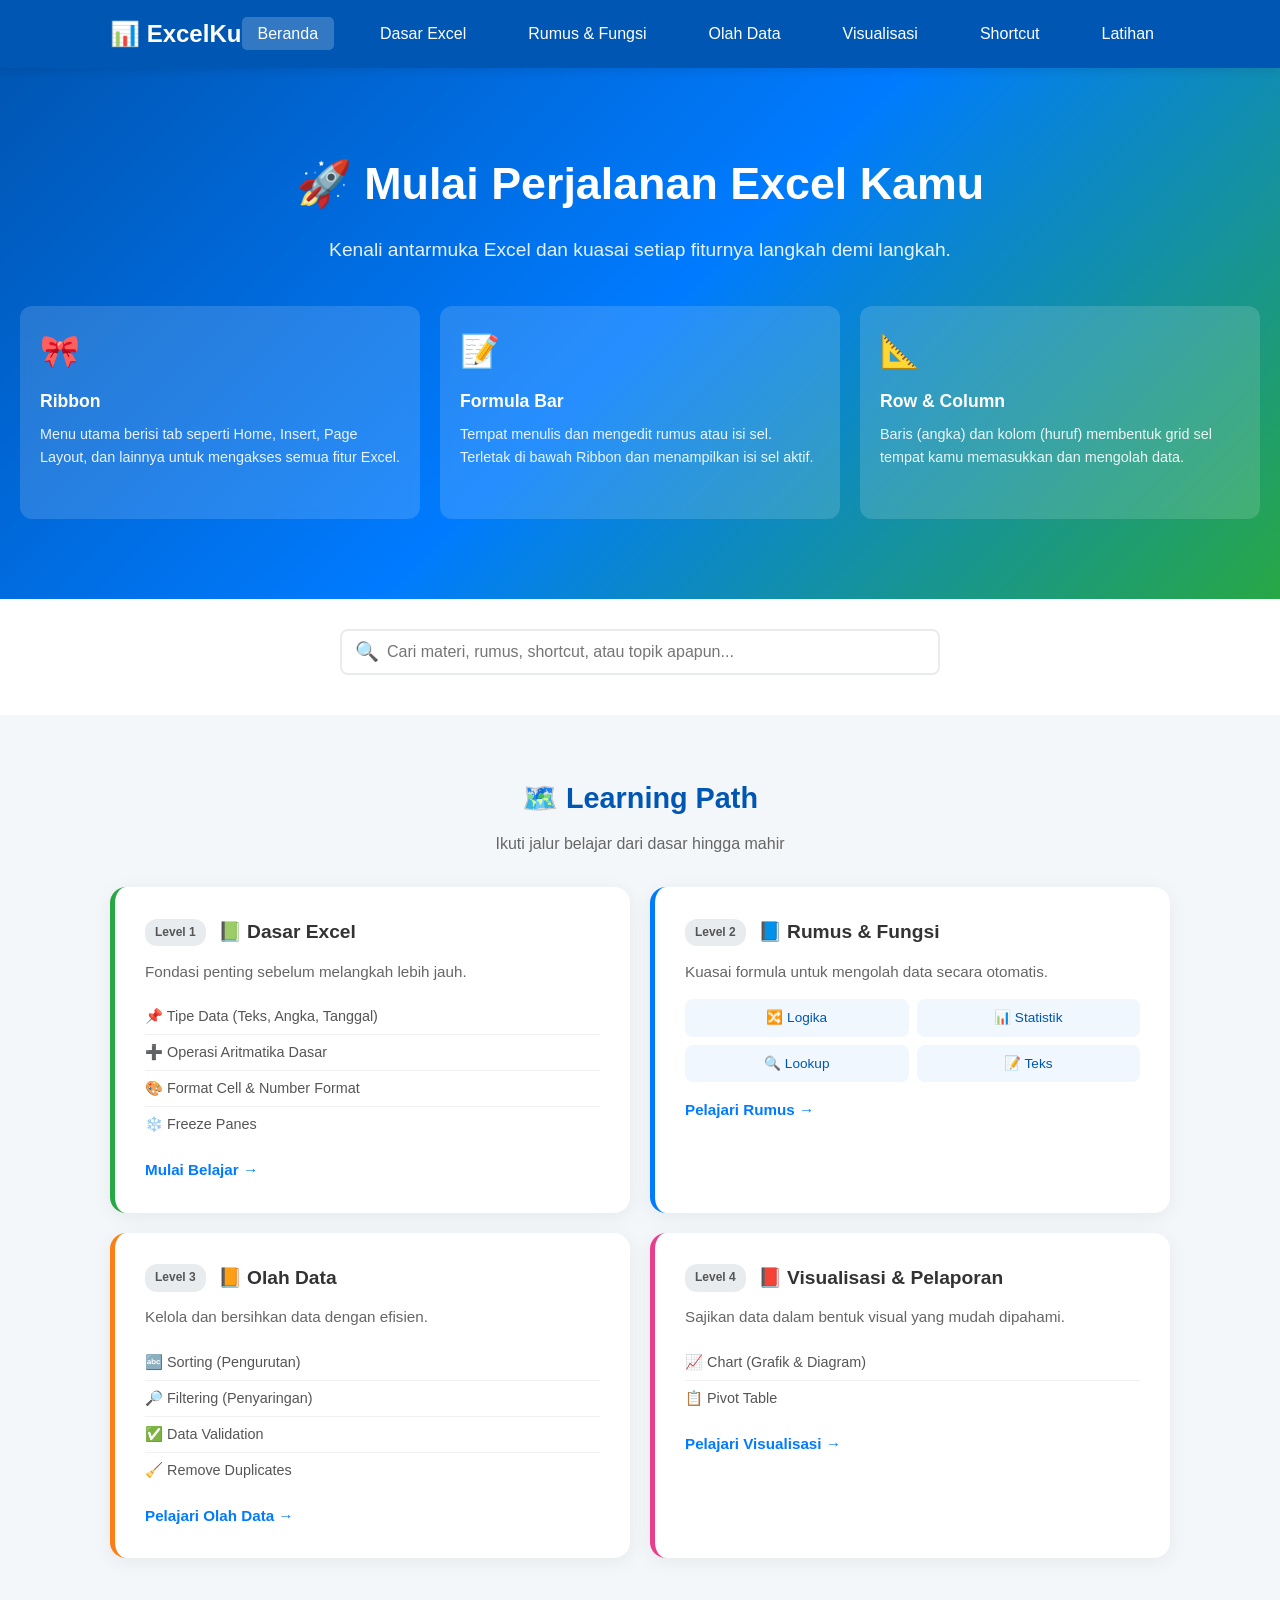
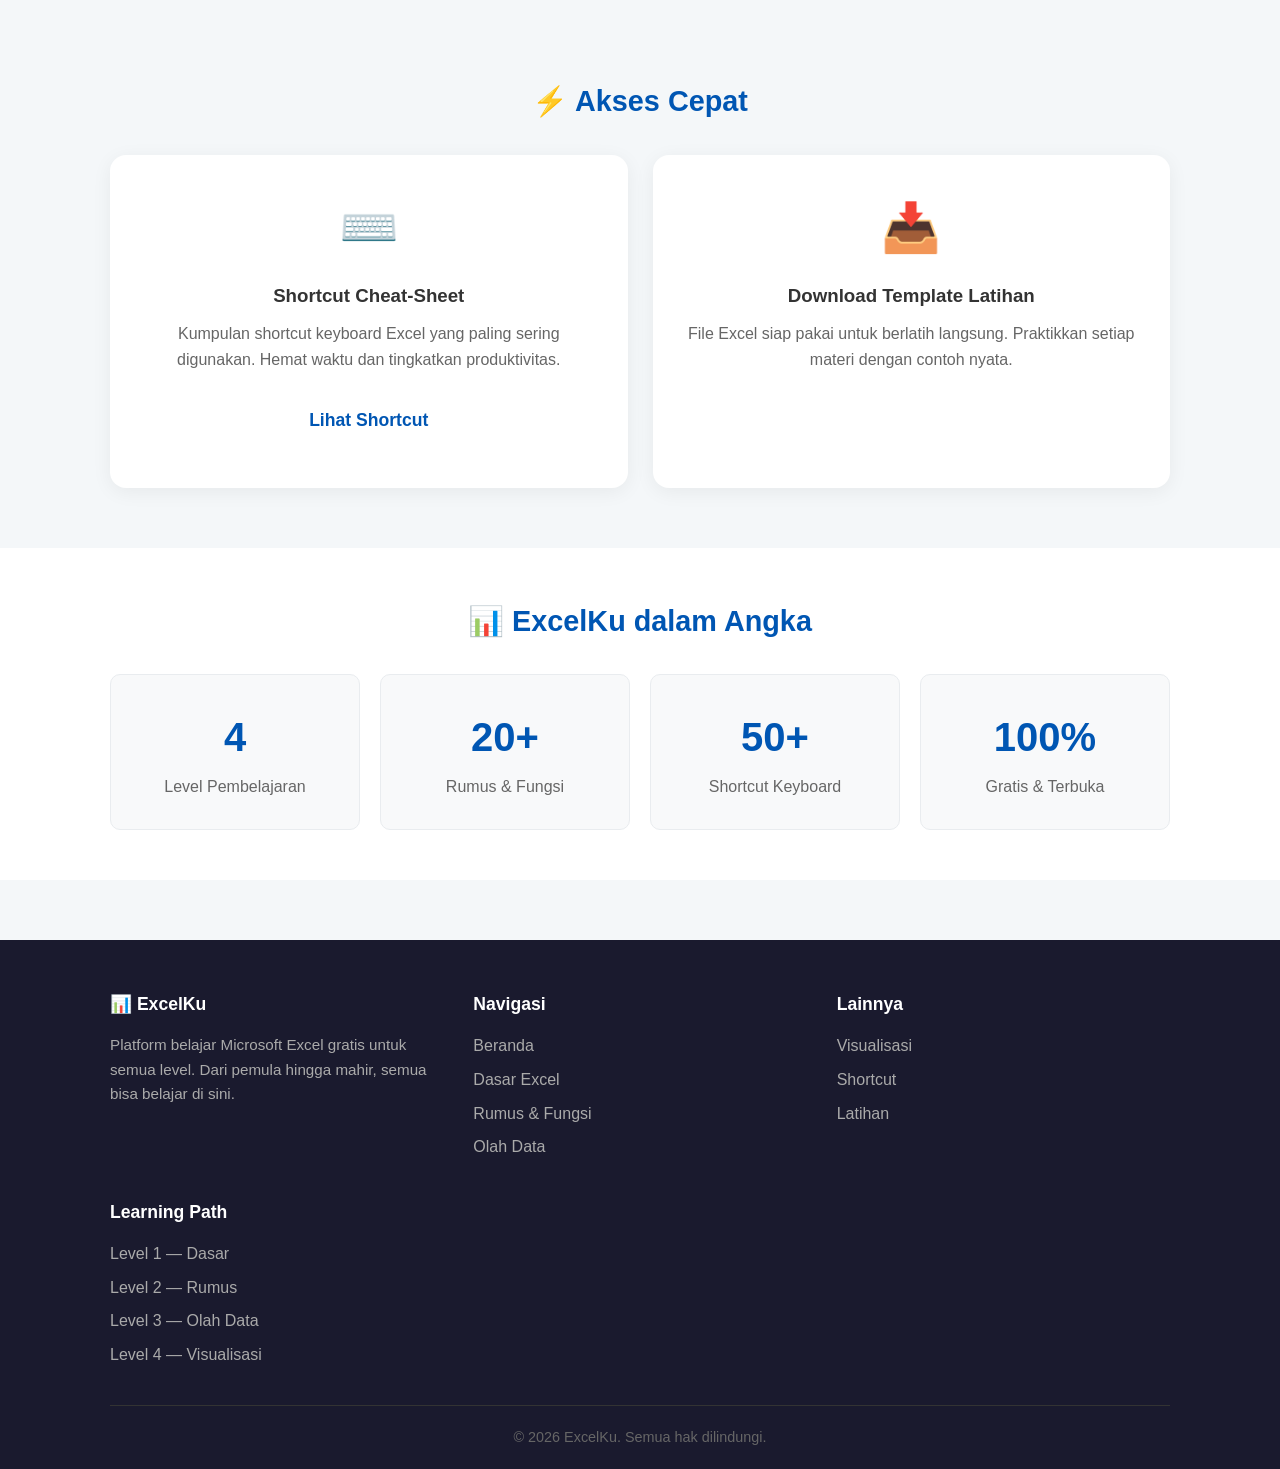
<file: index.html>
<!DOCTYPE html>
<html lang="id">
<head>
    <meta charset="UTF-8">
    <meta name="viewport" content="width=device-width, initial-scale=1.0">
    <title>ExcelKu - Dashboard Belajar Microsoft Excel</title>
    <link rel="stylesheet" href="style.css">
</head>
<body>

    <!-- Navbar -->
    <nav class="navbar">
        <div class="nav-container">
            <a href="index.html" class="nav-logo">📊 ExcelKu</a>
            <button class="hamburger" id="hamburger">
                <span></span>
                <span></span>
                <span></span>
            </button>
            <ul class="nav-menu" id="navMenu">
                <li><a href="index.html" class="nav-link active">Beranda</a></li>
                <li><a href="dasar.html" class="nav-link">Dasar Excel</a></li>
                <li><a href="rumus.html" class="nav-link">Rumus &amp; Fungsi</a></li>
                <li><a href="olahdata.html" class="nav-link">Olah Data</a></li>
                <li><a href="visualisasi.html" class="nav-link">Visualisasi</a></li>
                <li><a href="shortcut.html" class="nav-link">Shortcut</a></li>
                <li><a href="latihan.html" class="nav-link">Latihan</a></li>
            </ul>
        </div>
    </nav>

    <!-- Hero Section -->
    <section class="hero">
        <div class="hero-content">
            <h1>🚀 Mulai Perjalanan Excel Kamu</h1>
            <p>Kenali antarmuka Excel dan kuasai setiap fiturnya langkah demi langkah.</p>
            <div class="hero-excel-intro">
                <div class="excel-feature">
                    <span class="excel-feature-icon">🎀</span>
                    <h3>Ribbon</h3>
                    <p>Menu utama berisi tab seperti Home, Insert, Page Layout, dan lainnya untuk mengakses semua fitur Excel.</p>
                </div>
                <div class="excel-feature">
                    <span class="excel-feature-icon">📝</span>
                    <h3>Formula Bar</h3>
                    <p>Tempat menulis dan mengedit rumus atau isi sel. Terletak di bawah Ribbon dan menampilkan isi sel aktif.</p>
                </div>
                <div class="excel-feature">
                    <span class="excel-feature-icon">📐</span>
                    <h3>Row &amp; Column</h3>
                    <p>Baris (angka) dan kolom (huruf) membentuk grid sel tempat kamu memasukkan dan mengolah data.</p>
                </div>
            </div>
        </div>
    </section>

    <!-- Live Search Bar -->
    <section class="search-section">
        <div class="container-main">
            <div class="search-wrapper">
                <span class="search-icon">🔍</span>
                <input type="text" id="liveSearch" class="search-input" placeholder="Cari materi, rumus, shortcut, atau topik apapun...">
            </div>
            <div id="searchResults" class="search-results"></div>
        </div>
    </section>

    <!-- Learning Path Bento Grid -->
    <section class="learning-path-section">
        <div class="container-main">
            <h2 class="section-title">🗺️ Learning Path</h2>
            <p class="section-subtitle">Ikuti jalur belajar dari dasar hingga mahir</p>
            <div class="bento-grid">

                <!-- Level 1: Dasar -->
                <div class="bento-card bento-level-1">
                    <div class="bento-header">
                        <span class="bento-level-badge">Level 1</span>
                        <h3>📗 Dasar Excel</h3>
                    </div>
                    <p class="bento-desc">Fondasi penting sebelum melangkah lebih jauh.</p>
                    <ul class="bento-topics">
                        <li>📌 Tipe Data (Teks, Angka, Tanggal)</li>
                        <li>➕ Operasi Aritmatika Dasar</li>
                        <li>🎨 Format Cell &amp; Number Format</li>
                        <li>❄️ Freeze Panes</li>
                    </ul>
                    <a href="dasar.html" class="bento-link">Mulai Belajar →</a>
                </div>

                <!-- Level 2: Rumus & Fungsi -->
                <div class="bento-card bento-level-2">
                    <div class="bento-header">
                        <span class="bento-level-badge">Level 2</span>
                        <h3>📘 Rumus &amp; Fungsi</h3>
                    </div>
                    <p class="bento-desc">Kuasai formula untuk mengolah data secara otomatis.</p>
                    <div class="bento-sub-grid">
                        <span class="bento-sub-item">🔀 Logika</span>
                        <span class="bento-sub-item">📊 Statistik</span>
                        <span class="bento-sub-item">🔍 Lookup</span>
                        <span class="bento-sub-item">📝 Teks</span>
                    </div>
                    <a href="rumus.html" class="bento-link">Pelajari Rumus →</a>
                </div>

                <!-- Level 3: Olah Data -->
                <div class="bento-card bento-level-3">
                    <div class="bento-header">
                        <span class="bento-level-badge">Level 3</span>
                        <h3>📙 Olah Data</h3>
                    </div>
                    <p class="bento-desc">Kelola dan bersihkan data dengan efisien.</p>
                    <ul class="bento-topics">
                        <li>🔤 Sorting (Pengurutan)</li>
                        <li>🔎 Filtering (Penyaringan)</li>
                        <li>✅ Data Validation</li>
                        <li>🧹 Remove Duplicates</li>
                    </ul>
                    <a href="olahdata.html" class="bento-link">Pelajari Olah Data →</a>
                </div>

                <!-- Level 4: Visualisasi & Pelaporan -->
                <div class="bento-card bento-level-4">
                    <div class="bento-header">
                        <span class="bento-level-badge">Level 4</span>
                        <h3>📕 Visualisasi &amp; Pelaporan</h3>
                    </div>
                    <p class="bento-desc">Sajikan data dalam bentuk visual yang mudah dipahami.</p>
                    <ul class="bento-topics">
                        <li>📈 Chart (Grafik &amp; Diagram)</li>
                        <li>📋 Pivot Table</li>
                    </ul>
                    <a href="visualisasi.html" class="bento-link">Pelajari Visualisasi →</a>
                </div>

            </div>
        </div>
    </section>

    <!-- Quick Access Cards -->
    <section class="quick-access-section">
        <div class="container-main">
            <h2 class="section-title">⚡ Akses Cepat</h2>
            <div class="quick-cards-grid">
                <div class="quick-card quick-card-shortcut">
                    <div class="quick-card-icon">⌨️</div>
                    <h3>Shortcut Cheat-Sheet</h3>
                    <p>Kumpulan shortcut keyboard Excel yang paling sering digunakan. Hemat waktu dan tingkatkan produktivitas.</p>
                    <a href="shortcut.html" class="btn btn-primary">Lihat Shortcut</a>
                </div>
                <div class="quick-card quick-card-template">
                    <div class="quick-card-icon">📥</div>
                    <h3>Download Template Latihan</h3>
                    <p>File Excel siap pakai untuk berlatih langsung. Praktikkan setiap materi dengan contoh nyata.</p>
                    <a href="latihan.html" class="btn btn-secondary">Download Template</a>
                </div>
            </div>
        </div>
    </section>

    <!-- Stats Section -->
    <section class="stats-section">
        <div class="container-main">
            <h2 class="section-title">📊 ExcelKu dalam Angka</h2>
            <div class="stats-grid">
                <div class="stat-card">
                    <span class="stat-number">4</span>
                    <span class="stat-label">Level Pembelajaran</span>
                </div>
                <div class="stat-card">
                    <span class="stat-number">20+</span>
                    <span class="stat-label">Rumus &amp; Fungsi</span>
                </div>
                <div class="stat-card">
                    <span class="stat-number">50+</span>
                    <span class="stat-label">Shortcut Keyboard</span>
                </div>
                <div class="stat-card">
                    <span class="stat-number">100%</span>
                    <span class="stat-label">Gratis &amp; Terbuka</span>
                </div>
            </div>
        </div>
    </section>

    <!-- Footer -->
    <footer>
        <div class="container-main">
            <div class="footer-grid">
                <div class="footer-col">
                    <h4>📊 ExcelKu</h4>
                    <p>Platform belajar Microsoft Excel gratis untuk semua level. Dari pemula hingga mahir, semua bisa belajar di sini.</p>
                </div>
                <div class="footer-col">
                    <h4>Navigasi</h4>
                    <ul>
                        <li><a href="index.html">Beranda</a></li>
                        <li><a href="dasar.html">Dasar Excel</a></li>
                        <li><a href="rumus.html">Rumus &amp; Fungsi</a></li>
                        <li><a href="olahdata.html">Olah Data</a></li>
                    </ul>
                </div>
                <div class="footer-col">
                    <h4>Lainnya</h4>
                    <ul>
                        <li><a href="visualisasi.html">Visualisasi</a></li>
                        <li><a href="shortcut.html">Shortcut</a></li>
                        <li><a href="latihan.html">Latihan</a></li>
                    </ul>
                </div>
                <div class="footer-col">
                    <h4>Learning Path</h4>
                    <ul>
                        <li><a href="dasar.html">Level 1 — Dasar</a></li>
                        <li><a href="rumus.html">Level 2 — Rumus</a></li>
                        <li><a href="olahdata.html">Level 3 — Olah Data</a></li>
                        <li><a href="visualisasi.html">Level 4 — Visualisasi</a></li>
                    </ul>
                </div>
            </div>
            <div class="footer-bottom">
                <p>&copy; 2026 ExcelKu. Semua hak dilindungi.</p>
            </div>
        </div>
    </footer>

    <script src="script.js"></script>
</body>
</html>
</file>
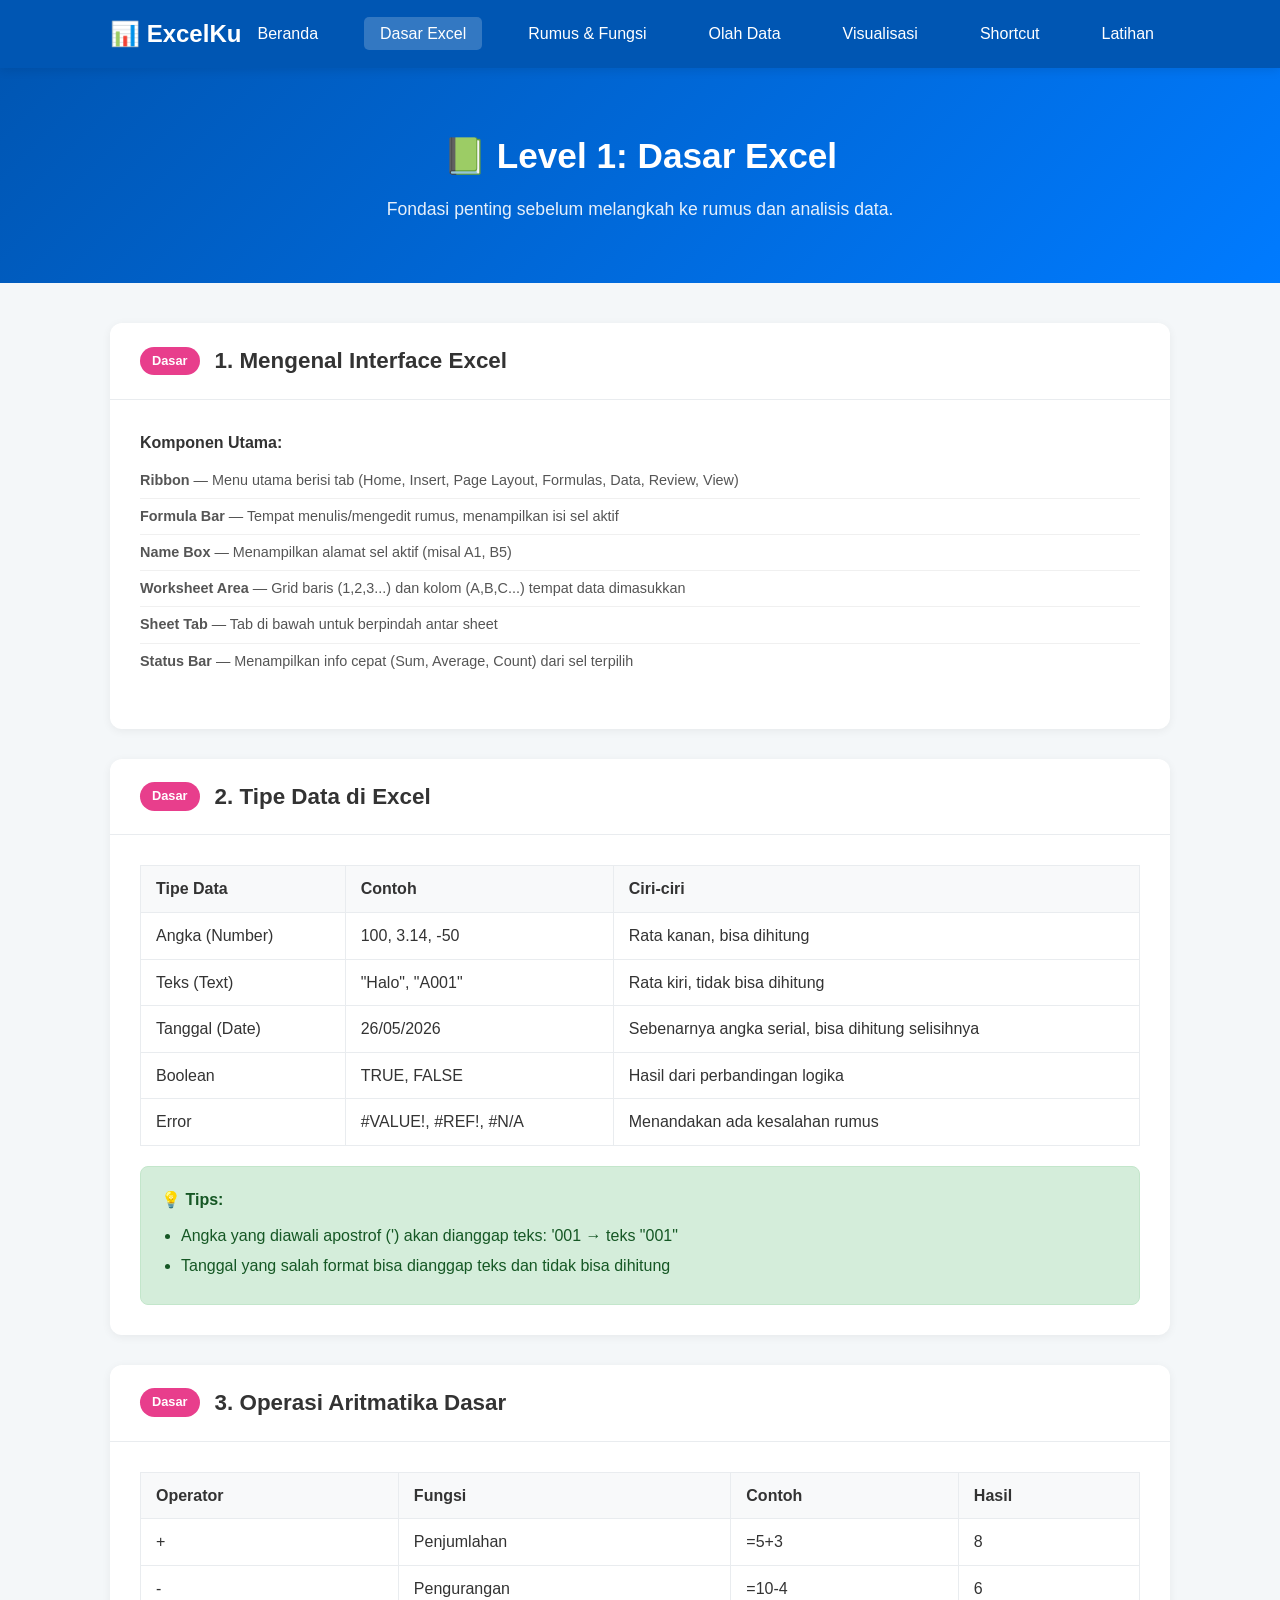
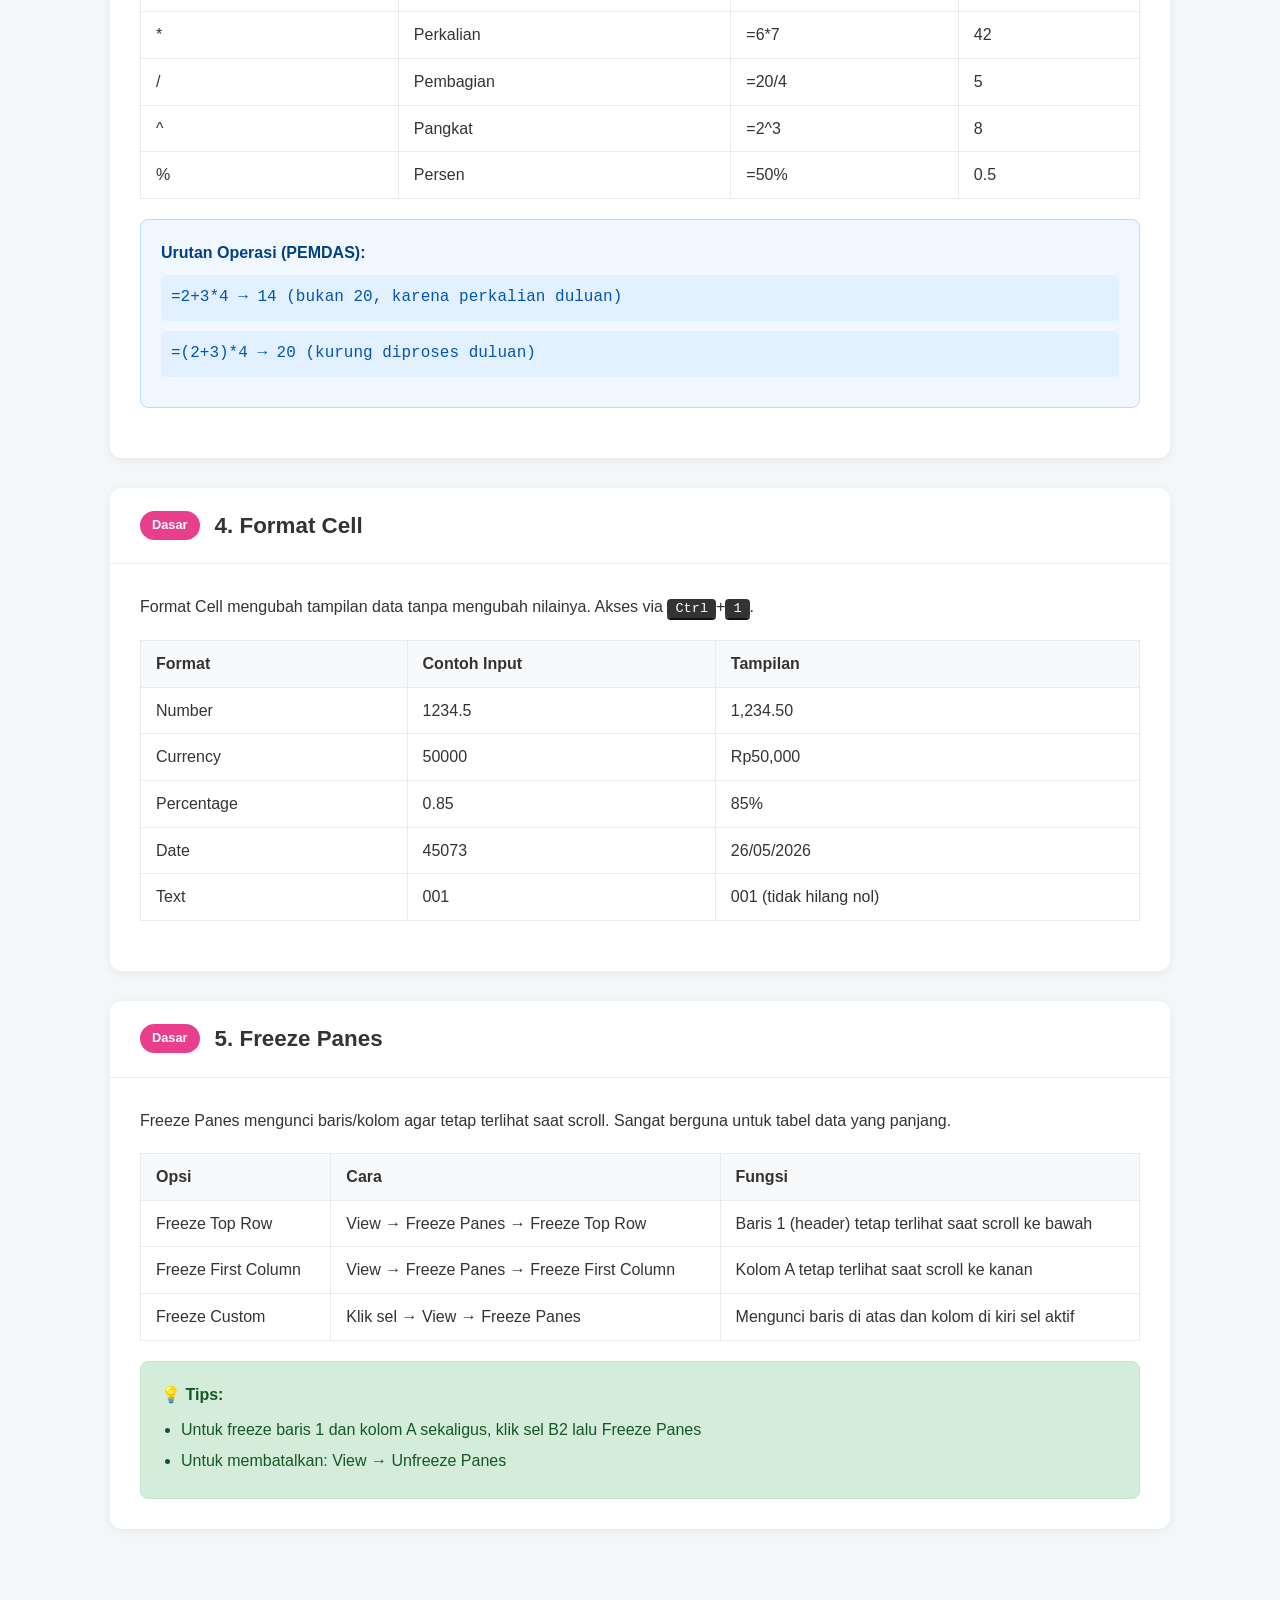
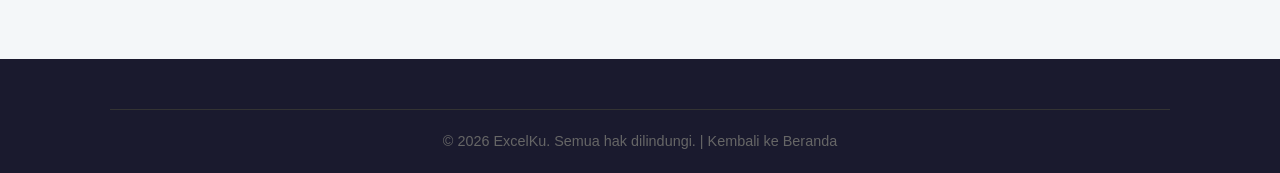
<file: dasar.html>
<!DOCTYPE html>
<html lang="id">
<head>
    <meta charset="UTF-8">
    <meta name="viewport" content="width=device-width, initial-scale=1.0">
    <title>Dasar Excel - ExcelKu</title>
    <link rel="stylesheet" href="style.css">
</head>
<body>
    <nav class="navbar">
        <div class="nav-container">
            <a href="index.html" class="nav-logo">📊 ExcelKu</a>
            <button class="hamburger" id="hamburger"><span></span><span></span><span></span></button>
            <ul class="nav-menu" id="navMenu">
                <li><a href="index.html" class="nav-link">Beranda</a></li>
                <li><a href="dasar.html" class="nav-link active">Dasar Excel</a></li>
                <li><a href="rumus.html" class="nav-link">Rumus &amp; Fungsi</a></li>
                <li><a href="olahdata.html" class="nav-link">Olah Data</a></li>
                <li><a href="visualisasi.html" class="nav-link">Visualisasi</a></li>
                <li><a href="shortcut.html" class="nav-link">Shortcut</a></li>
                <li><a href="latihan.html" class="nav-link">Latihan</a></li>
            </ul>
        </div>
    </nav>

    <section class="page-header">
        <h1>📗 Level 1: Dasar Excel</h1>
        <p>Fondasi penting sebelum melangkah ke rumus dan analisis data.</p>
    </section>

    <section class="formulas-section">
        <div class="container-main">

            <article class="formula-article">
                <div class="formula-header"><span class="category-badge badge-data">Dasar</span><h2>1. Mengenal Interface Excel</h2></div>
                <div class="formula-body">
                    <div class="explanation">
                        <h4>Komponen Utama:</h4>
                        <ul class="bento-topics">
                            <li><strong>Ribbon</strong> — Menu utama berisi tab (Home, Insert, Page Layout, Formulas, Data, Review, View)</li>
                            <li><strong>Formula Bar</strong> — Tempat menulis/mengedit rumus, menampilkan isi sel aktif</li>
                            <li><strong>Name Box</strong> — Menampilkan alamat sel aktif (misal A1, B5)</li>
                            <li><strong>Worksheet Area</strong> — Grid baris (1,2,3...) dan kolom (A,B,C...) tempat data dimasukkan</li>
                            <li><strong>Sheet Tab</strong> — Tab di bawah untuk berpindah antar sheet</li>
                            <li><strong>Status Bar</strong> — Menampilkan info cepat (Sum, Average, Count) dari sel terpilih</li>
                        </ul>
                    </div>
                </div>
            </article>

            <article class="formula-article">
                <div class="formula-header"><span class="category-badge badge-data">Dasar</span><h2>2. Tipe Data di Excel</h2></div>
                <div class="formula-body">
                    <div class="params-table">
                        <table>
                            <tr><th>Tipe Data</th><th>Contoh</th><th>Ciri-ciri</th></tr>
                            <tr><td>Angka (Number)</td><td>100, 3.14, -50</td><td>Rata kanan, bisa dihitung</td></tr>
                            <tr><td>Teks (Text)</td><td>"Halo", "A001"</td><td>Rata kiri, tidak bisa dihitung</td></tr>
                            <tr><td>Tanggal (Date)</td><td>26/05/2026</td><td>Sebenarnya angka serial, bisa dihitung selisihnya</td></tr>
                            <tr><td>Boolean</td><td>TRUE, FALSE</td><td>Hasil dari perbandingan logika</td></tr>
                            <tr><td>Error</td><td>#VALUE!, #REF!, #N/A</td><td>Menandakan ada kesalahan rumus</td></tr>
                        </table>
                    </div>
                    <div class="tips-box">
                        <h4>💡 Tips:</h4>
                        <ul><li>Angka yang diawali apostrof (') akan dianggap teks: '001 → teks "001"</li><li>Tanggal yang salah format bisa dianggap teks dan tidak bisa dihitung</li></ul>
                    </div>
                </div>
            </article>

            <article class="formula-article">
                <div class="formula-header"><span class="category-badge badge-data">Dasar</span><h2>3. Operasi Aritmatika Dasar</h2></div>
                <div class="formula-body">
                    <div class="params-table">
                        <table>
                            <tr><th>Operator</th><th>Fungsi</th><th>Contoh</th><th>Hasil</th></tr>
                            <tr><td>+</td><td>Penjumlahan</td><td>=5+3</td><td>8</td></tr>
                            <tr><td>-</td><td>Pengurangan</td><td>=10-4</td><td>6</td></tr>
                            <tr><td>*</td><td>Perkalian</td><td>=6*7</td><td>42</td></tr>
                            <tr><td>/</td><td>Pembagian</td><td>=20/4</td><td>5</td></tr>
                            <tr><td>^</td><td>Pangkat</td><td>=2^3</td><td>8</td></tr>
                            <tr><td>%</td><td>Persen</td><td>=50%</td><td>0.5</td></tr>
                        </table>
                    </div>
                    <div class="example-box">
                        <h4>Urutan Operasi (PEMDAS):</h4>
                        <code>=2+3*4 → 14 (bukan 20, karena perkalian duluan)</code>
                        <code>=(2+3)*4 → 20 (kurung diproses duluan)</code>
                    </div>
                </div>
            </article>

            <article class="formula-article">
                <div class="formula-header"><span class="category-badge badge-data">Dasar</span><h2>4. Format Cell</h2></div>
                <div class="formula-body">
                    <div class="explanation">
                        <p>Format Cell mengubah tampilan data tanpa mengubah nilainya. Akses via <kbd>Ctrl</kbd>+<kbd>1</kbd>.</p>
                    </div>
                    <div class="params-table">
                        <table>
                            <tr><th>Format</th><th>Contoh Input</th><th>Tampilan</th></tr>
                            <tr><td>Number</td><td>1234.5</td><td>1,234.50</td></tr>
                            <tr><td>Currency</td><td>50000</td><td>Rp50,000</td></tr>
                            <tr><td>Percentage</td><td>0.85</td><td>85%</td></tr>
                            <tr><td>Date</td><td>45073</td><td>26/05/2026</td></tr>
                            <tr><td>Text</td><td>001</td><td>001 (tidak hilang nol)</td></tr>
                        </table>
                    </div>
                </div>
            </article>

            <article class="formula-article">
                <div class="formula-header"><span class="category-badge badge-data">Dasar</span><h2>5. Freeze Panes</h2></div>
                <div class="formula-body">
                    <div class="explanation">
                        <p>Freeze Panes mengunci baris/kolom agar tetap terlihat saat scroll. Sangat berguna untuk tabel data yang panjang.</p>
                    </div>
                    <div class="params-table">
                        <table>
                            <tr><th>Opsi</th><th>Cara</th><th>Fungsi</th></tr>
                            <tr><td>Freeze Top Row</td><td>View → Freeze Panes → Freeze Top Row</td><td>Baris 1 (header) tetap terlihat saat scroll ke bawah</td></tr>
                            <tr><td>Freeze First Column</td><td>View → Freeze Panes → Freeze First Column</td><td>Kolom A tetap terlihat saat scroll ke kanan</td></tr>
                            <tr><td>Freeze Custom</td><td>Klik sel → View → Freeze Panes</td><td>Mengunci baris di atas dan kolom di kiri sel aktif</td></tr>
                        </table>
                    </div>
                    <div class="tips-box">
                        <h4>💡 Tips:</h4>
                        <ul><li>Untuk freeze baris 1 dan kolom A sekaligus, klik sel B2 lalu Freeze Panes</li><li>Untuk membatalkan: View → Unfreeze Panes</li></ul>
                    </div>
                </div>
            </article>

        </div>
    </section>

    <footer>
        <div class="container-main">
            <div class="footer-bottom">
                <p>&copy; 2026 ExcelKu. Semua hak dilindungi. | <a href="index.html">Kembali ke Beranda</a></p>
            </div>
        </div>
    </footer>
    <script src="script.js"></script>
</body>
</html>
</file>
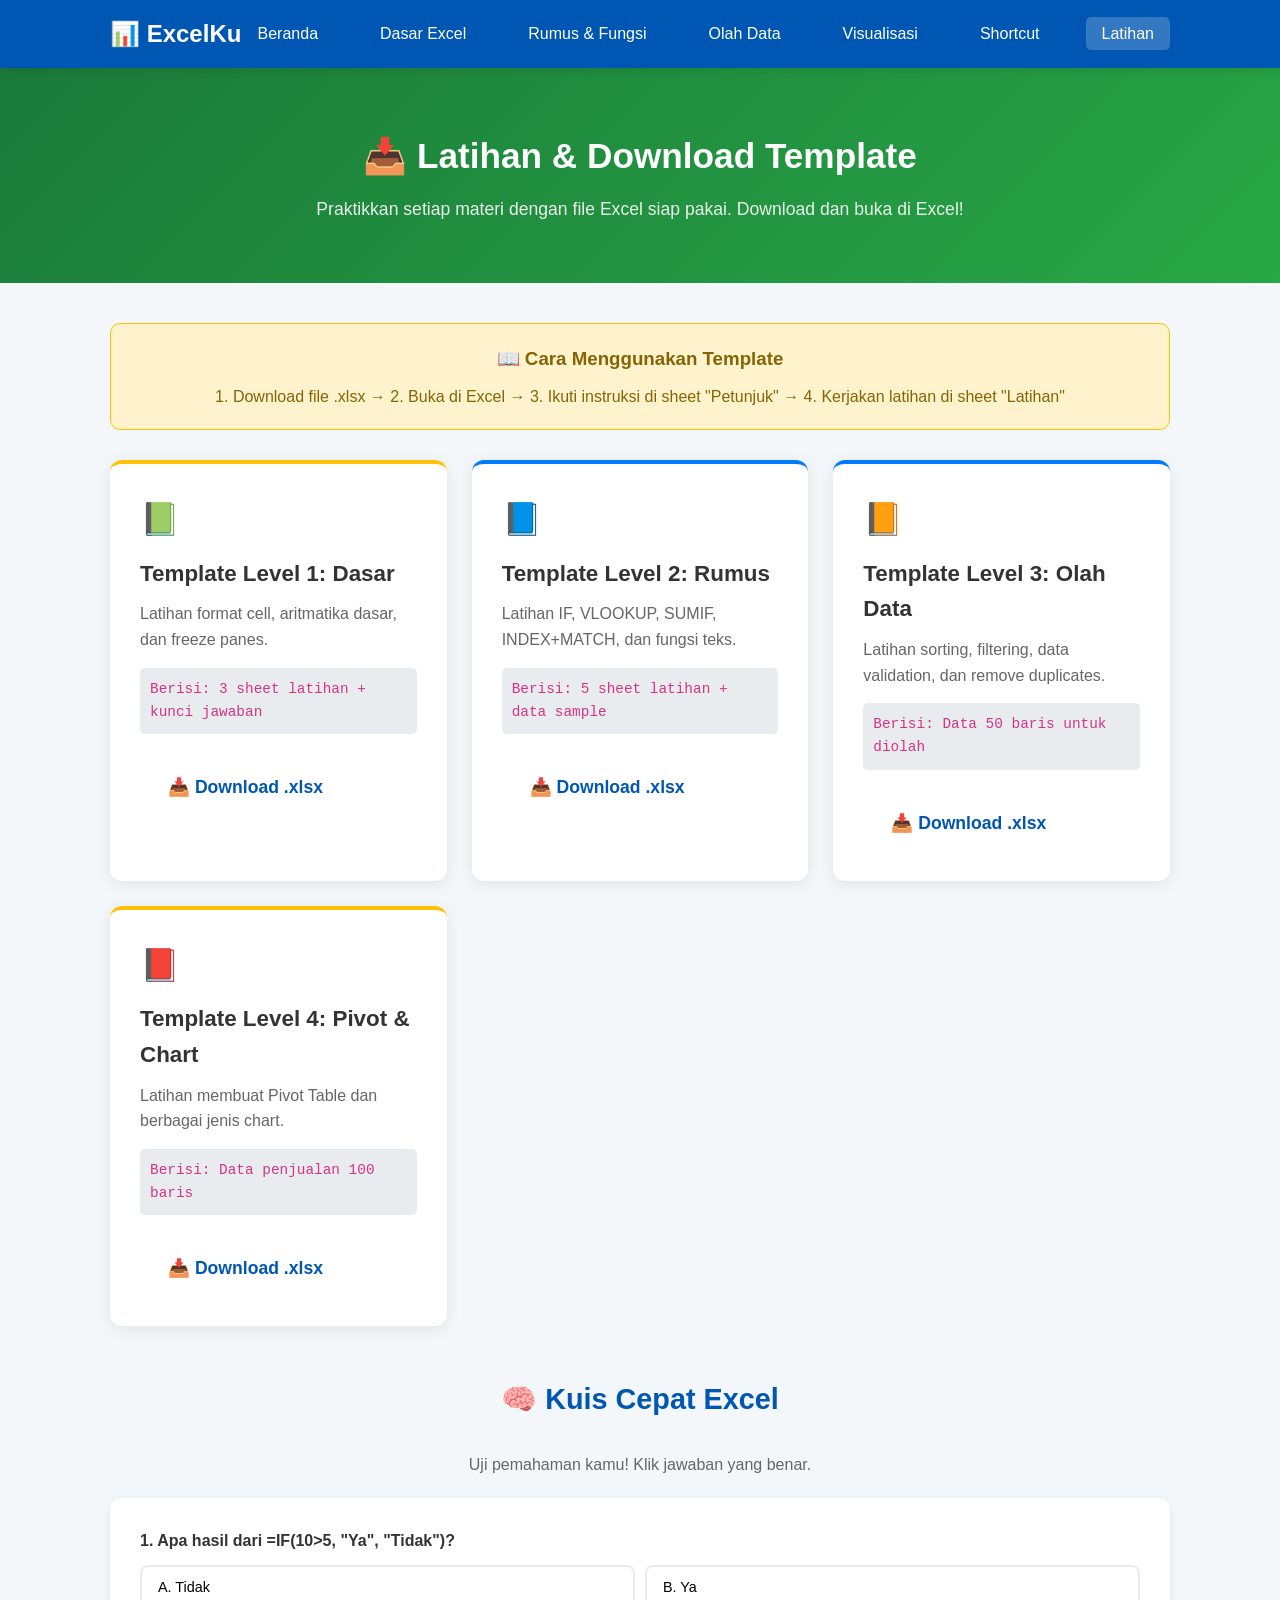
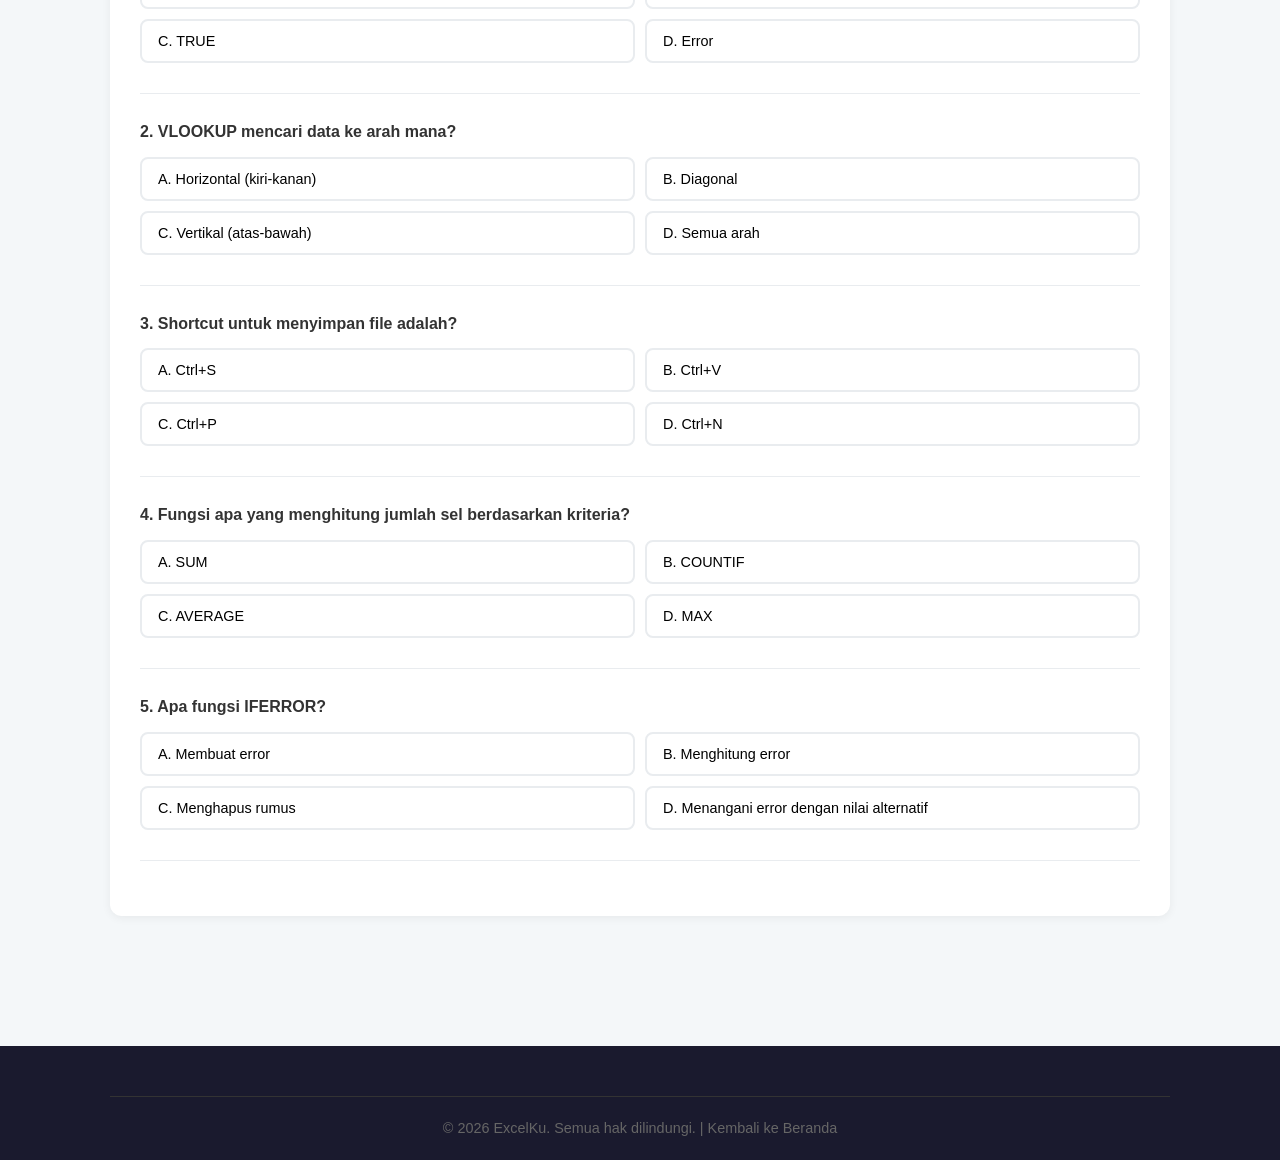
<file: latihan.html>
<!DOCTYPE html>
<html lang="id">
<head>
    <meta charset="UTF-8">
    <meta name="viewport" content="width=device-width, initial-scale=1.0">
    <title>Latihan & Download Template - ExcelKu</title>
    <link rel="stylesheet" href="style.css">
</head>
<body>
    <nav class="navbar">
        <div class="nav-container">
            <a href="index.html" class="nav-logo">📊 ExcelKu</a>
            <button class="hamburger" id="hamburger"><span></span><span></span><span></span></button>
            <ul class="nav-menu" id="navMenu">
                <li><a href="index.html" class="nav-link">Beranda</a></li>
                <li><a href="dasar.html" class="nav-link">Dasar Excel</a></li>
                <li><a href="rumus.html" class="nav-link">Rumus &amp; Fungsi</a></li>
                <li><a href="olahdata.html" class="nav-link">Olah Data</a></li>
                <li><a href="visualisasi.html" class="nav-link">Visualisasi</a></li>
                <li><a href="shortcut.html" class="nav-link">Shortcut</a></li>
                <li><a href="latihan.html" class="nav-link active">Latihan</a></li>
            </ul>
        </div>
    </nav>

    <section class="page-header page-header-shortcut">
        <h1>📥 Latihan &amp; Download Template</h1>
        <p>Praktikkan setiap materi dengan file Excel siap pakai. Download dan buka di Excel!</p>
    </section>

    <section class="formulas-section">
        <div class="container-main">

            <div class="guide-box" style="margin-bottom:30px;">
                <h3>📖 Cara Menggunakan Template</h3>
                <p>1. Download file .xlsx → 2. Buka di Excel → 3. Ikuti instruksi di sheet "Petunjuk" → 4. Kerjakan latihan di sheet "Latihan"</p>
            </div>

            <div class="cards-grid">
                <div class="formula-card card-logic">
                    <div class="card-icon">📗</div>
                    <h3>Template Level 1: Dasar</h3>
                    <p>Latihan format cell, aritmatika dasar, dan freeze panes.</p>
                    <code>Berisi: 3 sheet latihan + kunci jawaban</code>
                    <a href="templates/Template_Level1_Dasar.xlsx" download class="btn btn-primary" style="margin-top:10px; display:inline-block;">📥 Download .xlsx</a>
                </div>
                <div class="formula-card card-reference">
                    <div class="card-icon">📘</div>
                    <h3>Template Level 2: Rumus</h3>
                    <p>Latihan IF, VLOOKUP, SUMIF, INDEX+MATCH, dan fungsi teks.</p>
                    <code>Berisi: 5 sheet latihan + data sample</code>
                    <a href="templates/Template_Level2_Rumus.xlsx" download class="btn btn-primary" style="margin-top:10px; display:inline-block;">📥 Download .xlsx</a>
                </div>
                <div class="formula-card card-reference">
                    <div class="card-icon">📙</div>
                    <h3>Template Level 3: Olah Data</h3>
                    <p>Latihan sorting, filtering, data validation, dan remove duplicates.</p>
                    <code>Berisi: Data 50 baris untuk diolah</code>
                    <a href="templates/Template_Level3_OlahData.xlsx" download class="btn btn-primary" style="margin-top:10px; display:inline-block;">📥 Download .xlsx</a>
                </div>
                <div class="formula-card card-logic">
                    <div class="card-icon">📕</div>
                    <h3>Template Level 4: Pivot &amp; Chart</h3>
                    <p>Latihan membuat Pivot Table dan berbagai jenis chart.</p>
                    <code>Berisi: Data penjualan 100 baris</code>
                    <a href="templates/Template_Level4_Pivot_Chart.xlsx" download class="btn btn-primary" style="margin-top:10px; display:inline-block;">📥 Download .xlsx</a>
                </div>
            </div>

            <!-- Quiz Section -->
            <div style="margin-top:50px;">
                <h2 class="section-title">🧠 Kuis Cepat Excel</h2>
                <p style="text-align:center; margin-bottom:20px; color:#666;">Uji pemahaman kamu! Klik jawaban yang benar.</p>

                <div class="formula-article" id="quiz-section">
                    <div class="formula-body">
                        <div id="quiz-container">
                            <div class="quiz-question" data-correct="b">
                                <h4>1. Apa hasil dari =IF(10>5, "Ya", "Tidak")?</h4>
                                <div class="quiz-options">
                                    <button class="quiz-btn" data-answer="a" onclick="checkQuiz(this)">A. Tidak</button>
                                    <button class="quiz-btn" data-answer="b" onclick="checkQuiz(this)">B. Ya</button>
                                    <button class="quiz-btn" data-answer="c" onclick="checkQuiz(this)">C. TRUE</button>
                                    <button class="quiz-btn" data-answer="d" onclick="checkQuiz(this)">D. Error</button>
                                </div>
                                <div class="quiz-feedback"></div>
                            </div>

                            <div class="quiz-question" data-correct="c">
                                <h4>2. VLOOKUP mencari data ke arah mana?</h4>
                                <div class="quiz-options">
                                    <button class="quiz-btn" data-answer="a" onclick="checkQuiz(this)">A. Horizontal (kiri-kanan)</button>
                                    <button class="quiz-btn" data-answer="b" onclick="checkQuiz(this)">B. Diagonal</button>
                                    <button class="quiz-btn" data-answer="c" onclick="checkQuiz(this)">C. Vertikal (atas-bawah)</button>
                                    <button class="quiz-btn" data-answer="d" onclick="checkQuiz(this)">D. Semua arah</button>
                                </div>
                                <div class="quiz-feedback"></div>
                            </div>

                            <div class="quiz-question" data-correct="a">
                                <h4>3. Shortcut untuk menyimpan file adalah?</h4>
                                <div class="quiz-options">
                                    <button class="quiz-btn" data-answer="a" onclick="checkQuiz(this)">A. Ctrl+S</button>
                                    <button class="quiz-btn" data-answer="b" onclick="checkQuiz(this)">B. Ctrl+V</button>
                                    <button class="quiz-btn" data-answer="c" onclick="checkQuiz(this)">C. Ctrl+P</button>
                                    <button class="quiz-btn" data-answer="d" onclick="checkQuiz(this)">D. Ctrl+N</button>
                                </div>
                                <div class="quiz-feedback"></div>
                            </div>

                            <div class="quiz-question" data-correct="b">
                                <h4>4. Fungsi apa yang menghitung jumlah sel berdasarkan kriteria?</h4>
                                <div class="quiz-options">
                                    <button class="quiz-btn" data-answer="a" onclick="checkQuiz(this)">A. SUM</button>
                                    <button class="quiz-btn" data-answer="b" onclick="checkQuiz(this)">B. COUNTIF</button>
                                    <button class="quiz-btn" data-answer="c" onclick="checkQuiz(this)">C. AVERAGE</button>
                                    <button class="quiz-btn" data-answer="d" onclick="checkQuiz(this)">D. MAX</button>
                                </div>
                                <div class="quiz-feedback"></div>
                            </div>

                            <div class="quiz-question" data-correct="d">
                                <h4>5. Apa fungsi IFERROR?</h4>
                                <div class="quiz-options">
                                    <button class="quiz-btn" data-answer="a" onclick="checkQuiz(this)">A. Membuat error</button>
                                    <button class="quiz-btn" data-answer="b" onclick="checkQuiz(this)">B. Menghitung error</button>
                                    <button class="quiz-btn" data-answer="c" onclick="checkQuiz(this)">C. Menghapus rumus</button>
                                    <button class="quiz-btn" data-answer="d" onclick="checkQuiz(this)">D. Menangani error dengan nilai alternatif</button>
                                </div>
                                <div class="quiz-feedback"></div>
                            </div>
                        </div>
                    </div>
                </div>
            </div>

        </div>
    </section>

    <footer>
        <div class="container-main"><div class="footer-bottom"><p>&copy; 2026 ExcelKu. Semua hak dilindungi. | <a href="index.html">Kembali ke Beranda</a></p></div></div>
    </footer>
    <script src="script.js"></script>
</body>
</html>
</file>
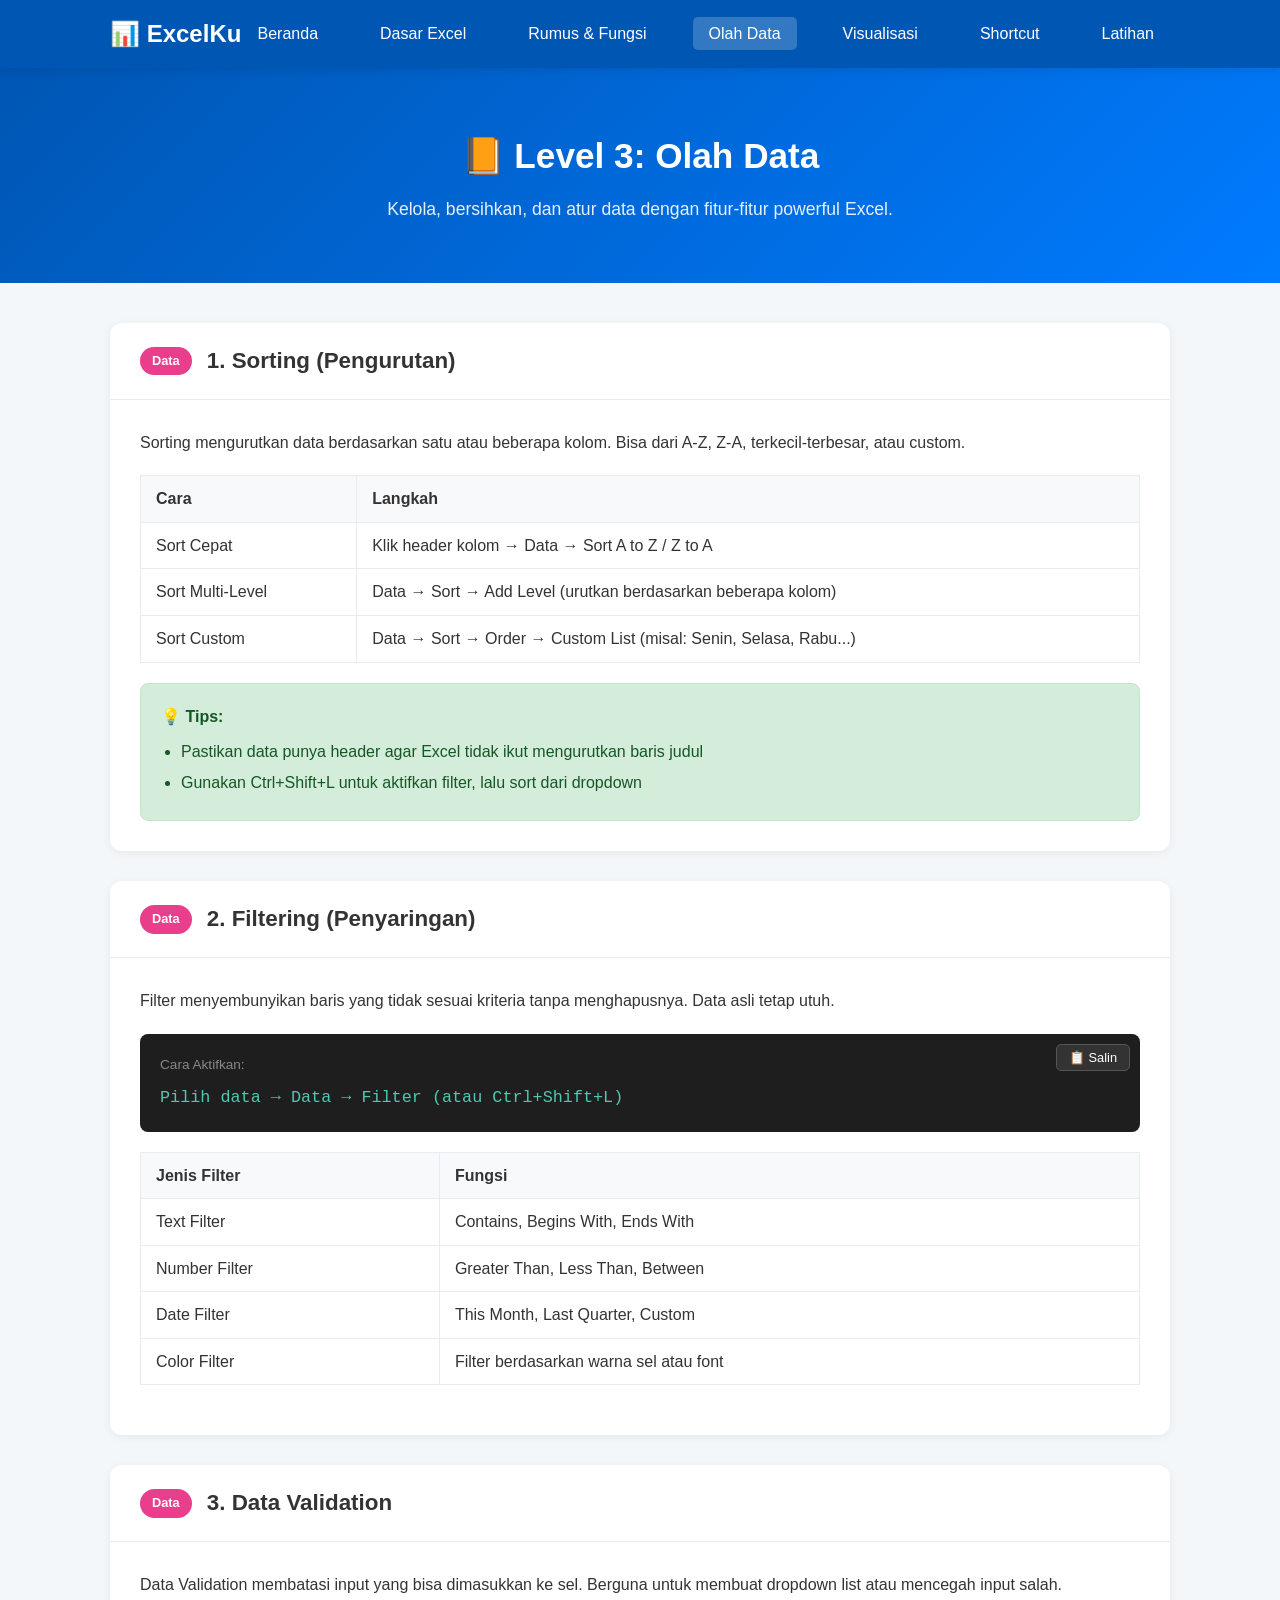
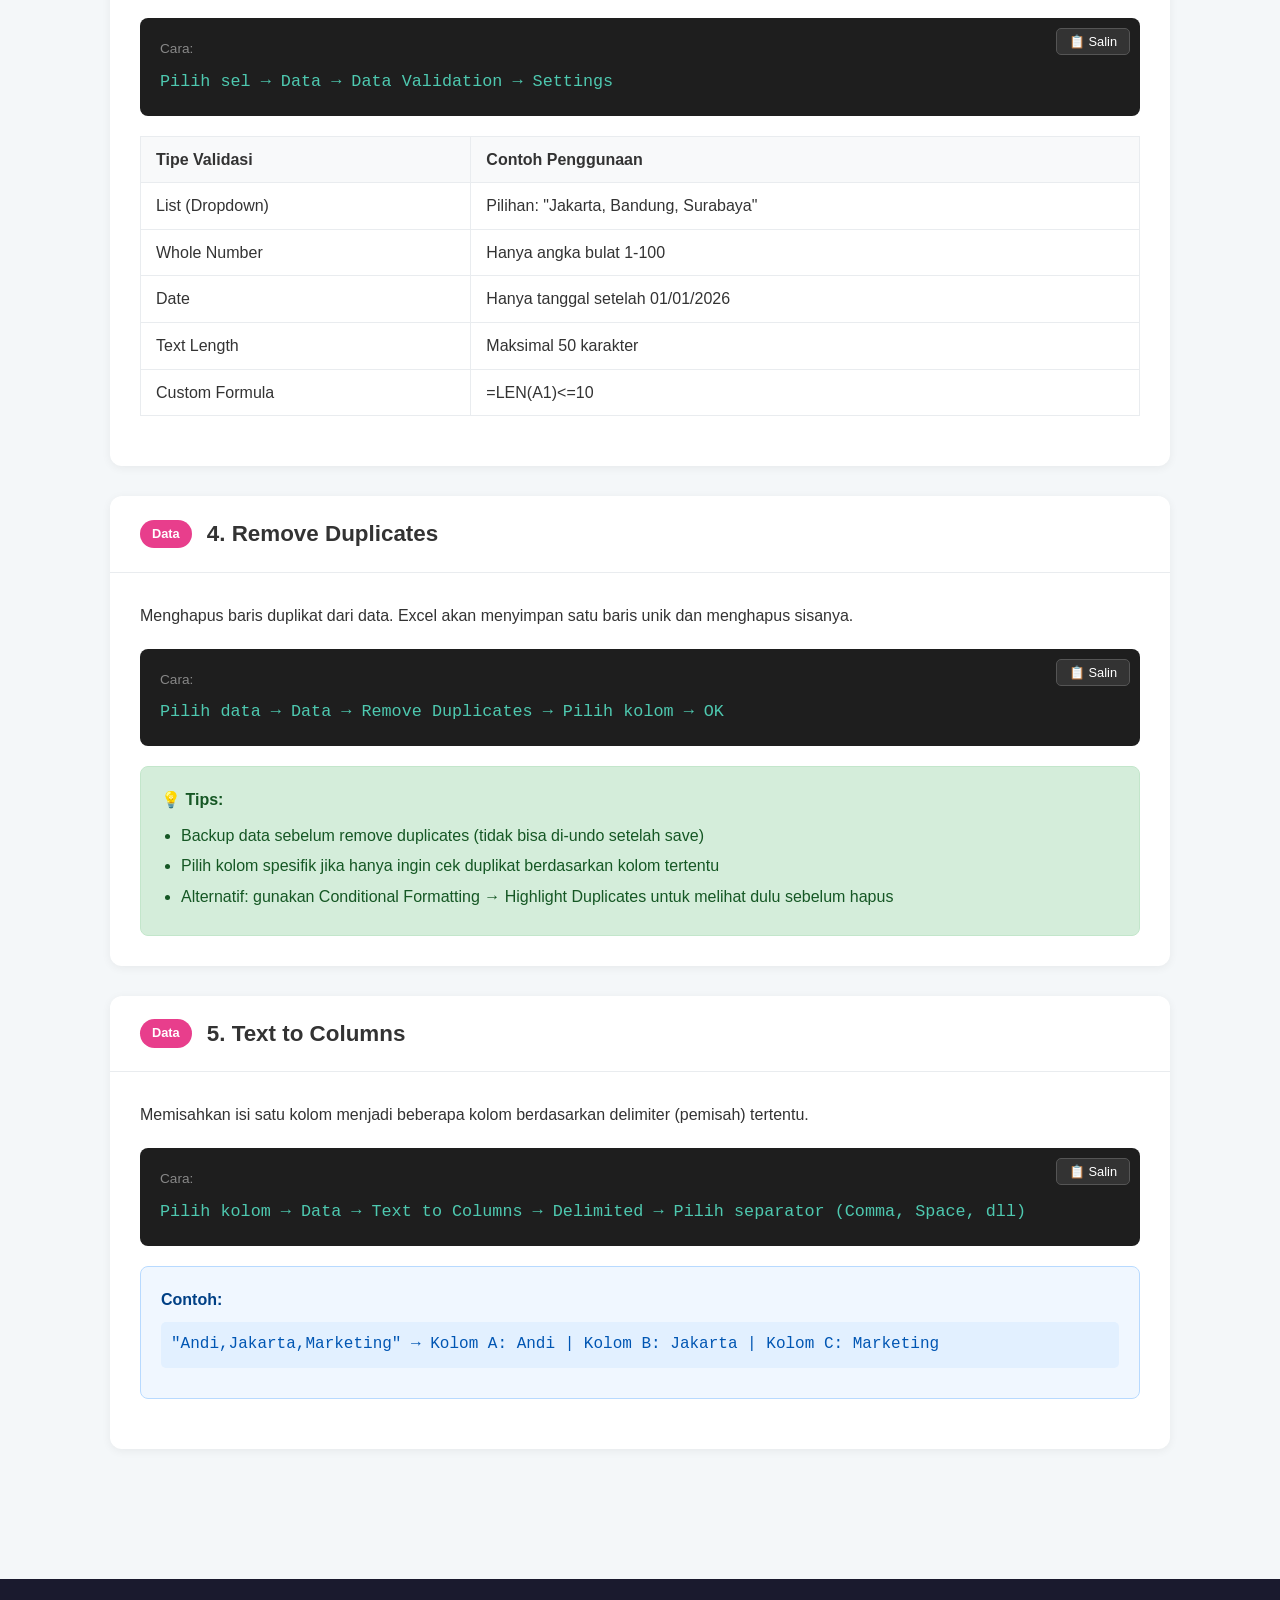
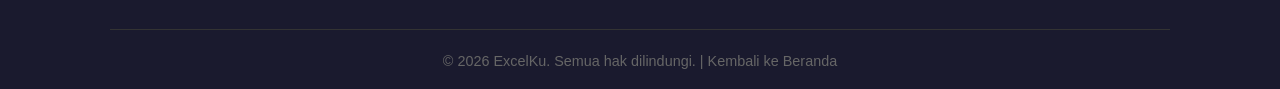
<file: olahdata.html>
<!DOCTYPE html>
<html lang="id">
<head>
    <meta charset="UTF-8">
    <meta name="viewport" content="width=device-width, initial-scale=1.0">
    <title>Olah Data - ExcelKu</title>
    <link rel="stylesheet" href="style.css">
</head>
<body>
    <nav class="navbar">
        <div class="nav-container">
            <a href="index.html" class="nav-logo">📊 ExcelKu</a>
            <button class="hamburger" id="hamburger"><span></span><span></span><span></span></button>
            <ul class="nav-menu" id="navMenu">
                <li><a href="index.html" class="nav-link">Beranda</a></li>
                <li><a href="dasar.html" class="nav-link">Dasar Excel</a></li>
                <li><a href="rumus.html" class="nav-link">Rumus &amp; Fungsi</a></li>
                <li><a href="olahdata.html" class="nav-link active">Olah Data</a></li>
                <li><a href="visualisasi.html" class="nav-link">Visualisasi</a></li>
                <li><a href="shortcut.html" class="nav-link">Shortcut</a></li>
                <li><a href="latihan.html" class="nav-link">Latihan</a></li>
            </ul>
        </div>
    </nav>

    <section class="page-header">
        <h1>📙 Level 3: Olah Data</h1>
        <p>Kelola, bersihkan, dan atur data dengan fitur-fitur powerful Excel.</p>
    </section>

    <section class="formulas-section">
        <div class="container-main">

            <article class="formula-article">
                <div class="formula-header"><span class="category-badge badge-data">Data</span><h2>1. Sorting (Pengurutan)</h2></div>
                <div class="formula-body">
                    <div class="explanation"><p>Sorting mengurutkan data berdasarkan satu atau beberapa kolom. Bisa dari A-Z, Z-A, terkecil-terbesar, atau custom.</p></div>
                    <div class="params-table">
                        <table>
                            <tr><th>Cara</th><th>Langkah</th></tr>
                            <tr><td>Sort Cepat</td><td>Klik header kolom → Data → Sort A to Z / Z to A</td></tr>
                            <tr><td>Sort Multi-Level</td><td>Data → Sort → Add Level (urutkan berdasarkan beberapa kolom)</td></tr>
                            <tr><td>Sort Custom</td><td>Data → Sort → Order → Custom List (misal: Senin, Selasa, Rabu...)</td></tr>
                        </table>
                    </div>
                    <div class="tips-box"><h4>💡 Tips:</h4><ul><li>Pastikan data punya header agar Excel tidak ikut mengurutkan baris judul</li><li>Gunakan Ctrl+Shift+L untuk aktifkan filter, lalu sort dari dropdown</li></ul></div>
                </div>
            </article>

            <article class="formula-article">
                <div class="formula-header"><span class="category-badge badge-data">Data</span><h2>2. Filtering (Penyaringan)</h2></div>
                <div class="formula-body">
                    <div class="explanation"><p>Filter menyembunyikan baris yang tidak sesuai kriteria tanpa menghapusnya. Data asli tetap utuh.</p></div>
                    <div class="syntax-box">
                        <div class="syntax-label">Cara Aktifkan:</div>
                        <code>Pilih data → Data → Filter (atau Ctrl+Shift+L)</code>
                        <button class="copy-btn" onclick="copyCode(this)">📋 Salin</button>
                    </div>
                    <div class="params-table">
                        <table>
                            <tr><th>Jenis Filter</th><th>Fungsi</th></tr>
                            <tr><td>Text Filter</td><td>Contains, Begins With, Ends With</td></tr>
                            <tr><td>Number Filter</td><td>Greater Than, Less Than, Between</td></tr>
                            <tr><td>Date Filter</td><td>This Month, Last Quarter, Custom</td></tr>
                            <tr><td>Color Filter</td><td>Filter berdasarkan warna sel atau font</td></tr>
                        </table>
                    </div>
                </div>
            </article>

            <article class="formula-article">
                <div class="formula-header"><span class="category-badge badge-data">Data</span><h2>3. Data Validation</h2></div>
                <div class="formula-body">
                    <div class="explanation"><p>Data Validation membatasi input yang bisa dimasukkan ke sel. Berguna untuk membuat dropdown list atau mencegah input salah.</p></div>
                    <div class="syntax-box">
                        <div class="syntax-label">Cara:</div>
                        <code>Pilih sel → Data → Data Validation → Settings</code>
                        <button class="copy-btn" onclick="copyCode(this)">📋 Salin</button>
                    </div>
                    <div class="params-table">
                        <table>
                            <tr><th>Tipe Validasi</th><th>Contoh Penggunaan</th></tr>
                            <tr><td>List (Dropdown)</td><td>Pilihan: "Jakarta, Bandung, Surabaya"</td></tr>
                            <tr><td>Whole Number</td><td>Hanya angka bulat 1-100</td></tr>
                            <tr><td>Date</td><td>Hanya tanggal setelah 01/01/2026</td></tr>
                            <tr><td>Text Length</td><td>Maksimal 50 karakter</td></tr>
                            <tr><td>Custom Formula</td><td>=LEN(A1)<=10</td></tr>
                        </table>
                    </div>
                </div>
            </article>

            <article class="formula-article">
                <div class="formula-header"><span class="category-badge badge-data">Data</span><h2>4. Remove Duplicates</h2></div>
                <div class="formula-body">
                    <div class="explanation"><p>Menghapus baris duplikat dari data. Excel akan menyimpan satu baris unik dan menghapus sisanya.</p></div>
                    <div class="syntax-box">
                        <div class="syntax-label">Cara:</div>
                        <code>Pilih data → Data → Remove Duplicates → Pilih kolom → OK</code>
                        <button class="copy-btn" onclick="copyCode(this)">📋 Salin</button>
                    </div>
                    <div class="tips-box"><h4>💡 Tips:</h4><ul><li>Backup data sebelum remove duplicates (tidak bisa di-undo setelah save)</li><li>Pilih kolom spesifik jika hanya ingin cek duplikat berdasarkan kolom tertentu</li><li>Alternatif: gunakan Conditional Formatting → Highlight Duplicates untuk melihat dulu sebelum hapus</li></ul></div>
                </div>
            </article>

            <article class="formula-article">
                <div class="formula-header"><span class="category-badge badge-data">Data</span><h2>5. Text to Columns</h2></div>
                <div class="formula-body">
                    <div class="explanation"><p>Memisahkan isi satu kolom menjadi beberapa kolom berdasarkan delimiter (pemisah) tertentu.</p></div>
                    <div class="syntax-box">
                        <div class="syntax-label">Cara:</div>
                        <code>Pilih kolom → Data → Text to Columns → Delimited → Pilih separator (Comma, Space, dll)</code>
                        <button class="copy-btn" onclick="copyCode(this)">📋 Salin</button>
                    </div>
                    <div class="example-box">
                        <h4>Contoh:</h4>
                        <code>"Andi,Jakarta,Marketing" → Kolom A: Andi | Kolom B: Jakarta | Kolom C: Marketing</code>
                    </div>
                </div>
            </article>

        </div>
    </section>

    <footer>
        <div class="container-main"><div class="footer-bottom"><p>&copy; 2026 ExcelKu. Semua hak dilindungi. | <a href="index.html">Kembali ke Beranda</a></p></div></div>
    </footer>
    <script src="script.js"></script>
</body>
</html>
</file>
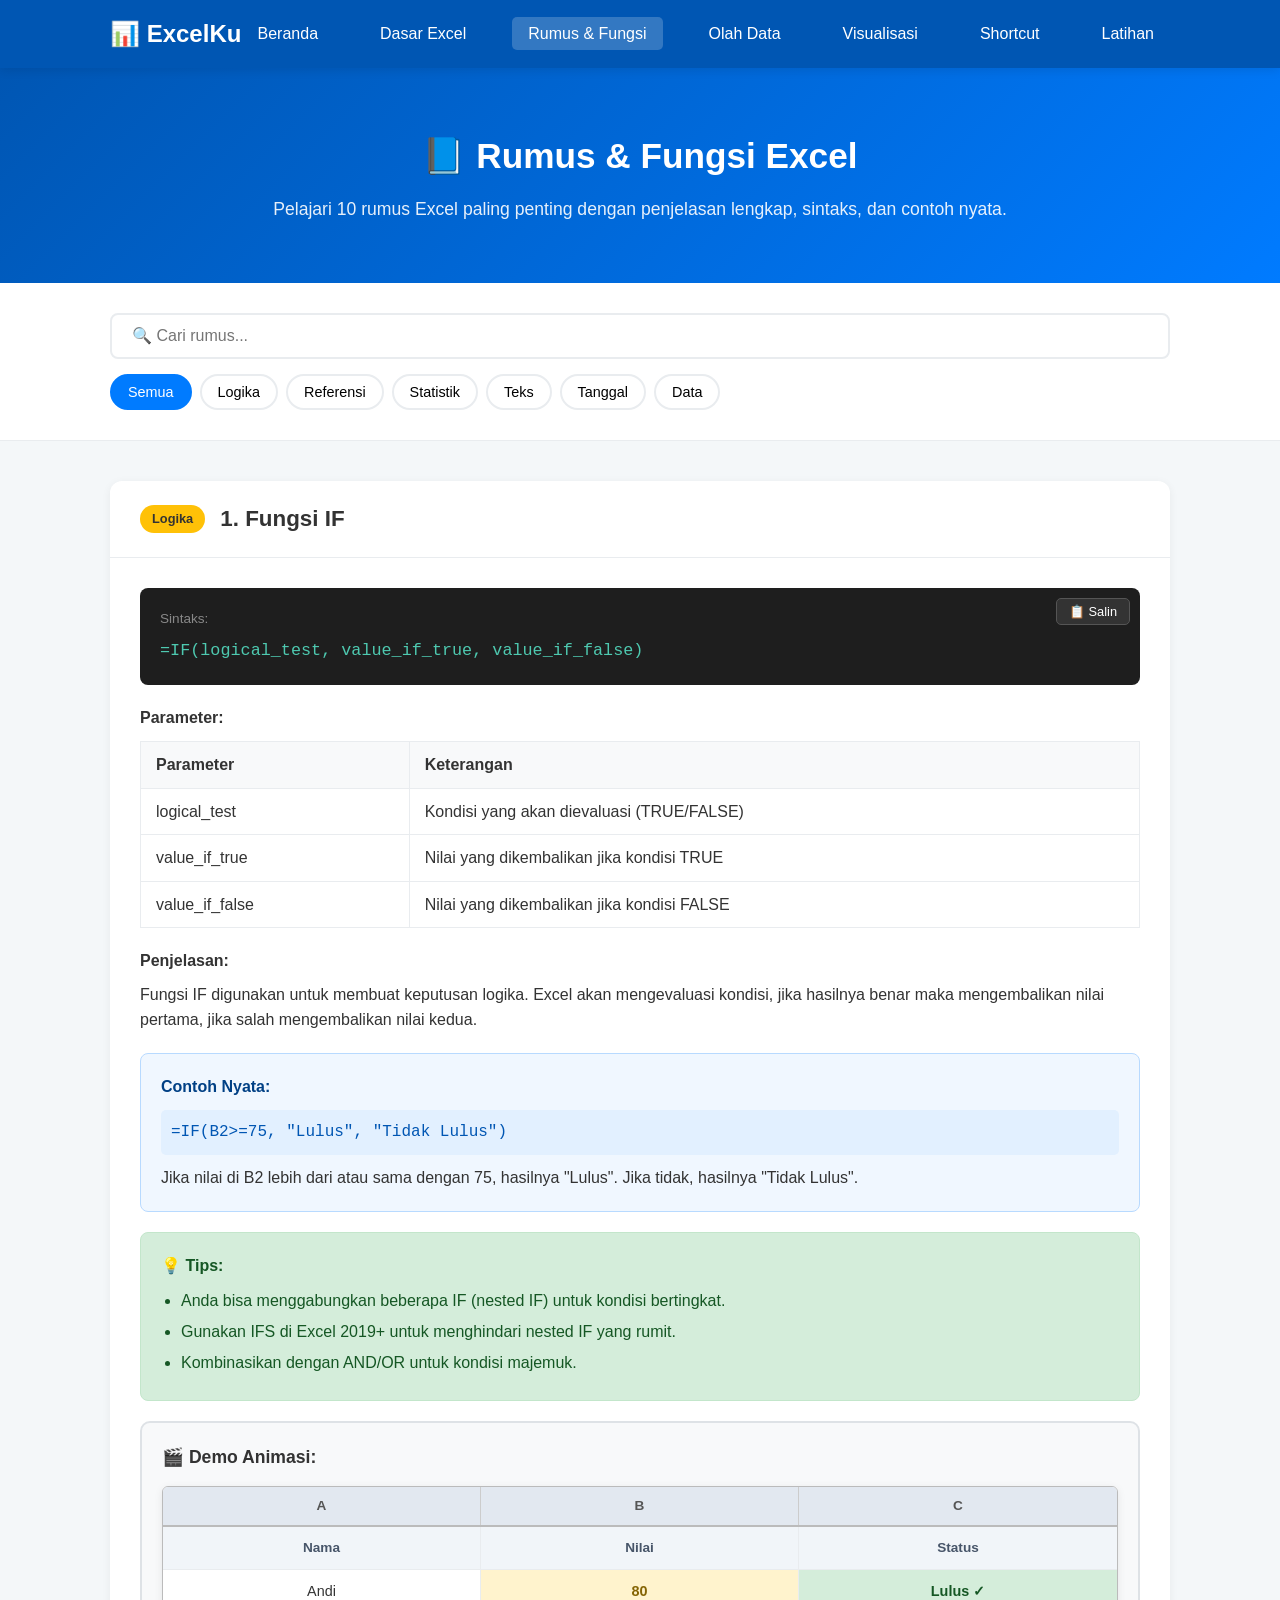
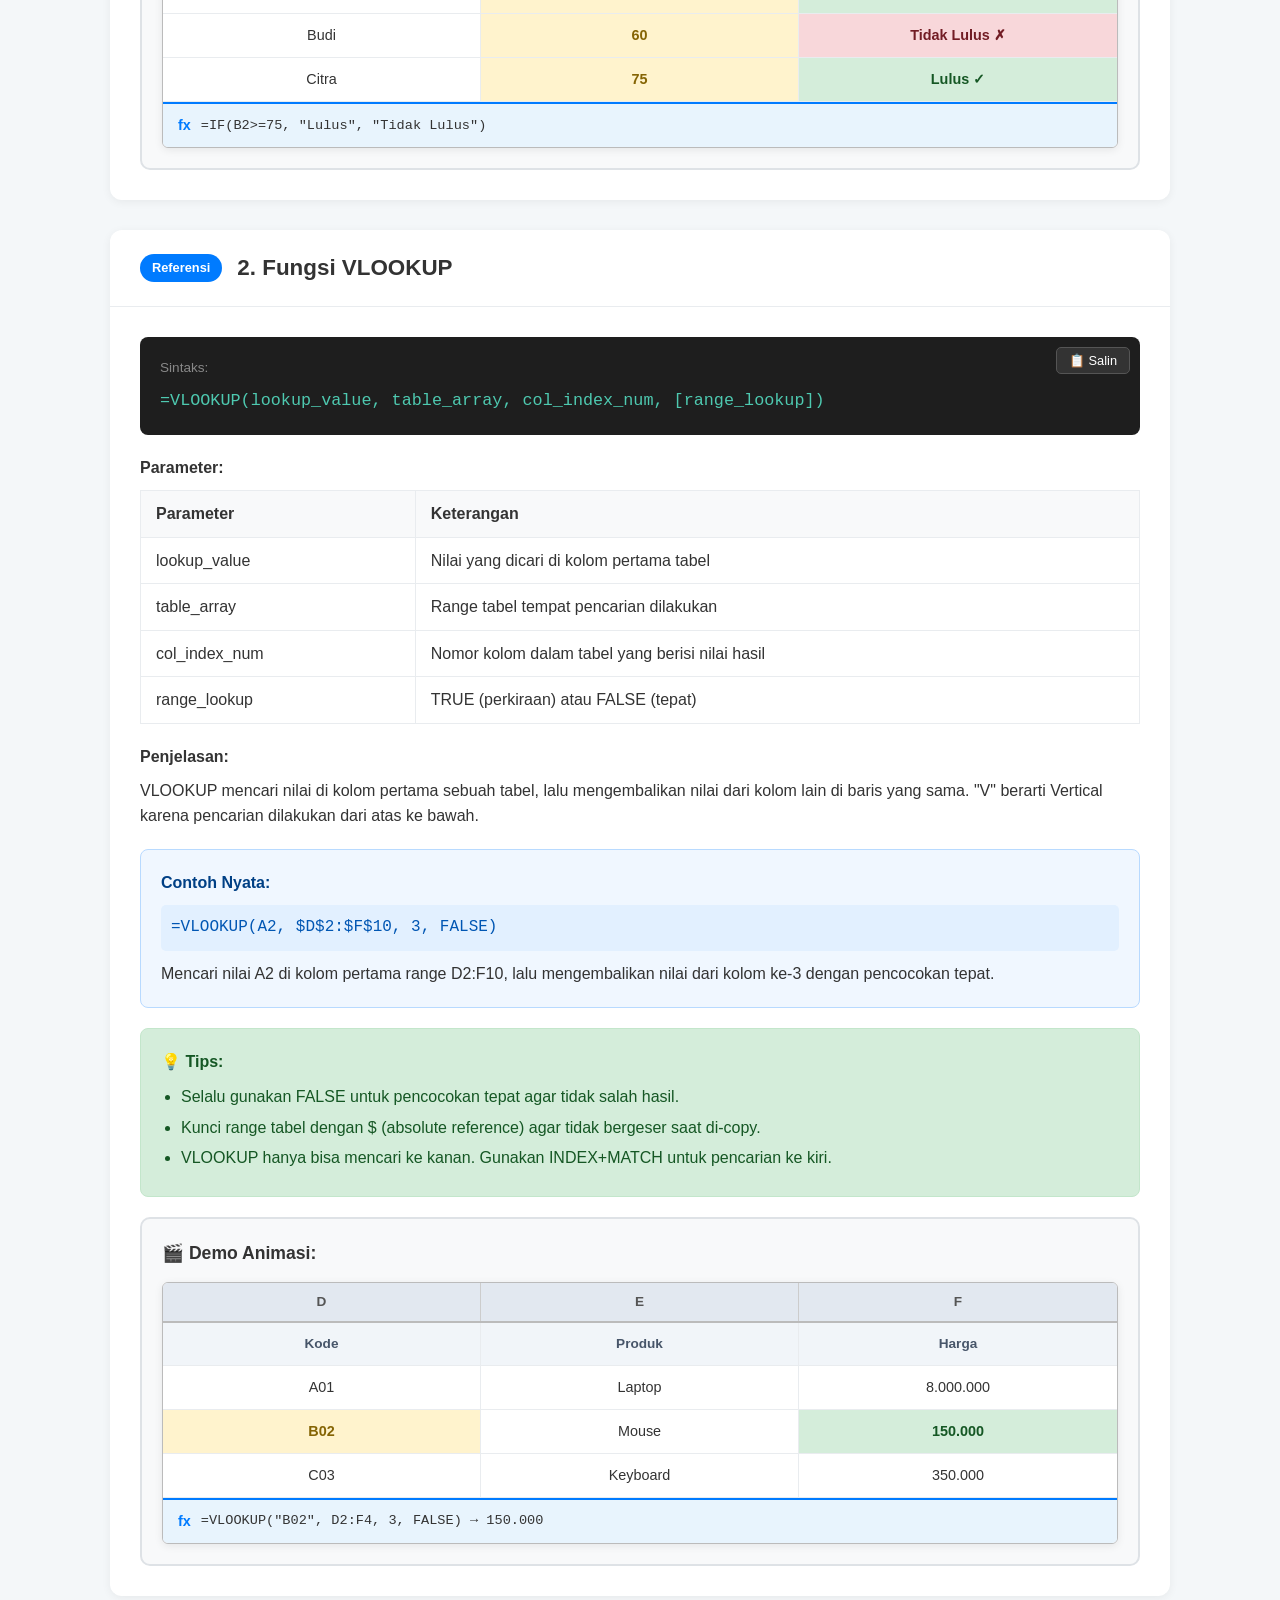
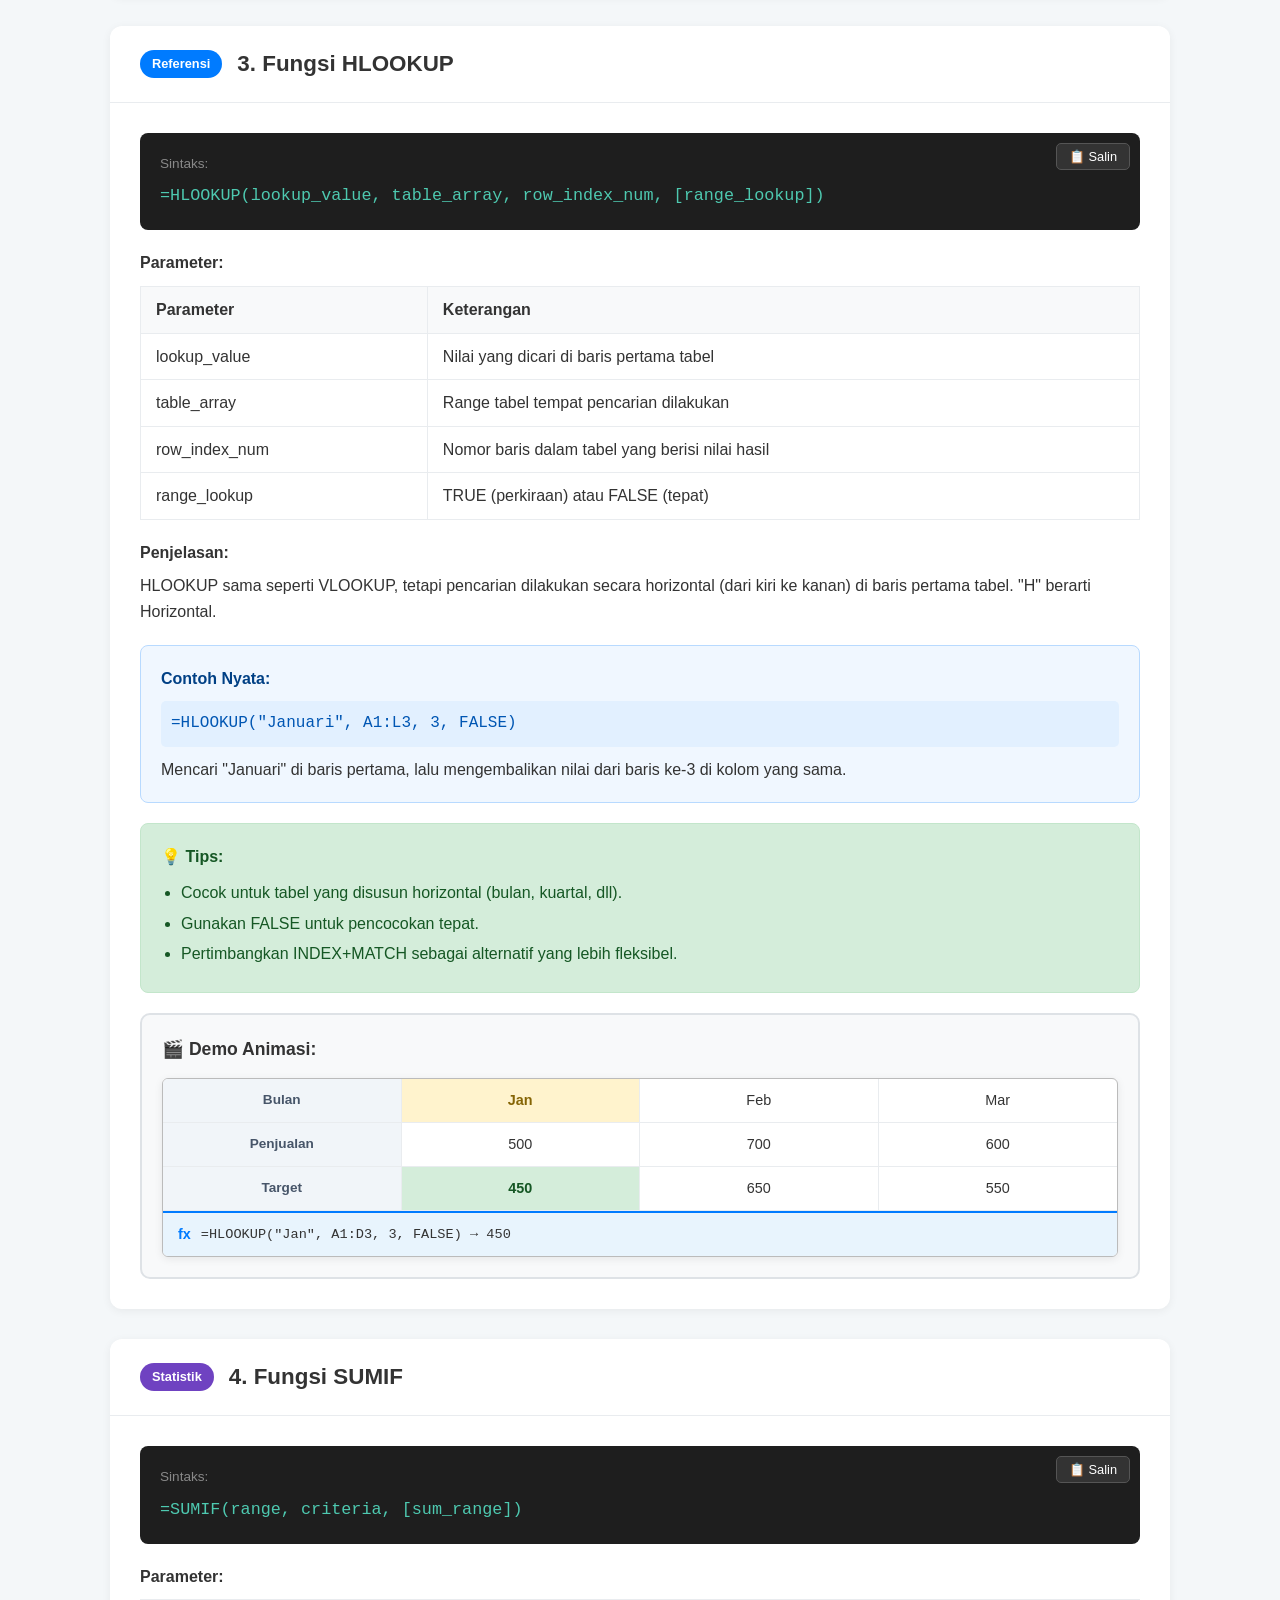
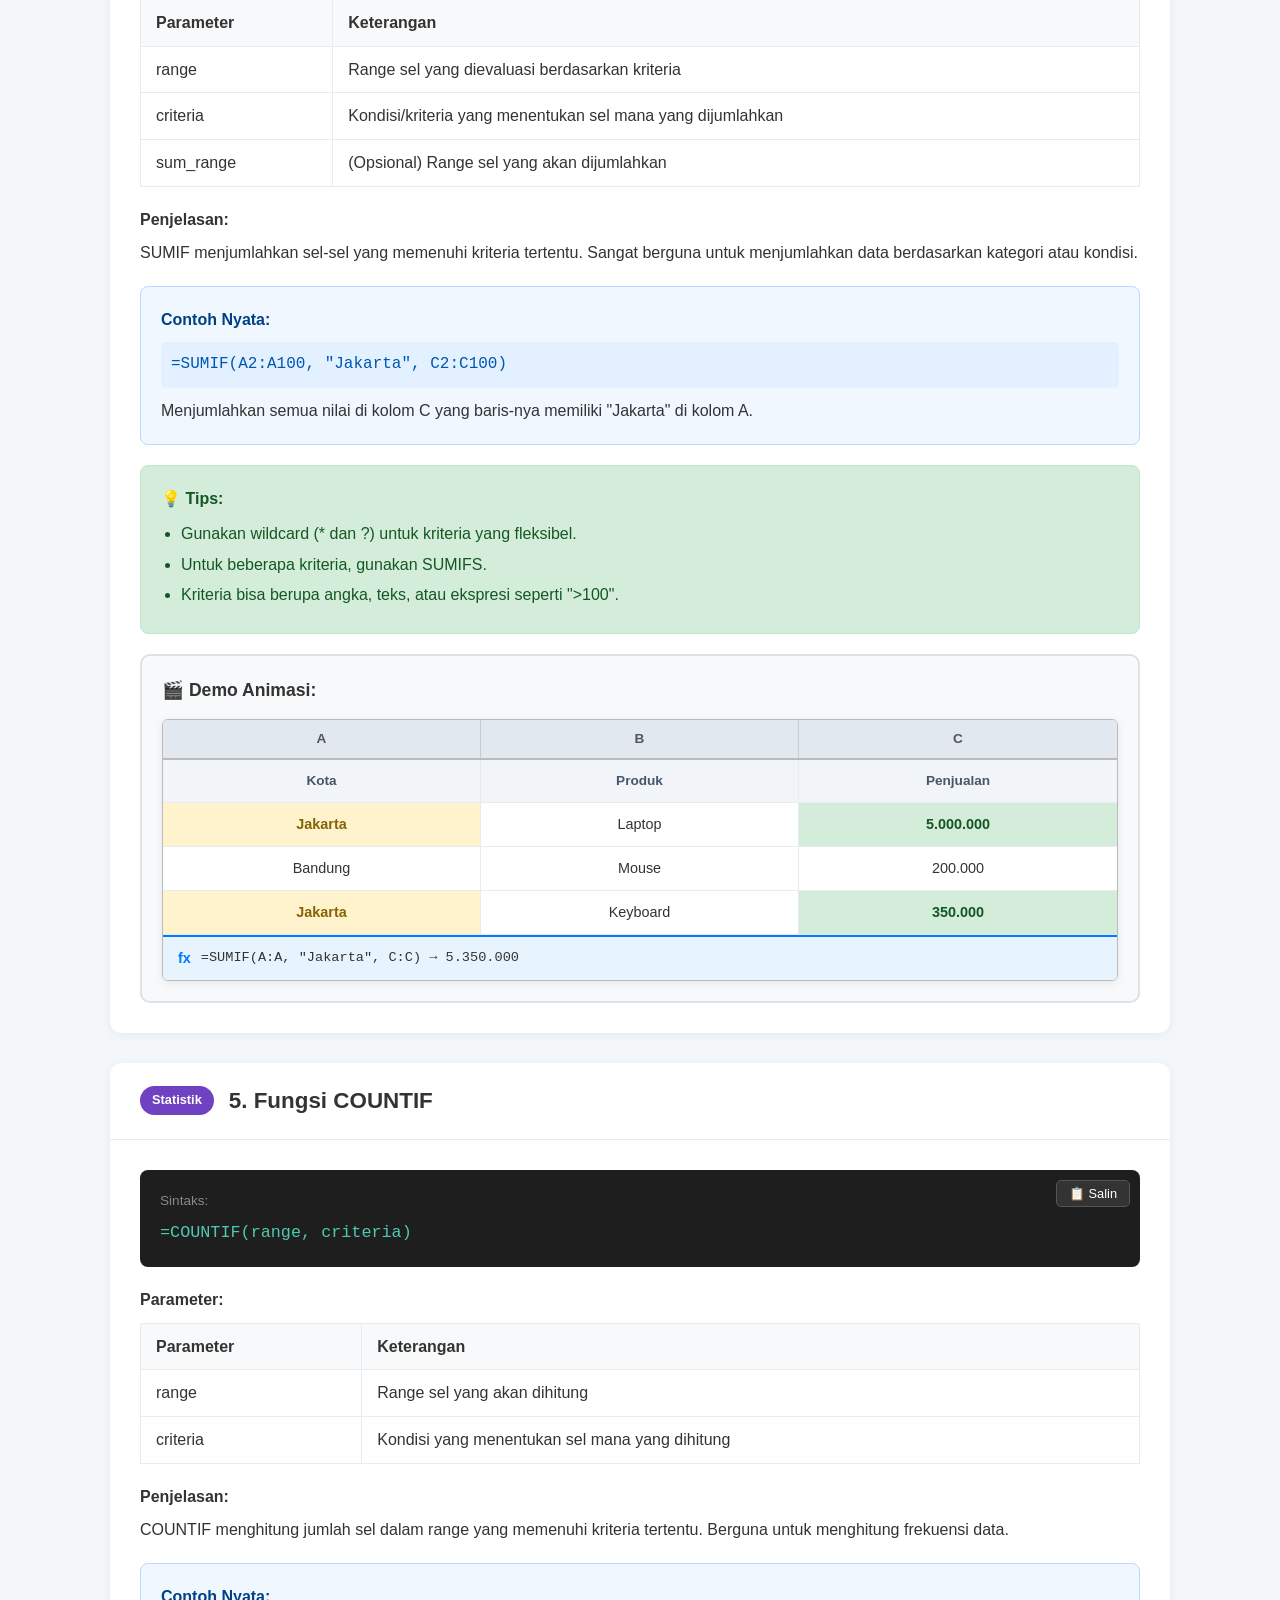
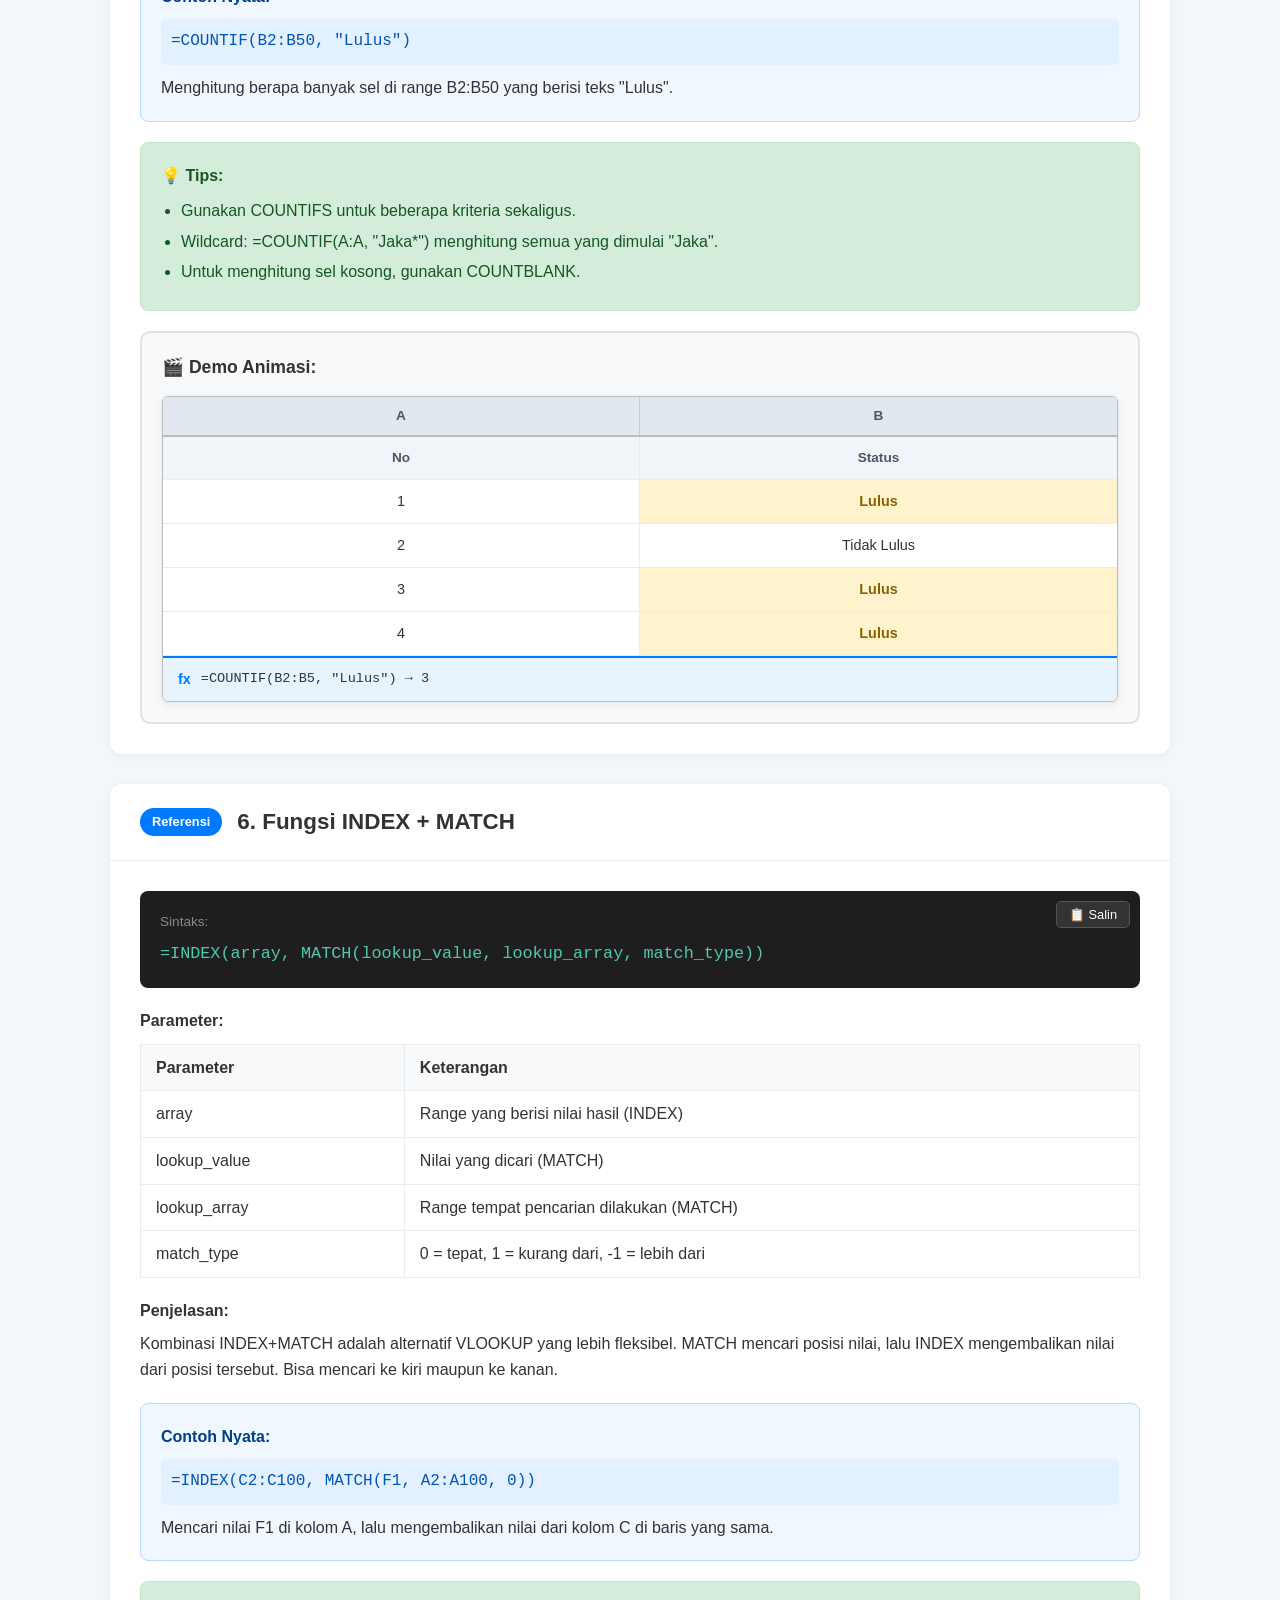
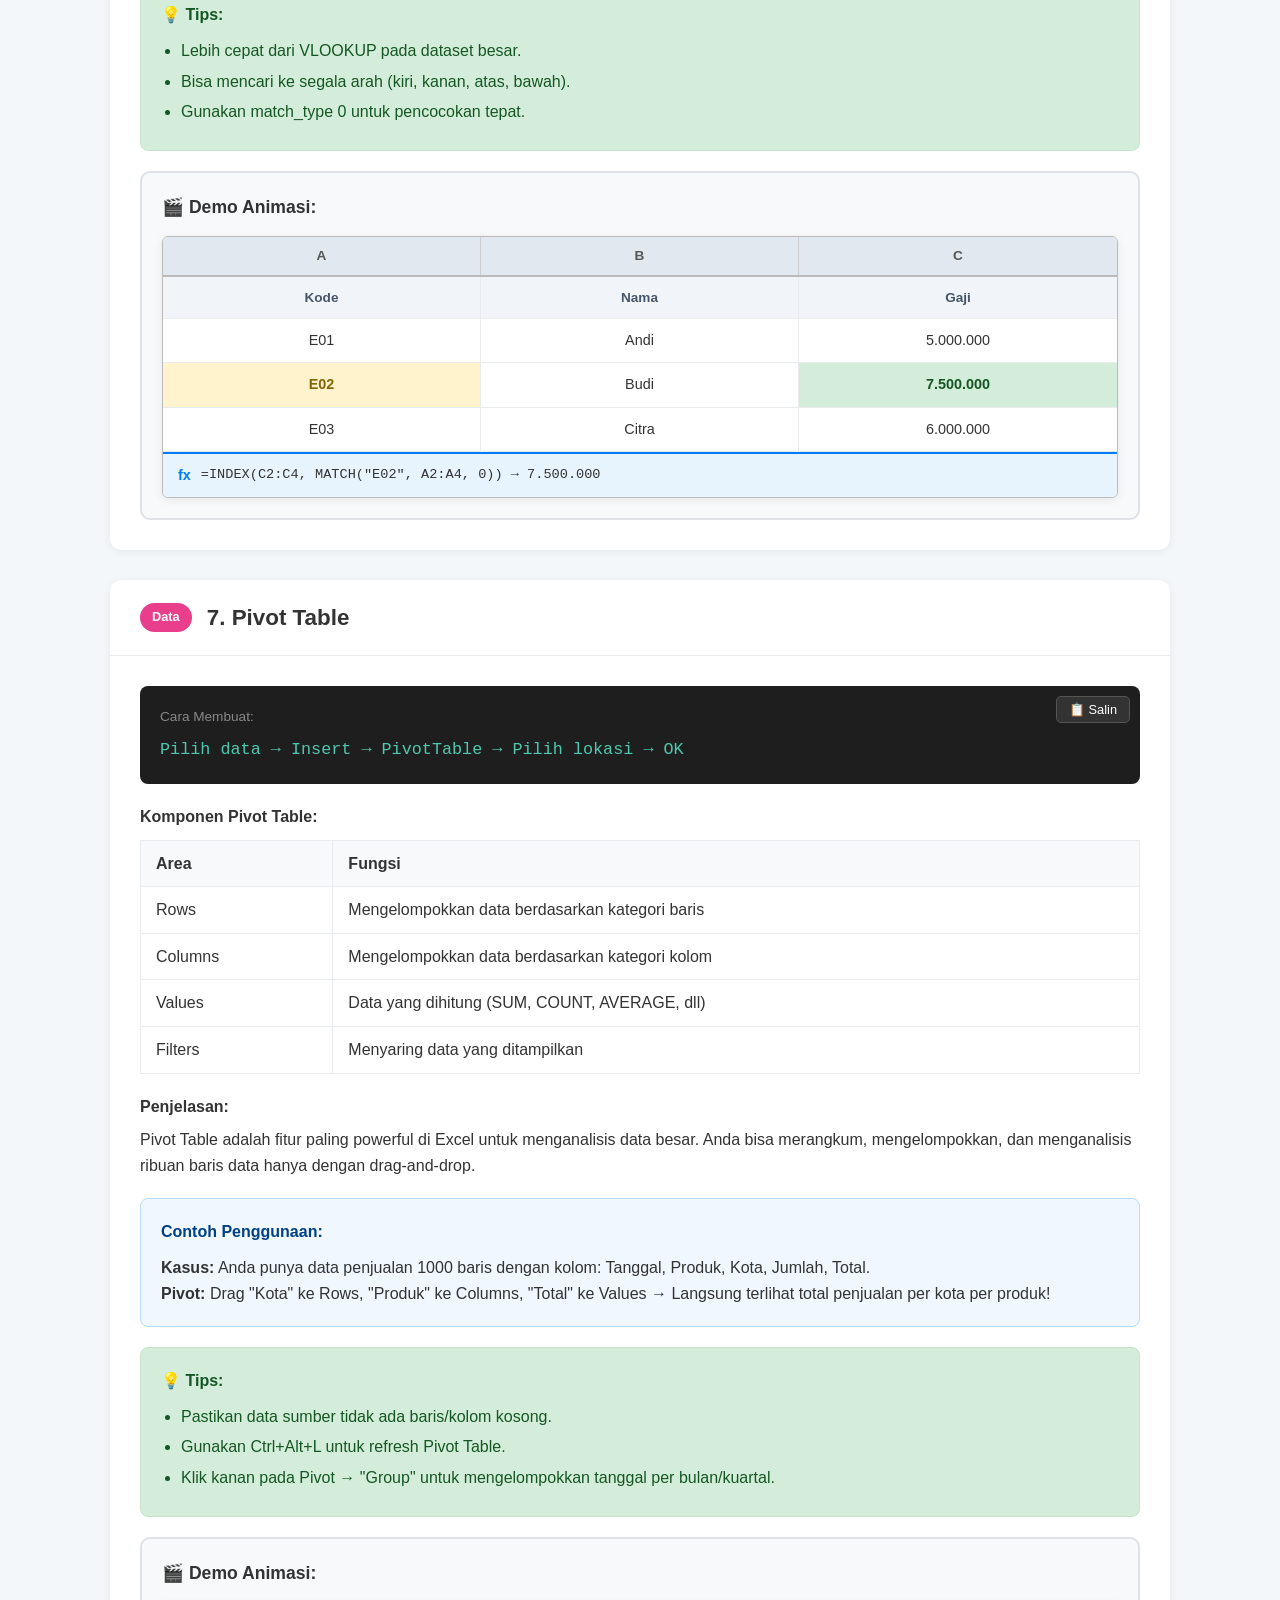
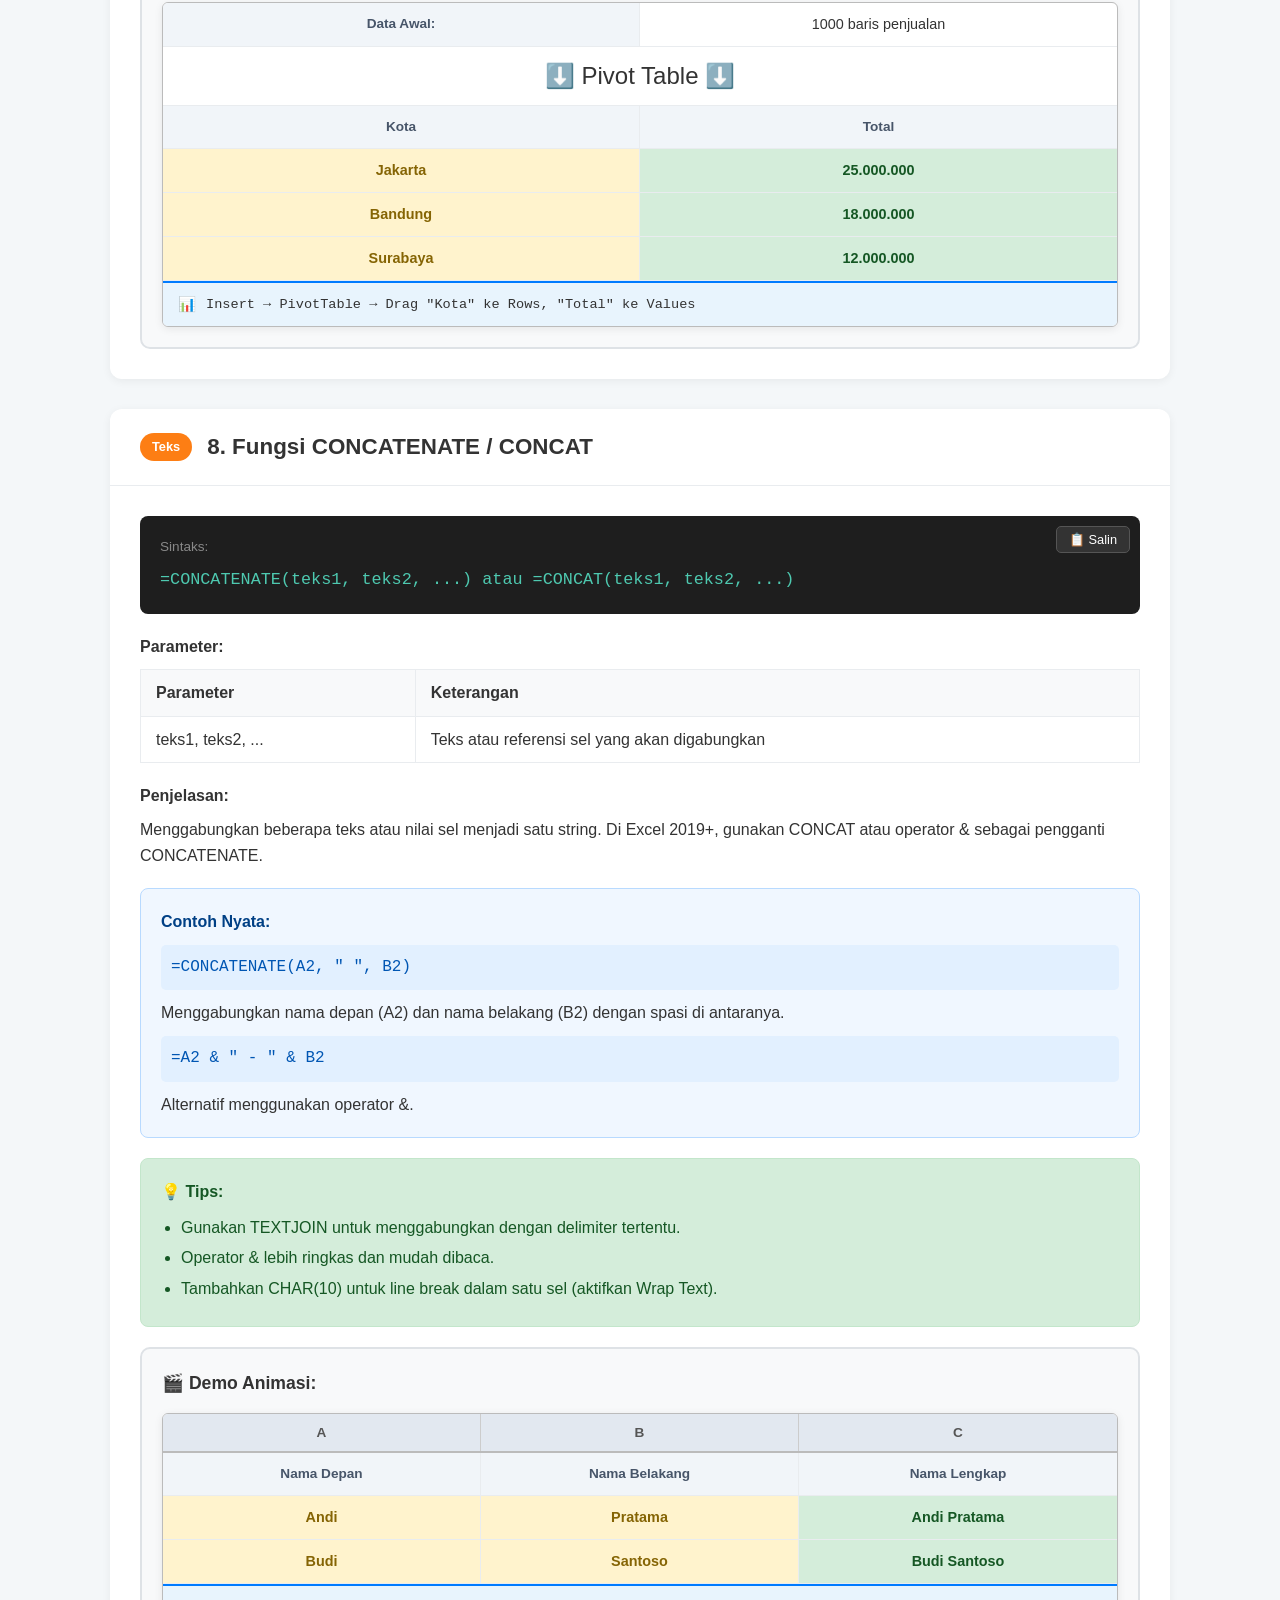
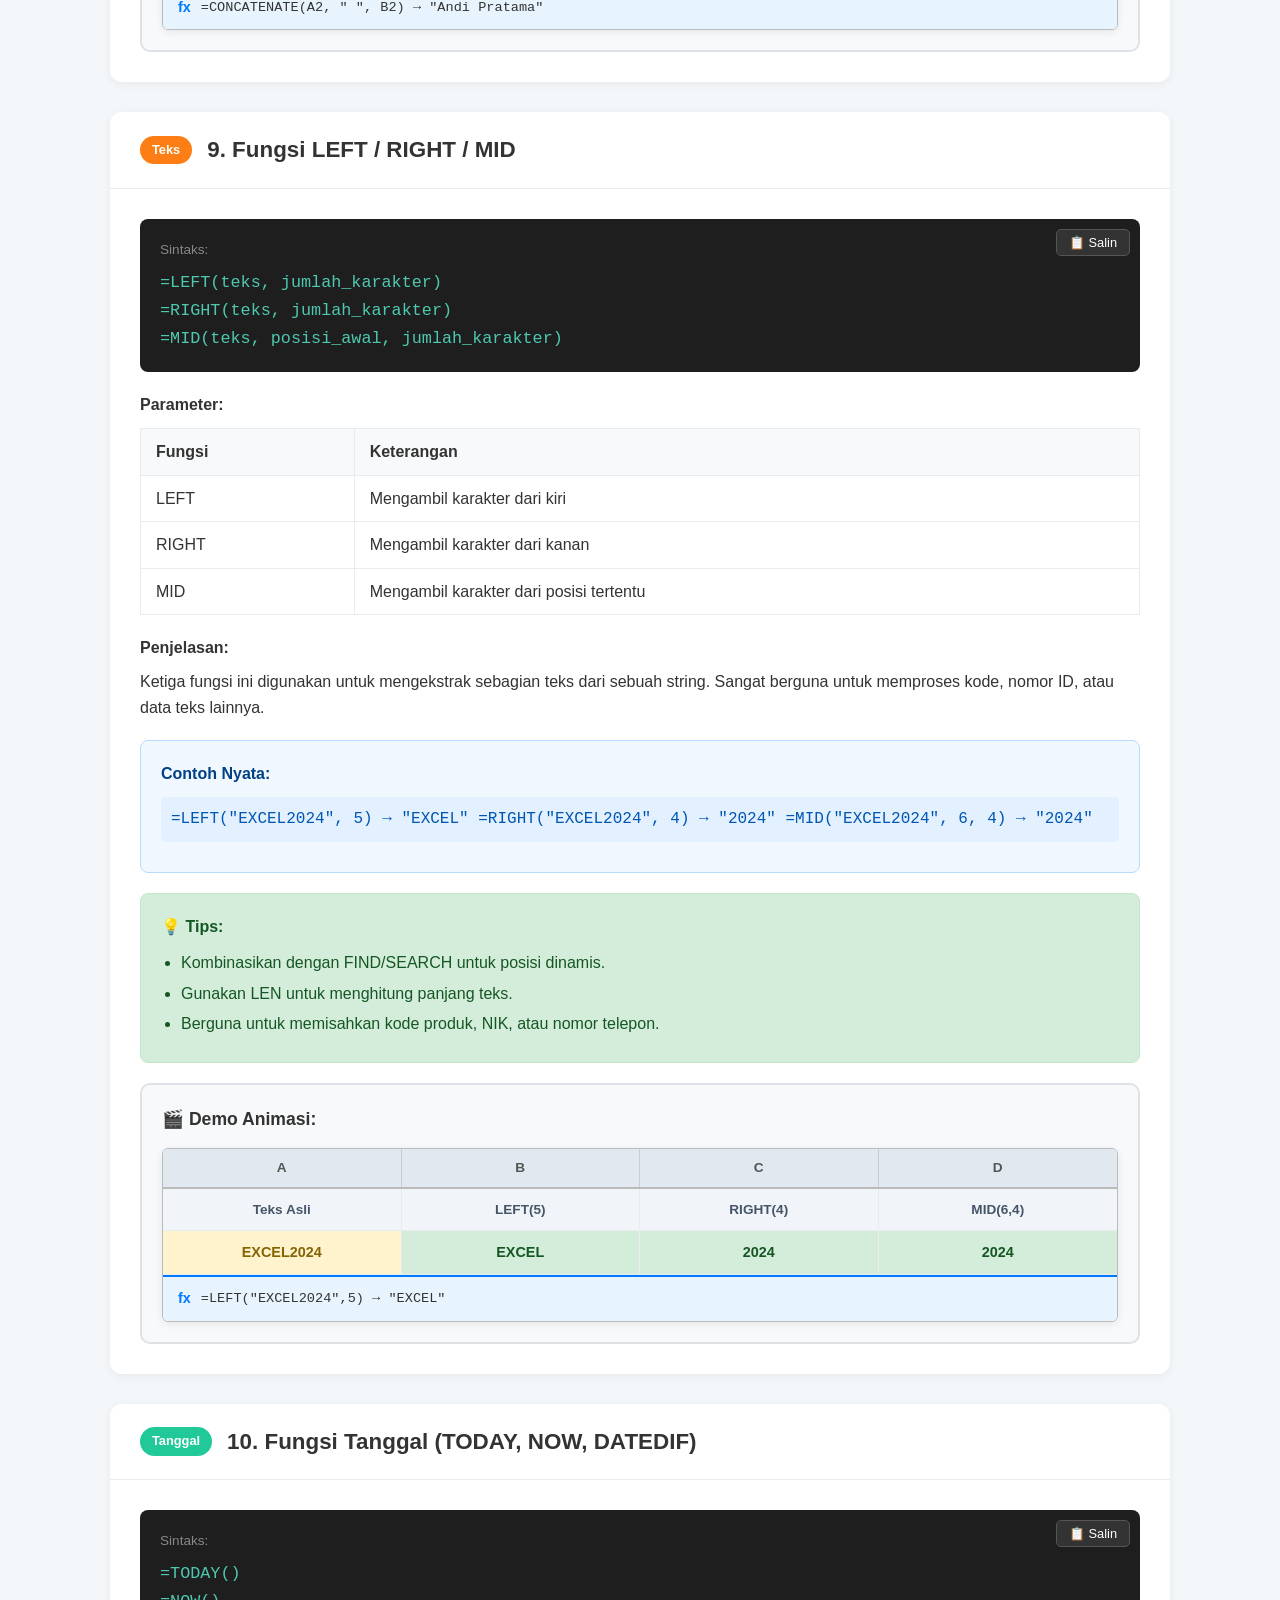
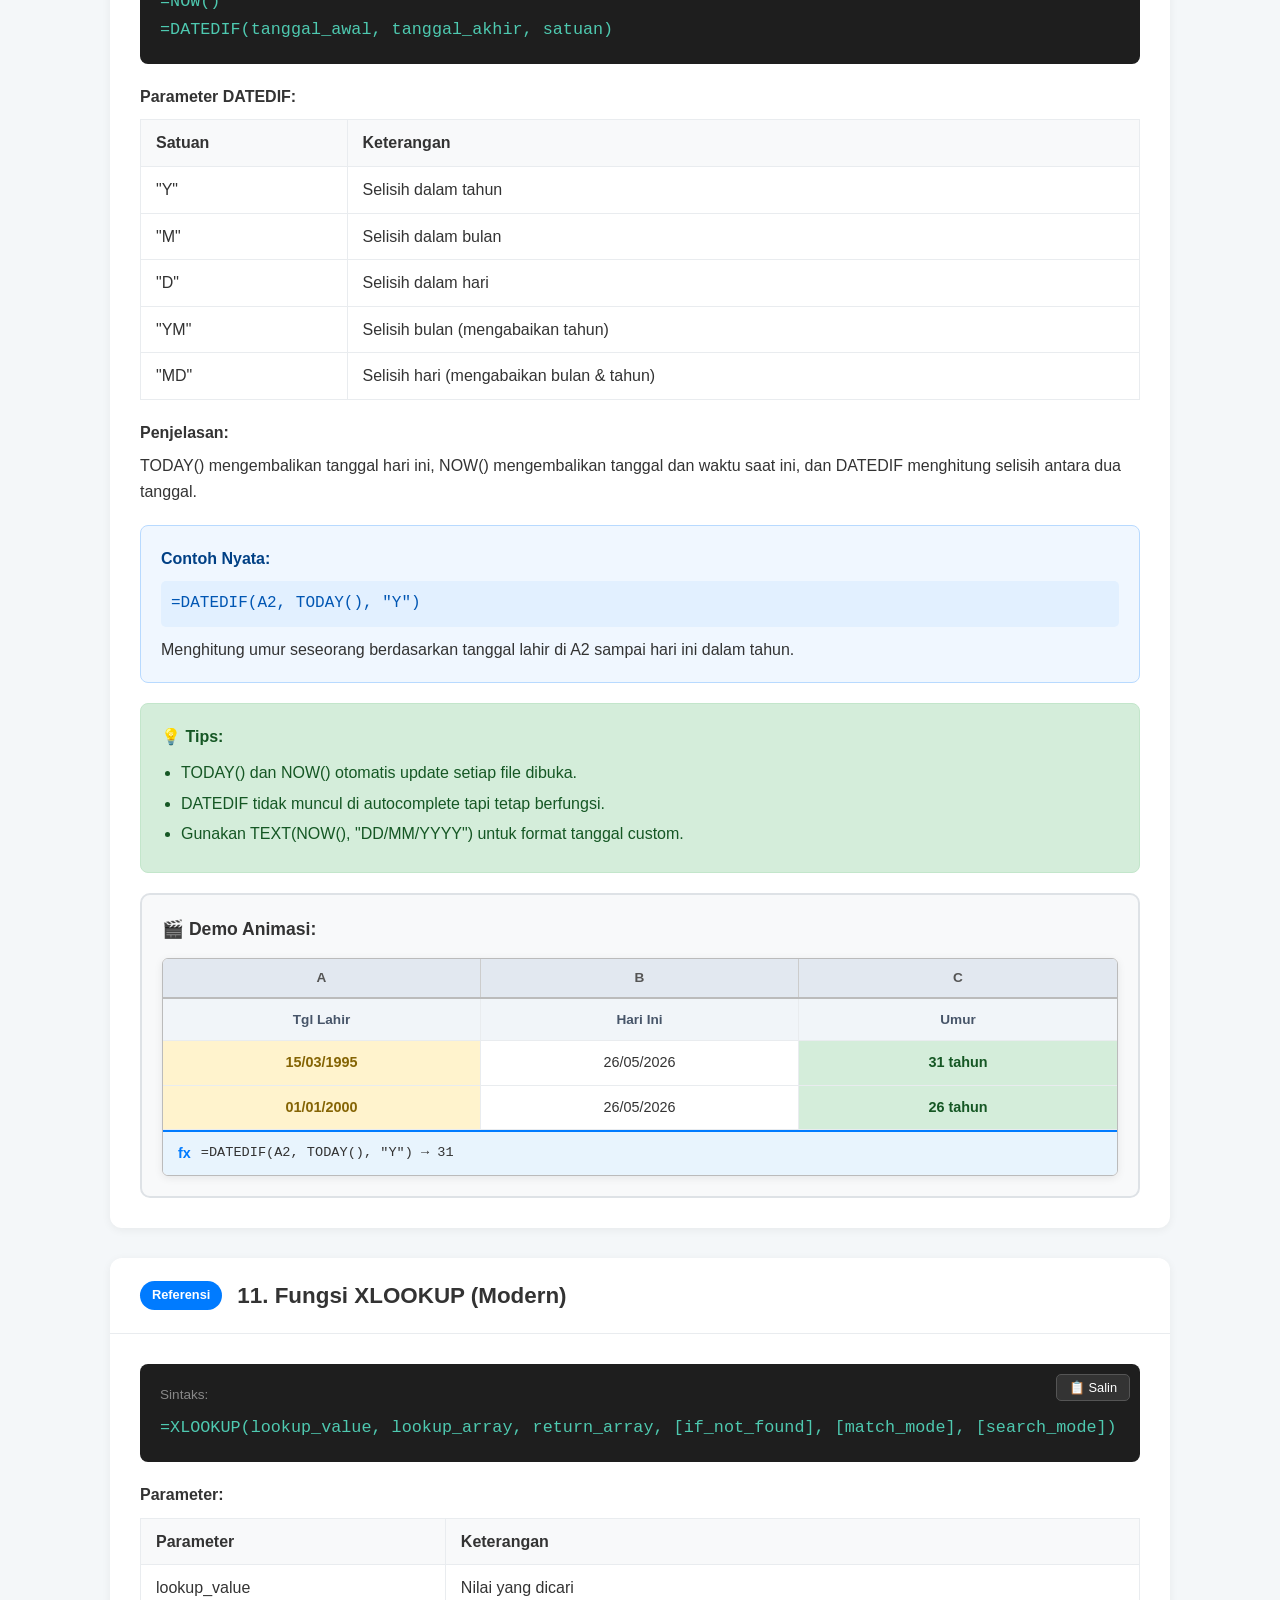
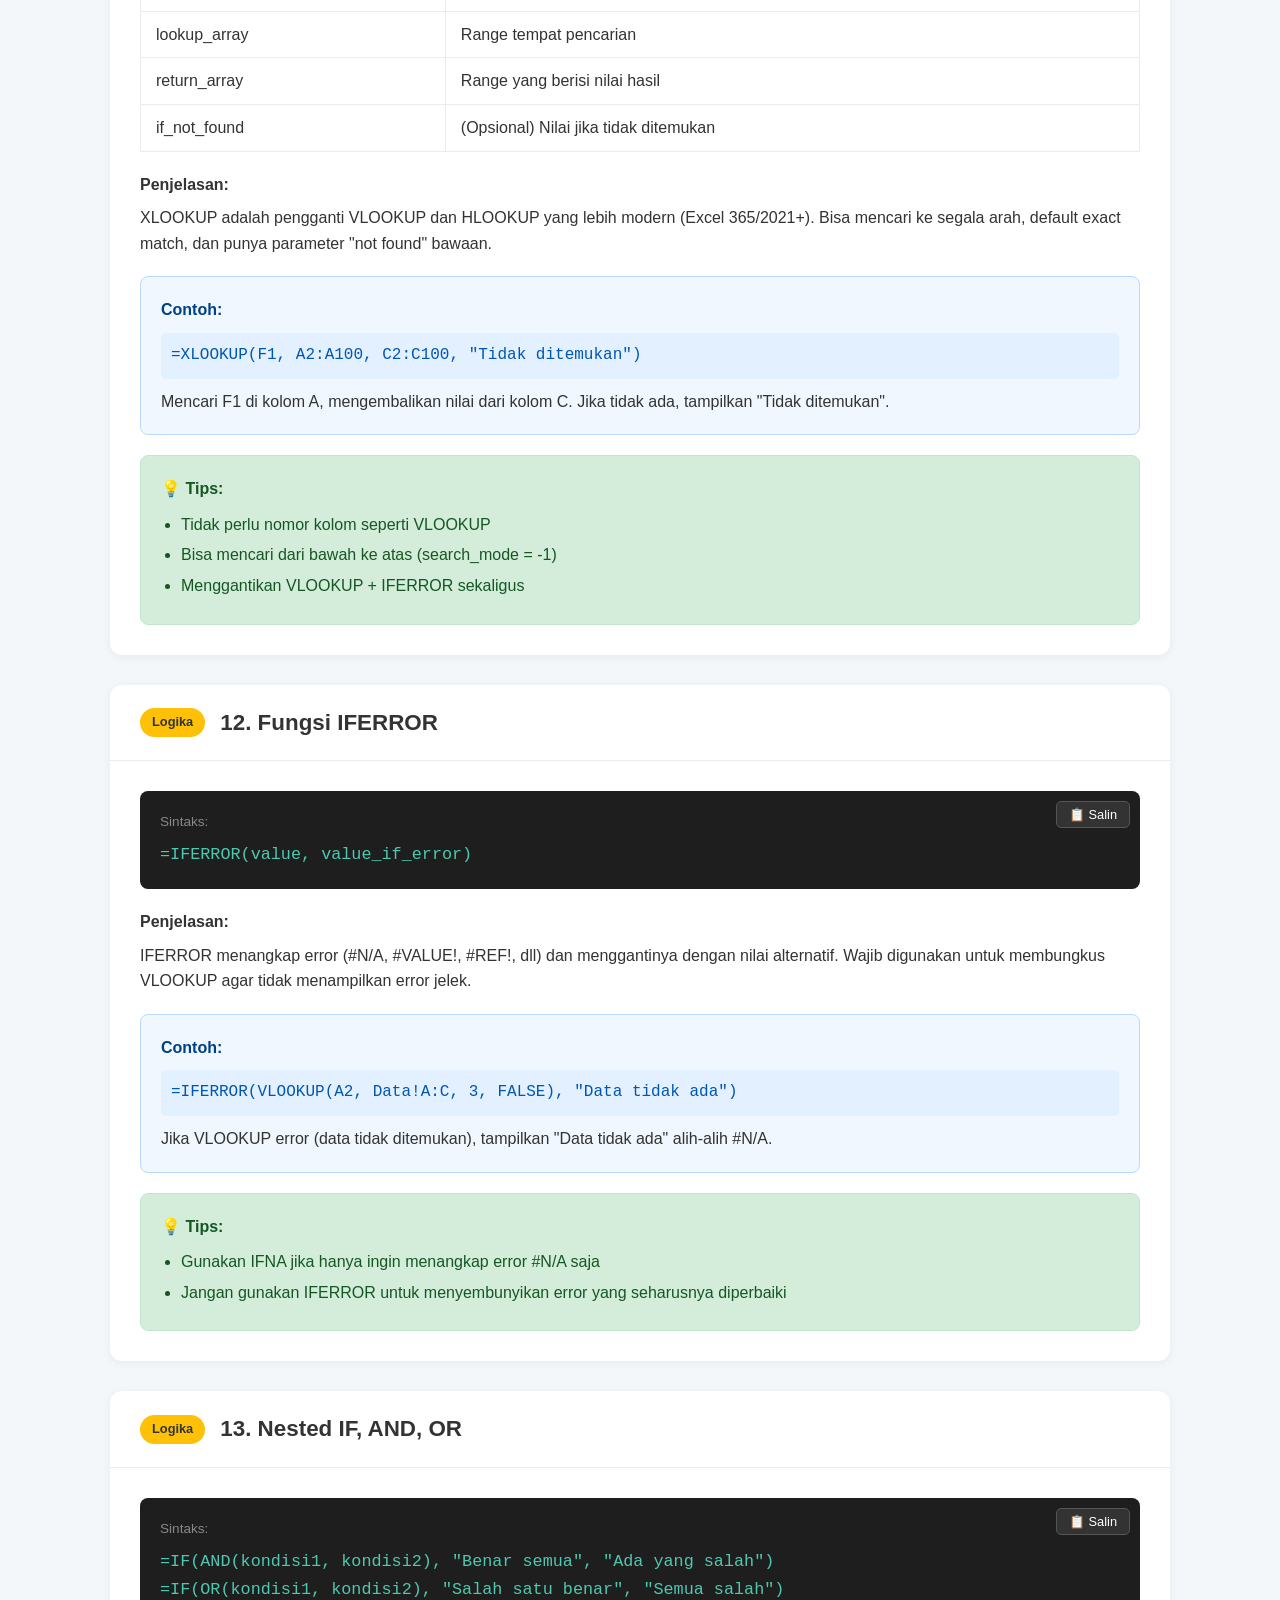
<file: rumus.html>
<!DOCTYPE html>
<html lang="id">
<head>
    <meta charset="UTF-8">
    <meta name="viewport" content="width=device-width, initial-scale=1.0">
    <title>Rumus & Fungsi Excel - ExcelKu</title>
    <link rel="stylesheet" href="style.css">
</head>
<body>

    <!-- Navbar -->
    <nav class="navbar">
        <div class="nav-container">
            <a href="index.html" class="nav-logo">📊 ExcelKu</a>
            <button class="hamburger" id="hamburger">
                <span></span>
                <span></span>
                <span></span>
            </button>
            <ul class="nav-menu" id="navMenu">
                <li><a href="index.html" class="nav-link">Beranda</a></li>
                <li><a href="dasar.html" class="nav-link">Dasar Excel</a></li>
                <li><a href="rumus.html" class="nav-link active">Rumus &amp; Fungsi</a></li>
                <li><a href="olahdata.html" class="nav-link">Olah Data</a></li>
                <li><a href="visualisasi.html" class="nav-link">Visualisasi</a></li>
                <li><a href="shortcut.html" class="nav-link">Shortcut</a></li>
                <li><a href="latihan.html" class="nav-link">Latihan</a></li>
            </ul>
        </div>
    </nav>

    <!-- Header -->
    <section class="page-header">
        <h1>📘 Rumus & Fungsi Excel</h1>
        <p>Pelajari 10 rumus Excel paling penting dengan penjelasan lengkap, sintaks, dan contoh nyata.</p>
    </section>

    <!-- Filter & Search -->
    <section class="filter-section">
        <div class="container-main">
            <div class="filter-bar">
                <input type="text" id="searchFormula" placeholder="🔍 Cari rumus..." class="search-input">
                <div class="filter-buttons">
                    <button class="filter-btn active" data-category="all">Semua</button>
                    <button class="filter-btn" data-category="logika">Logika</button>
                    <button class="filter-btn" data-category="referensi">Referensi</button>
                    <button class="filter-btn" data-category="statistik">Statistik</button>
                    <button class="filter-btn" data-category="teks">Teks</button>
                    <button class="filter-btn" data-category="tanggal">Tanggal</button>
                    <button class="filter-btn" data-category="data">Data</button>
                </div>
            </div>
        </div>
    </section>

    <!-- Rumus Content -->
    <section class="formulas-section">
        <div class="container-main">

            <!-- 1. IF -->
            <article class="formula-article" id="if" data-category="logika">
                <div class="formula-header">
                    <span class="category-badge badge-logika">Logika</span>
                    <h2>1. Fungsi IF</h2>
                </div>
                <div class="formula-body">
                    <div class="syntax-box">
                        <div class="syntax-label">Sintaks:</div>
                        <code>=IF(logical_test, value_if_true, value_if_false)</code>
                        <button class="copy-btn" onclick="copyCode(this)">📋 Salin</button>
                    </div>
                    <div class="params-table">
                        <h4>Parameter:</h4>
                        <table>
                            <tr><th>Parameter</th><th>Keterangan</th></tr>
                            <tr><td>logical_test</td><td>Kondisi yang akan dievaluasi (TRUE/FALSE)</td></tr>
                            <tr><td>value_if_true</td><td>Nilai yang dikembalikan jika kondisi TRUE</td></tr>
                            <tr><td>value_if_false</td><td>Nilai yang dikembalikan jika kondisi FALSE</td></tr>
                        </table>
                    </div>
                    <div class="explanation">
                        <h4>Penjelasan:</h4>
                        <p>Fungsi IF digunakan untuk membuat keputusan logika. Excel akan mengevaluasi kondisi, jika hasilnya benar maka mengembalikan nilai pertama, jika salah mengembalikan nilai kedua.</p>
                    </div>
                    <div class="example-box">
                        <h4>Contoh Nyata:</h4>
                        <code>=IF(B2>=75, "Lulus", "Tidak Lulus")</code>
                        <p>Jika nilai di B2 lebih dari atau sama dengan 75, hasilnya "Lulus". Jika tidak, hasilnya "Tidak Lulus".</p>
                    </div>
                    <div class="tips-box">
                        <h4>💡 Tips:</h4>
                        <ul>
                            <li>Anda bisa menggabungkan beberapa IF (nested IF) untuk kondisi bertingkat.</li>
                            <li>Gunakan IFS di Excel 2019+ untuk menghindari nested IF yang rumit.</li>
                            <li>Kombinasikan dengan AND/OR untuk kondisi majemuk.</li>
                        </ul>
                    </div>
                    <div class="demo-animation">
                        <h4>🎬 Demo Animasi:</h4>
                        <div class="excel-sheet-demo">
                            <div class="sheet-header">
                                <span class="sheet-cell header-cell">A</span>
                                <span class="sheet-cell header-cell">B</span>
                                <span class="sheet-cell header-cell">C</span>
                            </div>
                            <div class="sheet-row">
                                <span class="sheet-cell label-cell">Nama</span>
                                <span class="sheet-cell label-cell">Nilai</span>
                                <span class="sheet-cell label-cell">Status</span>
                            </div>
                            <div class="sheet-row demo-if-row">
                                <span class="sheet-cell">Andi</span>
                                <span class="sheet-cell highlight-cell anim-pulse">80</span>
                                <span class="sheet-cell result-cell anim-typing">Lulus ✓</span>
                            </div>
                            <div class="sheet-row demo-if-row delay-1">
                                <span class="sheet-cell">Budi</span>
                                <span class="sheet-cell highlight-cell anim-pulse">60</span>
                                <span class="sheet-cell result-cell-fail anim-typing">Tidak Lulus ✗</span>
                            </div>
                            <div class="sheet-row demo-if-row delay-2">
                                <span class="sheet-cell">Citra</span>
                                <span class="sheet-cell highlight-cell anim-pulse">75</span>
                                <span class="sheet-cell result-cell anim-typing">Lulus ✓</span>
                            </div>
                            <div class="formula-bar-demo">
                                <span class="fx-label">fx</span>
                                <span class="fx-formula">=IF(B2>=75, "Lulus", "Tidak Lulus")</span>
                            </div>
                        </div>
                    </div>
                </div>
            </article>

            <!-- 2. VLOOKUP -->
            <article class="formula-article" id="vlookup" data-category="referensi">
                <div class="formula-header">
                    <span class="category-badge badge-referensi">Referensi</span>
                    <h2>2. Fungsi VLOOKUP</h2>
                </div>
                <div class="formula-body">
                    <div class="syntax-box">
                        <div class="syntax-label">Sintaks:</div>
                        <code>=VLOOKUP(lookup_value, table_array, col_index_num, [range_lookup])</code>
                        <button class="copy-btn" onclick="copyCode(this)">📋 Salin</button>
                    </div>
                    <div class="params-table">
                        <h4>Parameter:</h4>
                        <table>
                            <tr><th>Parameter</th><th>Keterangan</th></tr>
                            <tr><td>lookup_value</td><td>Nilai yang dicari di kolom pertama tabel</td></tr>
                            <tr><td>table_array</td><td>Range tabel tempat pencarian dilakukan</td></tr>
                            <tr><td>col_index_num</td><td>Nomor kolom dalam tabel yang berisi nilai hasil</td></tr>
                            <tr><td>range_lookup</td><td>TRUE (perkiraan) atau FALSE (tepat)</td></tr>
                        </table>
                    </div>
                    <div class="explanation">
                        <h4>Penjelasan:</h4>
                        <p>VLOOKUP mencari nilai di kolom pertama sebuah tabel, lalu mengembalikan nilai dari kolom lain di baris yang sama. "V" berarti Vertical karena pencarian dilakukan dari atas ke bawah.</p>
                    </div>
                    <div class="example-box">
                        <h4>Contoh Nyata:</h4>
                        <code>=VLOOKUP(A2, $D$2:$F$10, 3, FALSE)</code>
                        <p>Mencari nilai A2 di kolom pertama range D2:F10, lalu mengembalikan nilai dari kolom ke-3 dengan pencocokan tepat.</p>
                    </div>
                    <div class="tips-box">
                        <h4>💡 Tips:</h4>
                        <ul>
                            <li>Selalu gunakan FALSE untuk pencocokan tepat agar tidak salah hasil.</li>
                            <li>Kunci range tabel dengan $ (absolute reference) agar tidak bergeser saat di-copy.</li>
                            <li>VLOOKUP hanya bisa mencari ke kanan. Gunakan INDEX+MATCH untuk pencarian ke kiri.</li>
                        </ul>
                    </div>
                    <div class="demo-animation">
                        <h4>🎬 Demo Animasi:</h4>
                        <div class="excel-sheet-demo">
                            <div class="sheet-header">
                                <span class="sheet-cell header-cell">D</span>
                                <span class="sheet-cell header-cell">E</span>
                                <span class="sheet-cell header-cell">F</span>
                            </div>
                            <div class="sheet-row">
                                <span class="sheet-cell label-cell">Kode</span>
                                <span class="sheet-cell label-cell">Produk</span>
                                <span class="sheet-cell label-cell">Harga</span>
                            </div>
                            <div class="sheet-row">
                                <span class="sheet-cell">A01</span>
                                <span class="sheet-cell">Laptop</span>
                                <span class="sheet-cell">8.000.000</span>
                            </div>
                            <div class="sheet-row anim-vlookup-highlight">
                                <span class="sheet-cell highlight-cell anim-pulse">B02</span>
                                <span class="sheet-cell">Mouse</span>
                                <span class="sheet-cell result-cell anim-typing">150.000</span>
                            </div>
                            <div class="sheet-row">
                                <span class="sheet-cell">C03</span>
                                <span class="sheet-cell">Keyboard</span>
                                <span class="sheet-cell">350.000</span>
                            </div>
                            <div class="formula-bar-demo">
                                <span class="fx-label">fx</span>
                                <span class="fx-formula">=VLOOKUP("B02", D2:F4, 3, FALSE) → 150.000</span>
                            </div>
                        </div>
                    </div>
                </div>
            </article>

            <!-- 3. HLOOKUP -->
            <article class="formula-article" id="hlookup" data-category="referensi">
                <div class="formula-header">
                    <span class="category-badge badge-referensi">Referensi</span>
                    <h2>3. Fungsi HLOOKUP</h2>
                </div>
                <div class="formula-body">
                    <div class="syntax-box">
                        <div class="syntax-label">Sintaks:</div>
                        <code>=HLOOKUP(lookup_value, table_array, row_index_num, [range_lookup])</code>
                        <button class="copy-btn" onclick="copyCode(this)">📋 Salin</button>
                    </div>
                    <div class="params-table">
                        <h4>Parameter:</h4>
                        <table>
                            <tr><th>Parameter</th><th>Keterangan</th></tr>
                            <tr><td>lookup_value</td><td>Nilai yang dicari di baris pertama tabel</td></tr>
                            <tr><td>table_array</td><td>Range tabel tempat pencarian dilakukan</td></tr>
                            <tr><td>row_index_num</td><td>Nomor baris dalam tabel yang berisi nilai hasil</td></tr>
                            <tr><td>range_lookup</td><td>TRUE (perkiraan) atau FALSE (tepat)</td></tr>
                        </table>
                    </div>
                    <div class="explanation">
                        <h4>Penjelasan:</h4>
                        <p>HLOOKUP sama seperti VLOOKUP, tetapi pencarian dilakukan secara horizontal (dari kiri ke kanan) di baris pertama tabel. "H" berarti Horizontal.</p>
                    </div>
                    <div class="example-box">
                        <h4>Contoh Nyata:</h4>
                        <code>=HLOOKUP("Januari", A1:L3, 3, FALSE)</code>
                        <p>Mencari "Januari" di baris pertama, lalu mengembalikan nilai dari baris ke-3 di kolom yang sama.</p>
                    </div>
                    <div class="tips-box">
                        <h4>💡 Tips:</h4>
                        <ul>
                            <li>Cocok untuk tabel yang disusun horizontal (bulan, kuartal, dll).</li>
                            <li>Gunakan FALSE untuk pencocokan tepat.</li>
                            <li>Pertimbangkan INDEX+MATCH sebagai alternatif yang lebih fleksibel.</li>
                        </ul>
                    </div>
                    <div class="demo-animation">
                        <h4>🎬 Demo Animasi:</h4>
                        <div class="excel-sheet-demo">
                            <div class="sheet-row">
                                <span class="sheet-cell label-cell">Bulan</span>
                                <span class="sheet-cell highlight-cell anim-pulse">Jan</span>
                                <span class="sheet-cell">Feb</span>
                                <span class="sheet-cell">Mar</span>
                            </div>
                            <div class="sheet-row">
                                <span class="sheet-cell label-cell">Penjualan</span>
                                <span class="sheet-cell">500</span>
                                <span class="sheet-cell">700</span>
                                <span class="sheet-cell">600</span>
                            </div>
                            <div class="sheet-row">
                                <span class="sheet-cell label-cell">Target</span>
                                <span class="sheet-cell result-cell anim-typing">450</span>
                                <span class="sheet-cell">650</span>
                                <span class="sheet-cell">550</span>
                            </div>
                            <div class="formula-bar-demo">
                                <span class="fx-label">fx</span>
                                <span class="fx-formula">=HLOOKUP("Jan", A1:D3, 3, FALSE) → 450</span>
                            </div>
                        </div>
                    </div>
                </div>
            </article>

            <!-- 4. SUMIF -->
            <article class="formula-article" id="sumif" data-category="statistik">
                <div class="formula-header">
                    <span class="category-badge badge-statistik">Statistik</span>
                    <h2>4. Fungsi SUMIF</h2>
                </div>
                <div class="formula-body">
                    <div class="syntax-box">
                        <div class="syntax-label">Sintaks:</div>
                        <code>=SUMIF(range, criteria, [sum_range])</code>
                        <button class="copy-btn" onclick="copyCode(this)">📋 Salin</button>
                    </div>
                    <div class="params-table">
                        <h4>Parameter:</h4>
                        <table>
                            <tr><th>Parameter</th><th>Keterangan</th></tr>
                            <tr><td>range</td><td>Range sel yang dievaluasi berdasarkan kriteria</td></tr>
                            <tr><td>criteria</td><td>Kondisi/kriteria yang menentukan sel mana yang dijumlahkan</td></tr>
                            <tr><td>sum_range</td><td>(Opsional) Range sel yang akan dijumlahkan</td></tr>
                        </table>
                    </div>
                    <div class="explanation">
                        <h4>Penjelasan:</h4>
                        <p>SUMIF menjumlahkan sel-sel yang memenuhi kriteria tertentu. Sangat berguna untuk menjumlahkan data berdasarkan kategori atau kondisi.</p>
                    </div>
                    <div class="example-box">
                        <h4>Contoh Nyata:</h4>
                        <code>=SUMIF(A2:A100, "Jakarta", C2:C100)</code>
                        <p>Menjumlahkan semua nilai di kolom C yang baris-nya memiliki "Jakarta" di kolom A.</p>
                    </div>
                    <div class="tips-box">
                        <h4>💡 Tips:</h4>
                        <ul>
                            <li>Gunakan wildcard (* dan ?) untuk kriteria yang fleksibel.</li>
                            <li>Untuk beberapa kriteria, gunakan SUMIFS.</li>
                            <li>Kriteria bisa berupa angka, teks, atau ekspresi seperti ">100".</li>
                        </ul>
                    </div>
                    <div class="demo-animation">
                        <h4>🎬 Demo Animasi:</h4>
                        <div class="excel-sheet-demo">
                            <div class="sheet-header">
                                <span class="sheet-cell header-cell">A</span>
                                <span class="sheet-cell header-cell">B</span>
                                <span class="sheet-cell header-cell">C</span>
                            </div>
                            <div class="sheet-row">
                                <span class="sheet-cell label-cell">Kota</span>
                                <span class="sheet-cell label-cell">Produk</span>
                                <span class="sheet-cell label-cell">Penjualan</span>
                            </div>
                            <div class="sheet-row anim-sumif-highlight">
                                <span class="sheet-cell highlight-cell anim-pulse">Jakarta</span>
                                <span class="sheet-cell">Laptop</span>
                                <span class="sheet-cell result-cell anim-typing">5.000.000</span>
                            </div>
                            <div class="sheet-row">
                                <span class="sheet-cell">Bandung</span>
                                <span class="sheet-cell">Mouse</span>
                                <span class="sheet-cell">200.000</span>
                            </div>
                            <div class="sheet-row anim-sumif-highlight delay-1">
                                <span class="sheet-cell highlight-cell anim-pulse">Jakarta</span>
                                <span class="sheet-cell">Keyboard</span>
                                <span class="sheet-cell result-cell anim-typing">350.000</span>
                            </div>
                            <div class="formula-bar-demo">
                                <span class="fx-label">fx</span>
                                <span class="fx-formula">=SUMIF(A:A, "Jakarta", C:C) → 5.350.000</span>
                            </div>
                        </div>
                    </div>
                </div>
            </article>

            <!-- 5. COUNTIF -->
            <article class="formula-article" id="countif" data-category="statistik">
                <div class="formula-header">
                    <span class="category-badge badge-statistik">Statistik</span>
                    <h2>5. Fungsi COUNTIF</h2>
                </div>
                <div class="formula-body">
                    <div class="syntax-box">
                        <div class="syntax-label">Sintaks:</div>
                        <code>=COUNTIF(range, criteria)</code>
                        <button class="copy-btn" onclick="copyCode(this)">📋 Salin</button>
                    </div>
                    <div class="params-table">
                        <h4>Parameter:</h4>
                        <table>
                            <tr><th>Parameter</th><th>Keterangan</th></tr>
                            <tr><td>range</td><td>Range sel yang akan dihitung</td></tr>
                            <tr><td>criteria</td><td>Kondisi yang menentukan sel mana yang dihitung</td></tr>
                        </table>
                    </div>
                    <div class="explanation">
                        <h4>Penjelasan:</h4>
                        <p>COUNTIF menghitung jumlah sel dalam range yang memenuhi kriteria tertentu. Berguna untuk menghitung frekuensi data.</p>
                    </div>
                    <div class="example-box">
                        <h4>Contoh Nyata:</h4>
                        <code>=COUNTIF(B2:B50, "Lulus")</code>
                        <p>Menghitung berapa banyak sel di range B2:B50 yang berisi teks "Lulus".</p>
                    </div>
                    <div class="tips-box">
                        <h4>💡 Tips:</h4>
                        <ul>
                            <li>Gunakan COUNTIFS untuk beberapa kriteria sekaligus.</li>
                            <li>Wildcard: =COUNTIF(A:A, "Jaka*") menghitung semua yang dimulai "Jaka".</li>
                            <li>Untuk menghitung sel kosong, gunakan COUNTBLANK.</li>
                        </ul>
                    </div>
                    <div class="demo-animation">
                        <h4>🎬 Demo Animasi:</h4>
                        <div class="excel-sheet-demo">
                            <div class="sheet-header">
                                <span class="sheet-cell header-cell">A</span>
                                <span class="sheet-cell header-cell">B</span>
                            </div>
                            <div class="sheet-row">
                                <span class="sheet-cell label-cell">No</span>
                                <span class="sheet-cell label-cell">Status</span>
                            </div>
                            <div class="sheet-row">
                                <span class="sheet-cell">1</span>
                                <span class="sheet-cell highlight-cell anim-pulse">Lulus</span>
                            </div>
                            <div class="sheet-row">
                                <span class="sheet-cell">2</span>
                                <span class="sheet-cell">Tidak Lulus</span>
                            </div>
                            <div class="sheet-row">
                                <span class="sheet-cell">3</span>
                                <span class="sheet-cell highlight-cell anim-pulse delay-1">Lulus</span>
                            </div>
                            <div class="sheet-row">
                                <span class="sheet-cell">4</span>
                                <span class="sheet-cell highlight-cell anim-pulse delay-2">Lulus</span>
                            </div>
                            <div class="formula-bar-demo">
                                <span class="fx-label">fx</span>
                                <span class="fx-formula">=COUNTIF(B2:B5, "Lulus") → 3</span>
                            </div>
                        </div>
                    </div>
                </div>
            </article>

            <!-- 6. INDEX + MATCH -->
            <article class="formula-article" id="indexmatch" data-category="referensi">
                <div class="formula-header">
                    <span class="category-badge badge-referensi">Referensi</span>
                    <h2>6. Fungsi INDEX + MATCH</h2>
                </div>
                <div class="formula-body">
                    <div class="syntax-box">
                        <div class="syntax-label">Sintaks:</div>
                        <code>=INDEX(array, MATCH(lookup_value, lookup_array, match_type))</code>
                        <button class="copy-btn" onclick="copyCode(this)">📋 Salin</button>
                    </div>
                    <div class="params-table">
                        <h4>Parameter:</h4>
                        <table>
                            <tr><th>Parameter</th><th>Keterangan</th></tr>
                            <tr><td>array</td><td>Range yang berisi nilai hasil (INDEX)</td></tr>
                            <tr><td>lookup_value</td><td>Nilai yang dicari (MATCH)</td></tr>
                            <tr><td>lookup_array</td><td>Range tempat pencarian dilakukan (MATCH)</td></tr>
                            <tr><td>match_type</td><td>0 = tepat, 1 = kurang dari, -1 = lebih dari</td></tr>
                        </table>
                    </div>
                    <div class="explanation">
                        <h4>Penjelasan:</h4>
                        <p>Kombinasi INDEX+MATCH adalah alternatif VLOOKUP yang lebih fleksibel. MATCH mencari posisi nilai, lalu INDEX mengembalikan nilai dari posisi tersebut. Bisa mencari ke kiri maupun ke kanan.</p>
                    </div>
                    <div class="example-box">
                        <h4>Contoh Nyata:</h4>
                        <code>=INDEX(C2:C100, MATCH(F1, A2:A100, 0))</code>
                        <p>Mencari nilai F1 di kolom A, lalu mengembalikan nilai dari kolom C di baris yang sama.</p>
                    </div>
                    <div class="tips-box">
                        <h4>💡 Tips:</h4>
                        <ul>
                            <li>Lebih cepat dari VLOOKUP pada dataset besar.</li>
                            <li>Bisa mencari ke segala arah (kiri, kanan, atas, bawah).</li>
                            <li>Gunakan match_type 0 untuk pencocokan tepat.</li>
                        </ul>
                    </div>
                    <div class="demo-animation">
                        <h4>🎬 Demo Animasi:</h4>
                        <div class="excel-sheet-demo">
                            <div class="sheet-header">
                                <span class="sheet-cell header-cell">A</span>
                                <span class="sheet-cell header-cell">B</span>
                                <span class="sheet-cell header-cell">C</span>
                            </div>
                            <div class="sheet-row">
                                <span class="sheet-cell label-cell">Kode</span>
                                <span class="sheet-cell label-cell">Nama</span>
                                <span class="sheet-cell label-cell">Gaji</span>
                            </div>
                            <div class="sheet-row">
                                <span class="sheet-cell">E01</span>
                                <span class="sheet-cell">Andi</span>
                                <span class="sheet-cell">5.000.000</span>
                            </div>
                            <div class="sheet-row anim-vlookup-highlight">
                                <span class="sheet-cell highlight-cell anim-pulse">E02</span>
                                <span class="sheet-cell">Budi</span>
                                <span class="sheet-cell result-cell anim-typing">7.500.000</span>
                            </div>
                            <div class="sheet-row">
                                <span class="sheet-cell">E03</span>
                                <span class="sheet-cell">Citra</span>
                                <span class="sheet-cell">6.000.000</span>
                            </div>
                            <div class="formula-bar-demo">
                                <span class="fx-label">fx</span>
                                <span class="fx-formula">=INDEX(C2:C4, MATCH("E02", A2:A4, 0)) → 7.500.000</span>
                            </div>
                        </div>
                    </div>
                </div>
            </article>

            <!-- 7. Pivot Table -->
            <article class="formula-article" id="pivot" data-category="data">
                <div class="formula-header">
                    <span class="category-badge badge-data">Data</span>
                    <h2>7. Pivot Table</h2>
                </div>
                <div class="formula-body">
                    <div class="syntax-box">
                        <div class="syntax-label">Cara Membuat:</div>
                        <code>Pilih data → Insert → PivotTable → Pilih lokasi → OK</code>
                        <button class="copy-btn" onclick="copyCode(this)">📋 Salin</button>
                    </div>
                    <div class="params-table">
                        <h4>Komponen Pivot Table:</h4>
                        <table>
                            <tr><th>Area</th><th>Fungsi</th></tr>
                            <tr><td>Rows</td><td>Mengelompokkan data berdasarkan kategori baris</td></tr>
                            <tr><td>Columns</td><td>Mengelompokkan data berdasarkan kategori kolom</td></tr>
                            <tr><td>Values</td><td>Data yang dihitung (SUM, COUNT, AVERAGE, dll)</td></tr>
                            <tr><td>Filters</td><td>Menyaring data yang ditampilkan</td></tr>
                        </table>
                    </div>
                    <div class="explanation">
                        <h4>Penjelasan:</h4>
                        <p>Pivot Table adalah fitur paling powerful di Excel untuk menganalisis data besar. Anda bisa merangkum, mengelompokkan, dan menganalisis ribuan baris data hanya dengan drag-and-drop.</p>
                    </div>
                    <div class="example-box">
                        <h4>Contoh Penggunaan:</h4>
                        <p><strong>Kasus:</strong> Anda punya data penjualan 1000 baris dengan kolom: Tanggal, Produk, Kota, Jumlah, Total.</p>
                        <p><strong>Pivot:</strong> Drag "Kota" ke Rows, "Produk" ke Columns, "Total" ke Values → Langsung terlihat total penjualan per kota per produk!</p>
                    </div>
                    <div class="tips-box">
                        <h4>💡 Tips:</h4>
                        <ul>
                            <li>Pastikan data sumber tidak ada baris/kolom kosong.</li>
                            <li>Gunakan Ctrl+Alt+L untuk refresh Pivot Table.</li>
                            <li>Klik kanan pada Pivot → "Group" untuk mengelompokkan tanggal per bulan/kuartal.</li>
                        </ul>
                    </div>
                    <div class="demo-animation">
                        <h4>🎬 Demo Animasi:</h4>
                        <div class="excel-sheet-demo">
                            <div class="sheet-row">
                                <span class="sheet-cell label-cell">Data Awal:</span>
                                <span class="sheet-cell" colspan="3">1000 baris penjualan</span>
                            </div>
                            <div class="sheet-row pivot-arrow">
                                <span class="sheet-cell" style="text-align:center; font-size:1.5em;">⬇️ Pivot Table ⬇️</span>
                            </div>
                            <div class="sheet-row">
                                <span class="sheet-cell label-cell">Kota</span>
                                <span class="sheet-cell label-cell">Total</span>
                            </div>
                            <div class="sheet-row anim-sumif-highlight">
                                <span class="sheet-cell highlight-cell anim-pulse">Jakarta</span>
                                <span class="sheet-cell result-cell anim-typing">25.000.000</span>
                            </div>
                            <div class="sheet-row anim-sumif-highlight delay-1">
                                <span class="sheet-cell highlight-cell anim-pulse">Bandung</span>
                                <span class="sheet-cell result-cell anim-typing">18.000.000</span>
                            </div>
                            <div class="sheet-row anim-sumif-highlight delay-2">
                                <span class="sheet-cell highlight-cell anim-pulse">Surabaya</span>
                                <span class="sheet-cell result-cell anim-typing">12.000.000</span>
                            </div>
                            <div class="formula-bar-demo">
                                <span class="fx-label">📊</span>
                                <span class="fx-formula">Insert → PivotTable → Drag "Kota" ke Rows, "Total" ke Values</span>
                            </div>
                        </div>
                    </div>
                </div>
            </article>

            <!-- 8. CONCATENATE / CONCAT -->
            <article class="formula-article" id="concatenate" data-category="teks">
                <div class="formula-header">
                    <span class="category-badge badge-teks">Teks</span>
                    <h2>8. Fungsi CONCATENATE / CONCAT</h2>
                </div>
                <div class="formula-body">
                    <div class="syntax-box">
                        <div class="syntax-label">Sintaks:</div>
                        <code>=CONCATENATE(teks1, teks2, ...) atau =CONCAT(teks1, teks2, ...)</code>
                        <button class="copy-btn" onclick="copyCode(this)">📋 Salin</button>
                    </div>
                    <div class="params-table">
                        <h4>Parameter:</h4>
                        <table>
                            <tr><th>Parameter</th><th>Keterangan</th></tr>
                            <tr><td>teks1, teks2, ...</td><td>Teks atau referensi sel yang akan digabungkan</td></tr>
                        </table>
                    </div>
                    <div class="explanation">
                        <h4>Penjelasan:</h4>
                        <p>Menggabungkan beberapa teks atau nilai sel menjadi satu string. Di Excel 2019+, gunakan CONCAT atau operator & sebagai pengganti CONCATENATE.</p>
                    </div>
                    <div class="example-box">
                        <h4>Contoh Nyata:</h4>
                        <code>=CONCATENATE(A2, " ", B2)</code>
                        <p>Menggabungkan nama depan (A2) dan nama belakang (B2) dengan spasi di antaranya.</p>
                        <code>=A2 & " - " & B2</code>
                        <p>Alternatif menggunakan operator &.</p>
                    </div>
                    <div class="tips-box">
                        <h4>💡 Tips:</h4>
                        <ul>
                            <li>Gunakan TEXTJOIN untuk menggabungkan dengan delimiter tertentu.</li>
                            <li>Operator & lebih ringkas dan mudah dibaca.</li>
                            <li>Tambahkan CHAR(10) untuk line break dalam satu sel (aktifkan Wrap Text).</li>
                        </ul>
                    </div>
                    <div class="demo-animation">
                        <h4>🎬 Demo Animasi:</h4>
                        <div class="excel-sheet-demo">
                            <div class="sheet-header">
                                <span class="sheet-cell header-cell">A</span>
                                <span class="sheet-cell header-cell">B</span>
                                <span class="sheet-cell header-cell">C</span>
                            </div>
                            <div class="sheet-row">
                                <span class="sheet-cell label-cell">Nama Depan</span>
                                <span class="sheet-cell label-cell">Nama Belakang</span>
                                <span class="sheet-cell label-cell">Nama Lengkap</span>
                            </div>
                            <div class="sheet-row">
                                <span class="sheet-cell highlight-cell anim-pulse">Andi</span>
                                <span class="sheet-cell highlight-cell anim-pulse delay-1">Pratama</span>
                                <span class="sheet-cell result-cell anim-typing">Andi Pratama</span>
                            </div>
                            <div class="sheet-row delay-1">
                                <span class="sheet-cell highlight-cell anim-pulse">Budi</span>
                                <span class="sheet-cell highlight-cell anim-pulse delay-1">Santoso</span>
                                <span class="sheet-cell result-cell anim-typing">Budi Santoso</span>
                            </div>
                            <div class="formula-bar-demo">
                                <span class="fx-label">fx</span>
                                <span class="fx-formula">=CONCATENATE(A2, " ", B2) → "Andi Pratama"</span>
                            </div>
                        </div>
                    </div>
                </div>
            </article>

            <!-- 9. LEFT / RIGHT / MID -->
            <article class="formula-article" id="leftmid" data-category="teks">
                <div class="formula-header">
                    <span class="category-badge badge-teks">Teks</span>
                    <h2>9. Fungsi LEFT / RIGHT / MID</h2>
                </div>
                <div class="formula-body">
                    <div class="syntax-box">
                        <div class="syntax-label">Sintaks:</div>
                        <code>=LEFT(teks, jumlah_karakter)
=RIGHT(teks, jumlah_karakter)
=MID(teks, posisi_awal, jumlah_karakter)</code>
                        <button class="copy-btn" onclick="copyCode(this)">📋 Salin</button>
                    </div>
                    <div class="params-table">
                        <h4>Parameter:</h4>
                        <table>
                            <tr><th>Fungsi</th><th>Keterangan</th></tr>
                            <tr><td>LEFT</td><td>Mengambil karakter dari kiri</td></tr>
                            <tr><td>RIGHT</td><td>Mengambil karakter dari kanan</td></tr>
                            <tr><td>MID</td><td>Mengambil karakter dari posisi tertentu</td></tr>
                        </table>
                    </div>
                    <div class="explanation">
                        <h4>Penjelasan:</h4>
                        <p>Ketiga fungsi ini digunakan untuk mengekstrak sebagian teks dari sebuah string. Sangat berguna untuk memproses kode, nomor ID, atau data teks lainnya.</p>
                    </div>
                    <div class="example-box">
                        <h4>Contoh Nyata:</h4>
                        <code>=LEFT("EXCEL2024", 5)  → "EXCEL"
=RIGHT("EXCEL2024", 4) → "2024"
=MID("EXCEL2024", 6, 4) → "2024"</code>
                    </div>
                    <div class="tips-box">
                        <h4>💡 Tips:</h4>
                        <ul>
                            <li>Kombinasikan dengan FIND/SEARCH untuk posisi dinamis.</li>
                            <li>Gunakan LEN untuk menghitung panjang teks.</li>
                            <li>Berguna untuk memisahkan kode produk, NIK, atau nomor telepon.</li>
                        </ul>
                    </div>
                    <div class="demo-animation">
                        <h4>🎬 Demo Animasi:</h4>
                        <div class="excel-sheet-demo">
                            <div class="sheet-header">
                                <span class="sheet-cell header-cell">A</span>
                                <span class="sheet-cell header-cell">B</span>
                                <span class="sheet-cell header-cell">C</span>
                                <span class="sheet-cell header-cell">D</span>
                            </div>
                            <div class="sheet-row">
                                <span class="sheet-cell label-cell">Teks Asli</span>
                                <span class="sheet-cell label-cell">LEFT(5)</span>
                                <span class="sheet-cell label-cell">RIGHT(4)</span>
                                <span class="sheet-cell label-cell">MID(6,4)</span>
                            </div>
                            <div class="sheet-row">
                                <span class="sheet-cell highlight-cell anim-pulse">EXCEL2024</span>
                                <span class="sheet-cell result-cell anim-typing">EXCEL</span>
                                <span class="sheet-cell result-cell anim-typing delay-1">2024</span>
                                <span class="sheet-cell result-cell anim-typing delay-2">2024</span>
                            </div>
                            <div class="formula-bar-demo">
                                <span class="fx-label">fx</span>
                                <span class="fx-formula">=LEFT("EXCEL2024",5) → "EXCEL"</span>
                            </div>
                        </div>
                    </div>
                </div>
            </article>

            <!-- 10. Fungsi Tanggal -->
            <article class="formula-article" id="tanggal" data-category="tanggal">
                <div class="formula-header">
                    <span class="category-badge badge-tanggal">Tanggal</span>
                    <h2>10. Fungsi Tanggal (TODAY, NOW, DATEDIF)</h2>
                </div>
                <div class="formula-body">
                    <div class="syntax-box">
                        <div class="syntax-label">Sintaks:</div>
                        <code>=TODAY()
=NOW()
=DATEDIF(tanggal_awal, tanggal_akhir, satuan)</code>
                        <button class="copy-btn" onclick="copyCode(this)">📋 Salin</button>
                    </div>
                    <div class="params-table">
                        <h4>Parameter DATEDIF:</h4>
                        <table>
                            <tr><th>Satuan</th><th>Keterangan</th></tr>
                            <tr><td>"Y"</td><td>Selisih dalam tahun</td></tr>
                            <tr><td>"M"</td><td>Selisih dalam bulan</td></tr>
                            <tr><td>"D"</td><td>Selisih dalam hari</td></tr>
                            <tr><td>"YM"</td><td>Selisih bulan (mengabaikan tahun)</td></tr>
                            <tr><td>"MD"</td><td>Selisih hari (mengabaikan bulan & tahun)</td></tr>
                        </table>
                    </div>
                    <div class="explanation">
                        <h4>Penjelasan:</h4>
                        <p>TODAY() mengembalikan tanggal hari ini, NOW() mengembalikan tanggal dan waktu saat ini, dan DATEDIF menghitung selisih antara dua tanggal.</p>
                    </div>
                    <div class="example-box">
                        <h4>Contoh Nyata:</h4>
                        <code>=DATEDIF(A2, TODAY(), "Y")</code>
                        <p>Menghitung umur seseorang berdasarkan tanggal lahir di A2 sampai hari ini dalam tahun.</p>
                    </div>
                    <div class="tips-box">
                        <h4>💡 Tips:</h4>
                        <ul>
                            <li>TODAY() dan NOW() otomatis update setiap file dibuka.</li>
                            <li>DATEDIF tidak muncul di autocomplete tapi tetap berfungsi.</li>
                            <li>Gunakan TEXT(NOW(), "DD/MM/YYYY") untuk format tanggal custom.</li>
                        </ul>
                    </div>
                    <div class="demo-animation">
                        <h4>🎬 Demo Animasi:</h4>
                        <div class="excel-sheet-demo">
                            <div class="sheet-header">
                                <span class="sheet-cell header-cell">A</span>
                                <span class="sheet-cell header-cell">B</span>
                                <span class="sheet-cell header-cell">C</span>
                            </div>
                            <div class="sheet-row">
                                <span class="sheet-cell label-cell">Tgl Lahir</span>
                                <span class="sheet-cell label-cell">Hari Ini</span>
                                <span class="sheet-cell label-cell">Umur</span>
                            </div>
                            <div class="sheet-row">
                                <span class="sheet-cell highlight-cell anim-pulse">15/03/1995</span>
                                <span class="sheet-cell anim-pulse delay-1">26/05/2026</span>
                                <span class="sheet-cell result-cell anim-typing delay-2">31 tahun</span>
                            </div>
                            <div class="sheet-row delay-1">
                                <span class="sheet-cell highlight-cell anim-pulse">01/01/2000</span>
                                <span class="sheet-cell anim-pulse delay-1">26/05/2026</span>
                                <span class="sheet-cell result-cell anim-typing delay-2">26 tahun</span>
                            </div>
                            <div class="formula-bar-demo">
                                <span class="fx-label">fx</span>
                                <span class="fx-formula">=DATEDIF(A2, TODAY(), "Y") → 31</span>
                            </div>
                        </div>
                    </div>
                </div>
            </article>

            <!-- 11. XLOOKUP -->
            <article class="formula-article" id="xlookup" data-category="referensi">
                <div class="formula-header"><span class="category-badge badge-referensi">Referensi</span><h2>11. Fungsi XLOOKUP (Modern)</h2></div>
                <div class="formula-body">
                    <div class="syntax-box">
                        <div class="syntax-label">Sintaks:</div>
                        <code>=XLOOKUP(lookup_value, lookup_array, return_array, [if_not_found], [match_mode], [search_mode])</code>
                        <button class="copy-btn" onclick="copyCode(this)">📋 Salin</button>
                    </div>
                    <div class="params-table"><h4>Parameter:</h4>
                        <table>
                            <tr><th>Parameter</th><th>Keterangan</th></tr>
                            <tr><td>lookup_value</td><td>Nilai yang dicari</td></tr>
                            <tr><td>lookup_array</td><td>Range tempat pencarian</td></tr>
                            <tr><td>return_array</td><td>Range yang berisi nilai hasil</td></tr>
                            <tr><td>if_not_found</td><td>(Opsional) Nilai jika tidak ditemukan</td></tr>
                        </table>
                    </div>
                    <div class="explanation"><h4>Penjelasan:</h4><p>XLOOKUP adalah pengganti VLOOKUP dan HLOOKUP yang lebih modern (Excel 365/2021+). Bisa mencari ke segala arah, default exact match, dan punya parameter "not found" bawaan.</p></div>
                    <div class="example-box"><h4>Contoh:</h4><code>=XLOOKUP(F1, A2:A100, C2:C100, "Tidak ditemukan")</code><p>Mencari F1 di kolom A, mengembalikan nilai dari kolom C. Jika tidak ada, tampilkan "Tidak ditemukan".</p></div>
                    <div class="tips-box"><h4>💡 Tips:</h4><ul><li>Tidak perlu nomor kolom seperti VLOOKUP</li><li>Bisa mencari dari bawah ke atas (search_mode = -1)</li><li>Menggantikan VLOOKUP + IFERROR sekaligus</li></ul></div>
                </div>
            </article>

            <!-- 12. IFERROR -->
            <article class="formula-article" id="iferror" data-category="logika">
                <div class="formula-header"><span class="category-badge badge-logika">Logika</span><h2>12. Fungsi IFERROR</h2></div>
                <div class="formula-body">
                    <div class="syntax-box">
                        <div class="syntax-label">Sintaks:</div>
                        <code>=IFERROR(value, value_if_error)</code>
                        <button class="copy-btn" onclick="copyCode(this)">📋 Salin</button>
                    </div>
                    <div class="explanation"><h4>Penjelasan:</h4><p>IFERROR menangkap error (#N/A, #VALUE!, #REF!, dll) dan menggantinya dengan nilai alternatif. Wajib digunakan untuk membungkus VLOOKUP agar tidak menampilkan error jelek.</p></div>
                    <div class="example-box"><h4>Contoh:</h4><code>=IFERROR(VLOOKUP(A2, Data!A:C, 3, FALSE), "Data tidak ada")</code><p>Jika VLOOKUP error (data tidak ditemukan), tampilkan "Data tidak ada" alih-alih #N/A.</p></div>
                    <div class="tips-box"><h4>💡 Tips:</h4><ul><li>Gunakan IFNA jika hanya ingin menangkap error #N/A saja</li><li>Jangan gunakan IFERROR untuk menyembunyikan error yang seharusnya diperbaiki</li></ul></div>
                </div>
            </article>

            <!-- 13. Nested IF + AND + OR -->
            <article class="formula-article" id="nestedif" data-category="logika">
                <div class="formula-header"><span class="category-badge badge-logika">Logika</span><h2>13. Nested IF, AND, OR</h2></div>
                <div class="formula-body">
                    <div class="syntax-box">
                        <div class="syntax-label">Sintaks:</div>
                        <code>=IF(AND(kondisi1, kondisi2), "Benar semua", "Ada yang salah")
=IF(OR(kondisi1, kondisi2), "Salah satu benar", "Semua salah")
=IF(kondisi1, "A", IF(kondisi2, "B", IF(kondisi3, "C", "D")))</code>
                        <button class="copy-btn" onclick="copyCode(this)">📋 Salin</button>
                    </div>
                    <div class="example-box"><h4>Contoh Nested IF (Grading):</h4>
                        <code>=IF(B2>=90,"A",IF(B2>=80,"B",IF(B2>=70,"C",IF(B2>=60,"D","E"))))</code>
                        <p>Memberikan grade A/B/C/D/E berdasarkan nilai.</p>
                    </div>
                    <div class="example-box"><h4>Contoh AND:</h4>
                        <code>=IF(AND(B2>=75, C2>=75), "Lulus", "Tidak Lulus")</code>
                        <p>Lulus hanya jika KEDUA nilai (B2 dan C2) >= 75.</p>
                    </div>
                    <div class="tips-box"><h4>💡 Tips:</h4><ul><li>Maksimal 64 level nested IF (tapi jangan lebih dari 3-4 agar mudah dibaca)</li><li>Gunakan IFS di Excel 2019+ sebagai pengganti nested IF</li><li>AND = semua harus benar, OR = minimal satu benar</li></ul></div>
                </div>
            </article>

            <!-- 14. AVERAGEIF -->
            <article class="formula-article" id="averageif" data-category="statistik">
                <div class="formula-header"><span class="category-badge badge-statistik">Statistik</span><h2>14. Fungsi AVERAGEIF / AVERAGEIFS</h2></div>
                <div class="formula-body">
                    <div class="syntax-box">
                        <div class="syntax-label">Sintaks:</div>
                        <code>=AVERAGEIF(range, criteria, [average_range])</code>
                        <button class="copy-btn" onclick="copyCode(this)">📋 Salin</button>
                    </div>
                    <div class="explanation"><h4>Penjelasan:</h4><p>Menghitung rata-rata sel yang memenuhi kriteria tertentu. AVERAGEIFS untuk beberapa kriteria sekaligus.</p></div>
                    <div class="example-box"><h4>Contoh:</h4><code>=AVERAGEIF(A2:A100, "Jakarta", C2:C100)</code><p>Menghitung rata-rata nilai di kolom C hanya untuk baris yang kolom A-nya "Jakarta".</p></div>
                </div>
            </article>

            <!-- 15. TRIM, PROPER, UPPER, LOWER -->
            <article class="formula-article" id="trim" data-category="teks">
                <div class="formula-header"><span class="category-badge badge-teks">Teks</span><h2>15. TRIM, PROPER, UPPER, LOWER (Data Cleaning)</h2></div>
                <div class="formula-body">
                    <div class="syntax-box">
                        <div class="syntax-label">Sintaks:</div>
                        <code>=TRIM(teks)       → Hapus spasi berlebih
=PROPER(teks)     → Huruf Kapital Di Awal Kata
=UPPER(teks)      → SEMUA HURUF BESAR
=LOWER(teks)      → semua huruf kecil</code>
                        <button class="copy-btn" onclick="copyCode(this)">📋 Salin</button>
                    </div>
                    <div class="example-box"><h4>Contoh Data Cleaning:</h4>
                        <code>=TRIM("  Andi   Pratama  ") → "Andi Pratama"
=PROPER("aNDI pRATAMA") → "Andi Pratama"
=UPPER("hello") → "HELLO"
=LOWER("HELLO") → "hello"</code>
                    </div>
                    <div class="tips-box"><h4>💡 Tips:</h4><ul><li>TRIM sangat penting untuk membersihkan data import dari sistem lain</li><li>Kombinasikan: =PROPER(TRIM(A1)) untuk merapikan nama</li><li>Data yang ada spasi tersembunyi sering menyebabkan VLOOKUP gagal — gunakan TRIM!</li></ul></div>
                </div>
            </article>

            <!-- 16. EOMONTH & NETWORKDAYS -->
            <article class="formula-article" id="eomonth" data-category="tanggal">
                <div class="formula-header"><span class="category-badge badge-tanggal">Tanggal</span><h2>16. EOMONTH &amp; NETWORKDAYS</h2></div>
                <div class="formula-body">
                    <div class="syntax-box">
                        <div class="syntax-label">Sintaks:</div>
                        <code>=EOMONTH(start_date, months)
=NETWORKDAYS(start_date, end_date, [holidays])</code>
                        <button class="copy-btn" onclick="copyCode(this)">📋 Salin</button>
                    </div>
                    <div class="params-table"><h4>Penjelasan:</h4>
                        <table>
                            <tr><th>Fungsi</th><th>Kegunaan</th><th>Contoh</th></tr>
                            <tr><td>EOMONTH</td><td>Tanggal akhir bulan (+ offset bulan)</td><td>=EOMONTH(TODAY(),0) → akhir bulan ini</td></tr>
                            <tr><td>NETWORKDAYS</td><td>Jumlah hari kerja (tanpa Sabtu/Minggu)</td><td>=NETWORKDAYS(A1,B1) → hari kerja antara 2 tanggal</td></tr>
                        </table>
                    </div>
                    <div class="example-box"><h4>Contoh di Dunia Kerja:</h4>
                        <code>=EOMONTH(TODAY(), 1) → Tanggal akhir bulan depan (deadline)
=NETWORKDAYS("01/05/2026", "31/05/2026") → 21 hari kerja</code>
                    </div>
                    <div class="tips-box"><h4>💡 Tips:</h4><ul><li>EOMONTH(date, -1) = akhir bulan lalu</li><li>Tambahkan parameter holidays di NETWORKDAYS untuk exclude tanggal libur nasional</li></ul></div>
                </div>
            </article>

            <!-- 17. SUMIFS (Multi Criteria) -->
            <article class="formula-article" id="sumifs" data-category="statistik">
                <div class="formula-header"><span class="category-badge badge-statistik">Statistik</span><h2>17. Fungsi SUMIFS (Multi Kriteria)</h2></div>
                <div class="formula-body">
                    <div class="syntax-box">
                        <div class="syntax-label">Sintaks:</div>
                        <code>=SUMIFS(sum_range, criteria_range1, criteria1, [criteria_range2, criteria2], ...)</code>
                        <button class="copy-btn" onclick="copyCode(this)">📋 Salin</button>
                    </div>
                    <div class="explanation"><h4>Penjelasan:</h4><p>SUMIFS menjumlahkan dengan BEBERAPA kriteria sekaligus. Berbeda dengan SUMIF yang hanya 1 kriteria.</p></div>
                    <div class="example-box"><h4>Contoh:</h4>
                        <code>=SUMIFS(D2:D100, A2:A100, "Jakarta", B2:B100, "Laptop")</code>
                        <p>Menjumlahkan kolom D hanya untuk baris yang kota = "Jakarta" DAN produk = "Laptop".</p>
                    </div>
                </div>
            </article>

        </div>
    </section>
    <footer>
        <div class="container-main">
            <div class="footer-grid">
                <div class="footer-col">
                    <h4>📊 ExcelKu</h4>
                    <p>Platform belajar Microsoft Excel gratis untuk semua level.</p>
                </div>
                <div class="footer-col">
                    <h4>Navigasi</h4>
                    <ul>
                        <li><a href="index.html">Beranda</a></li>
                        <li><a href="rumus.html">Rumus & Fungsi</a></li>
                        <li><a href="shortcut.html">Shortcut Keyboard</a></li>
                    </ul>
                </div>
                <div class="footer-col">
                    <h4>Kategori Rumus</h4>
                    <ul>
                        <li><a href="#if">Logika (IF)</a></li>
                        <li><a href="#vlookup">Referensi (VLOOKUP)</a></li>
                        <li><a href="#pivot">Pivot Table</a></li>
                    </ul>
                </div>
            </div>
            <div class="footer-bottom">
                <p>&copy; 2026 ExcelKu. Semua hak dilindungi.</p>
            </div>
        </div>
    </footer>

    <script src="script.js"></script>
</body>
</html>
</file>
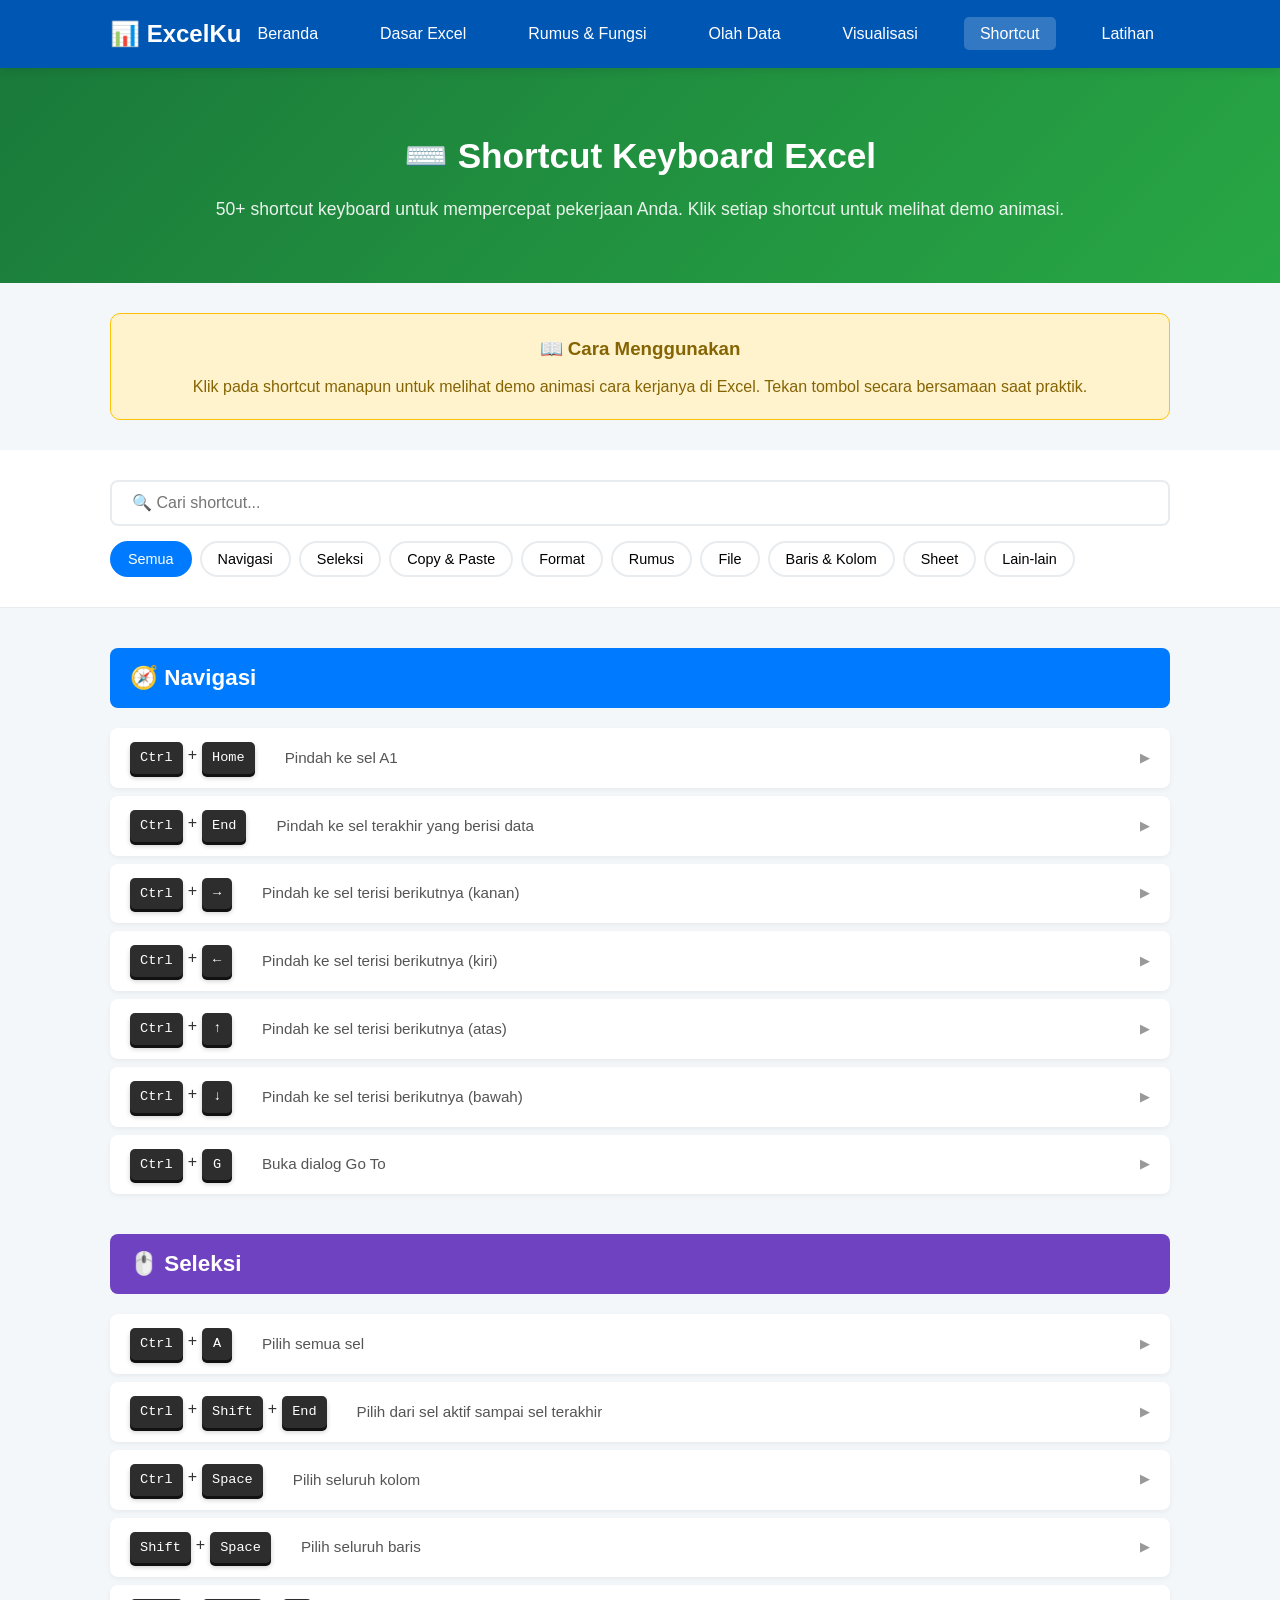
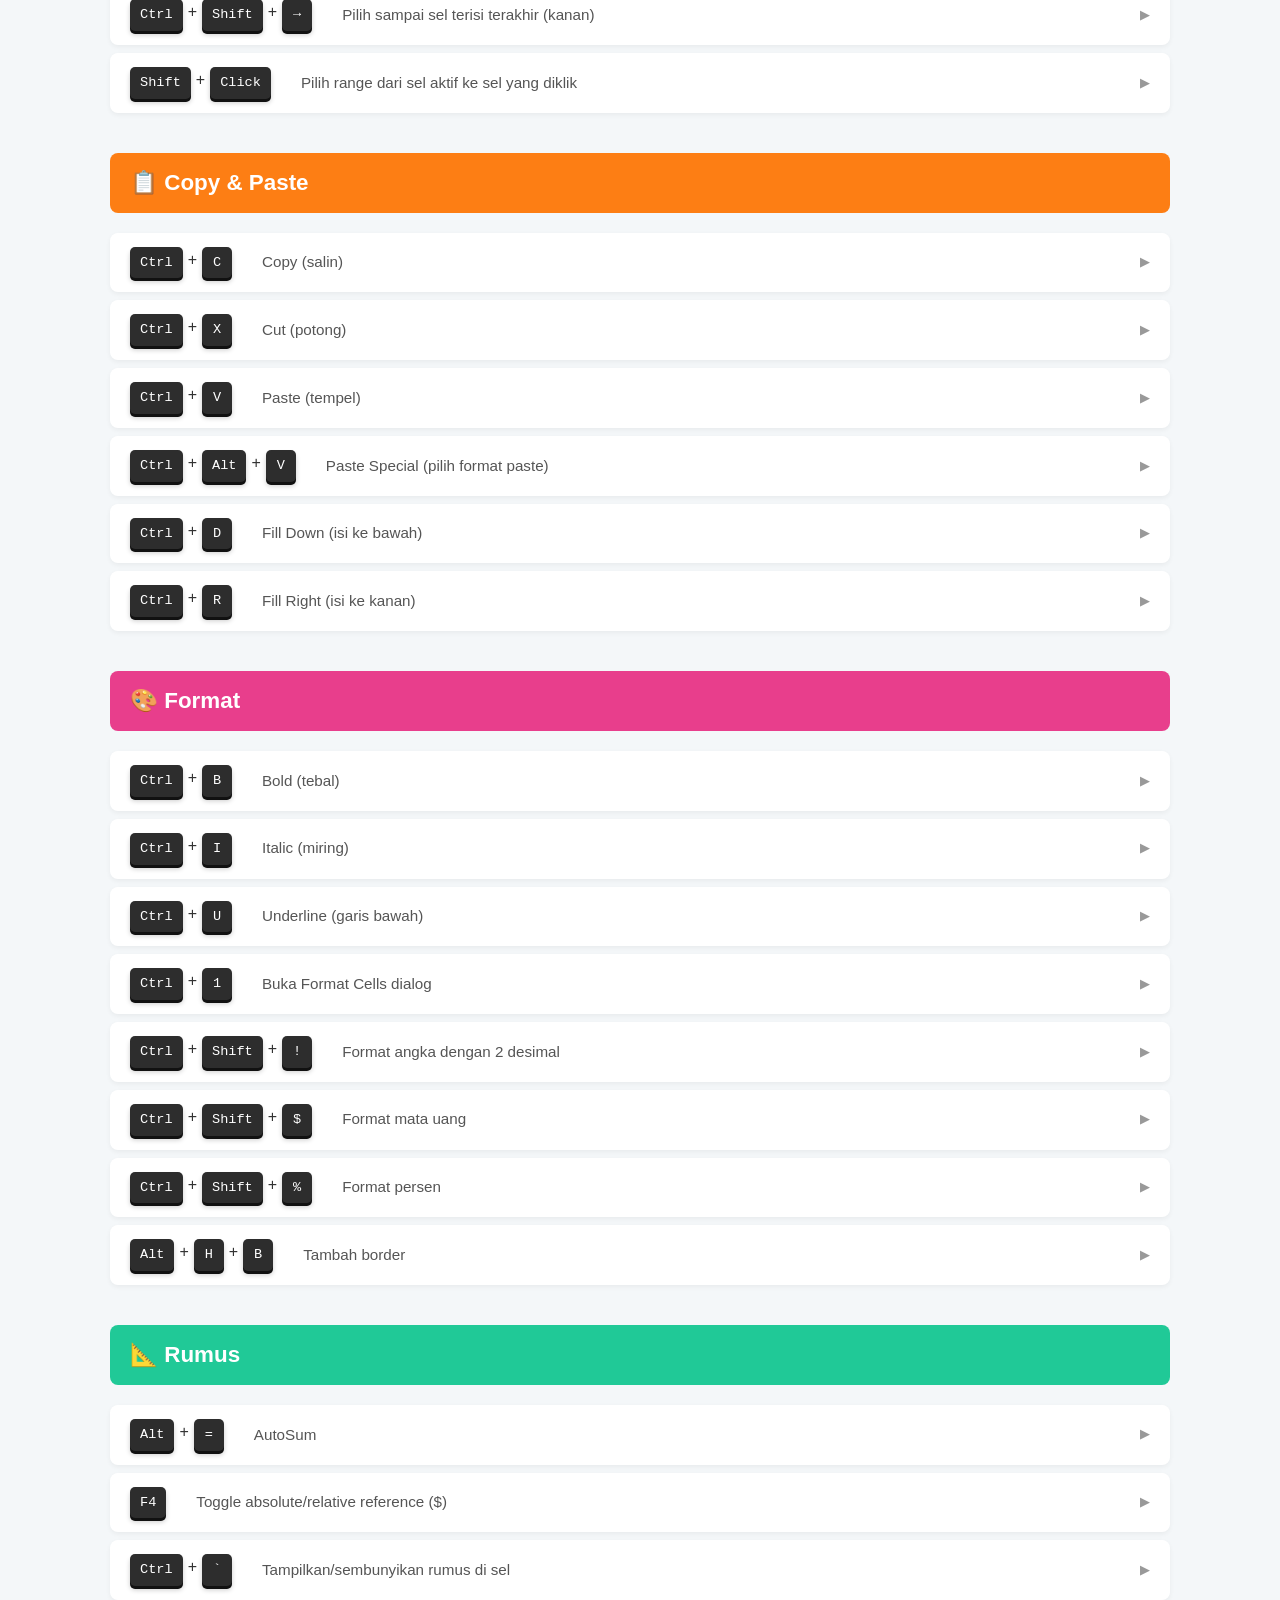
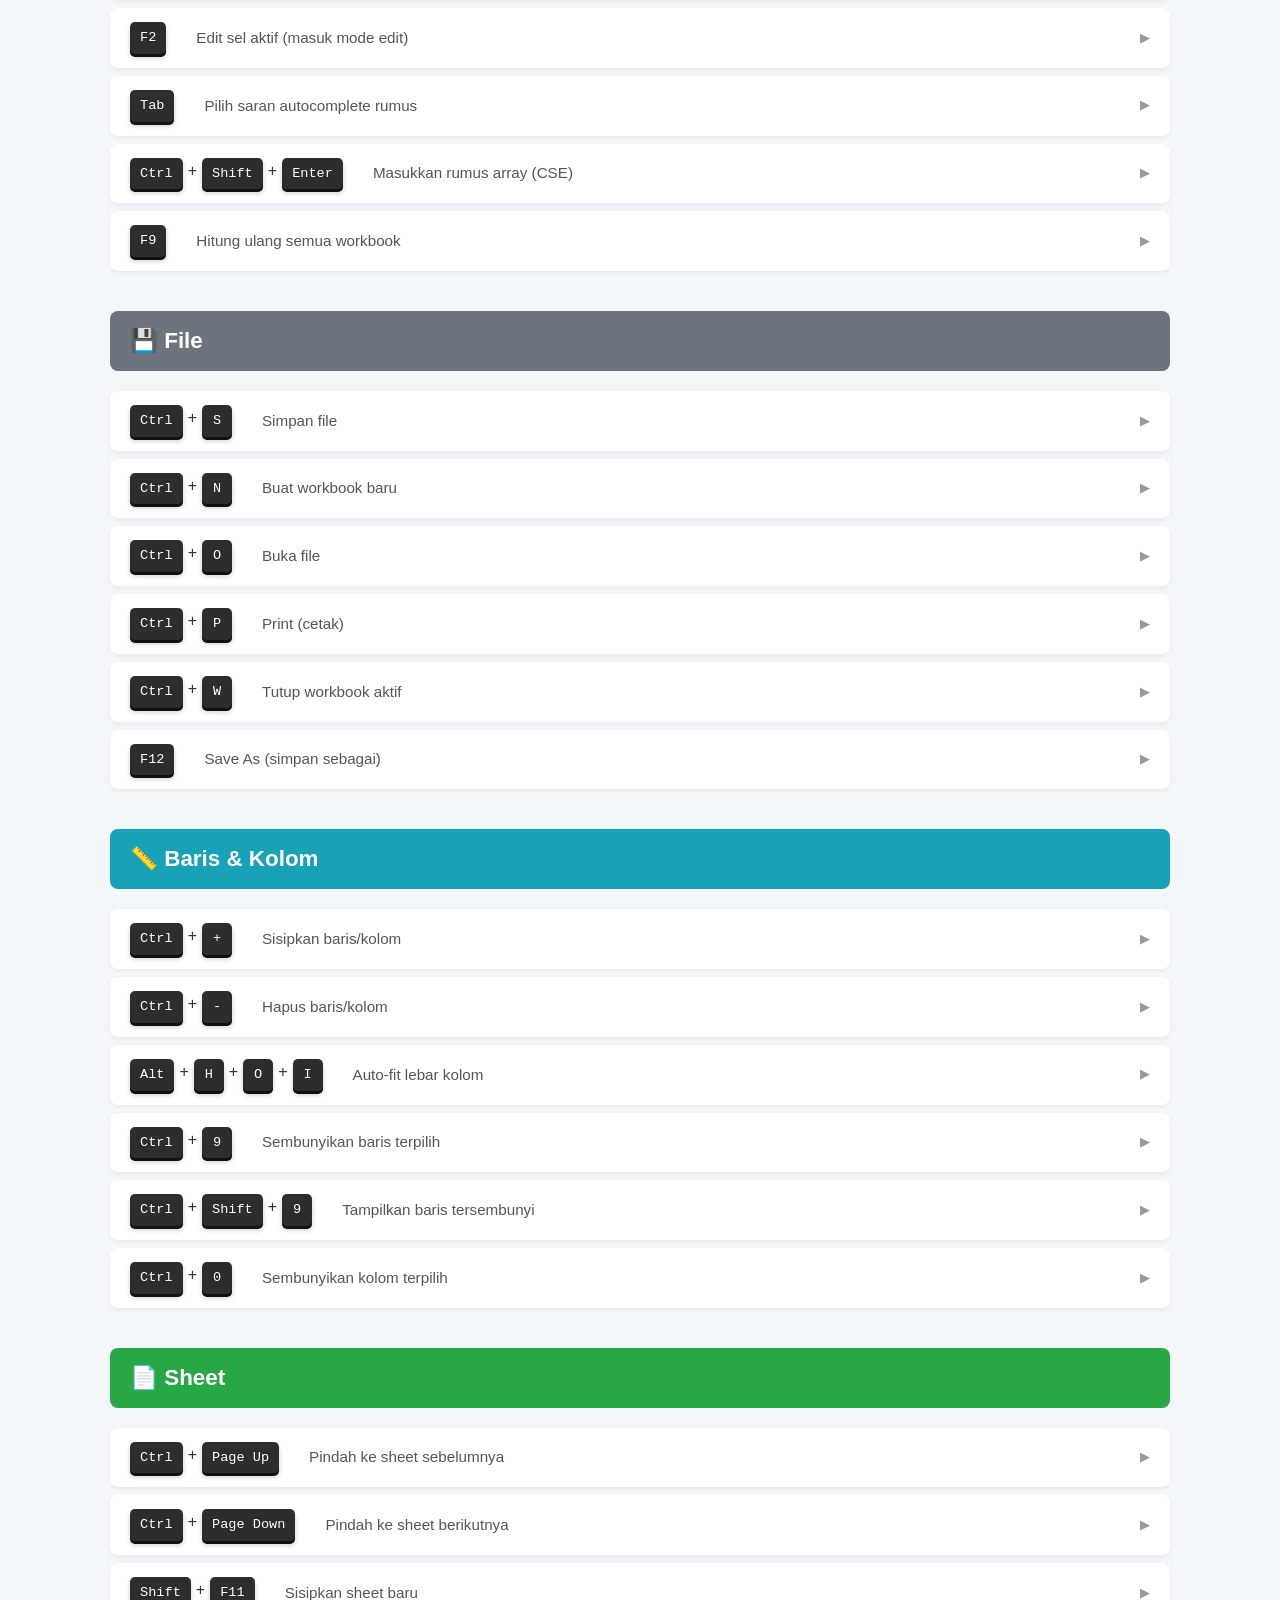
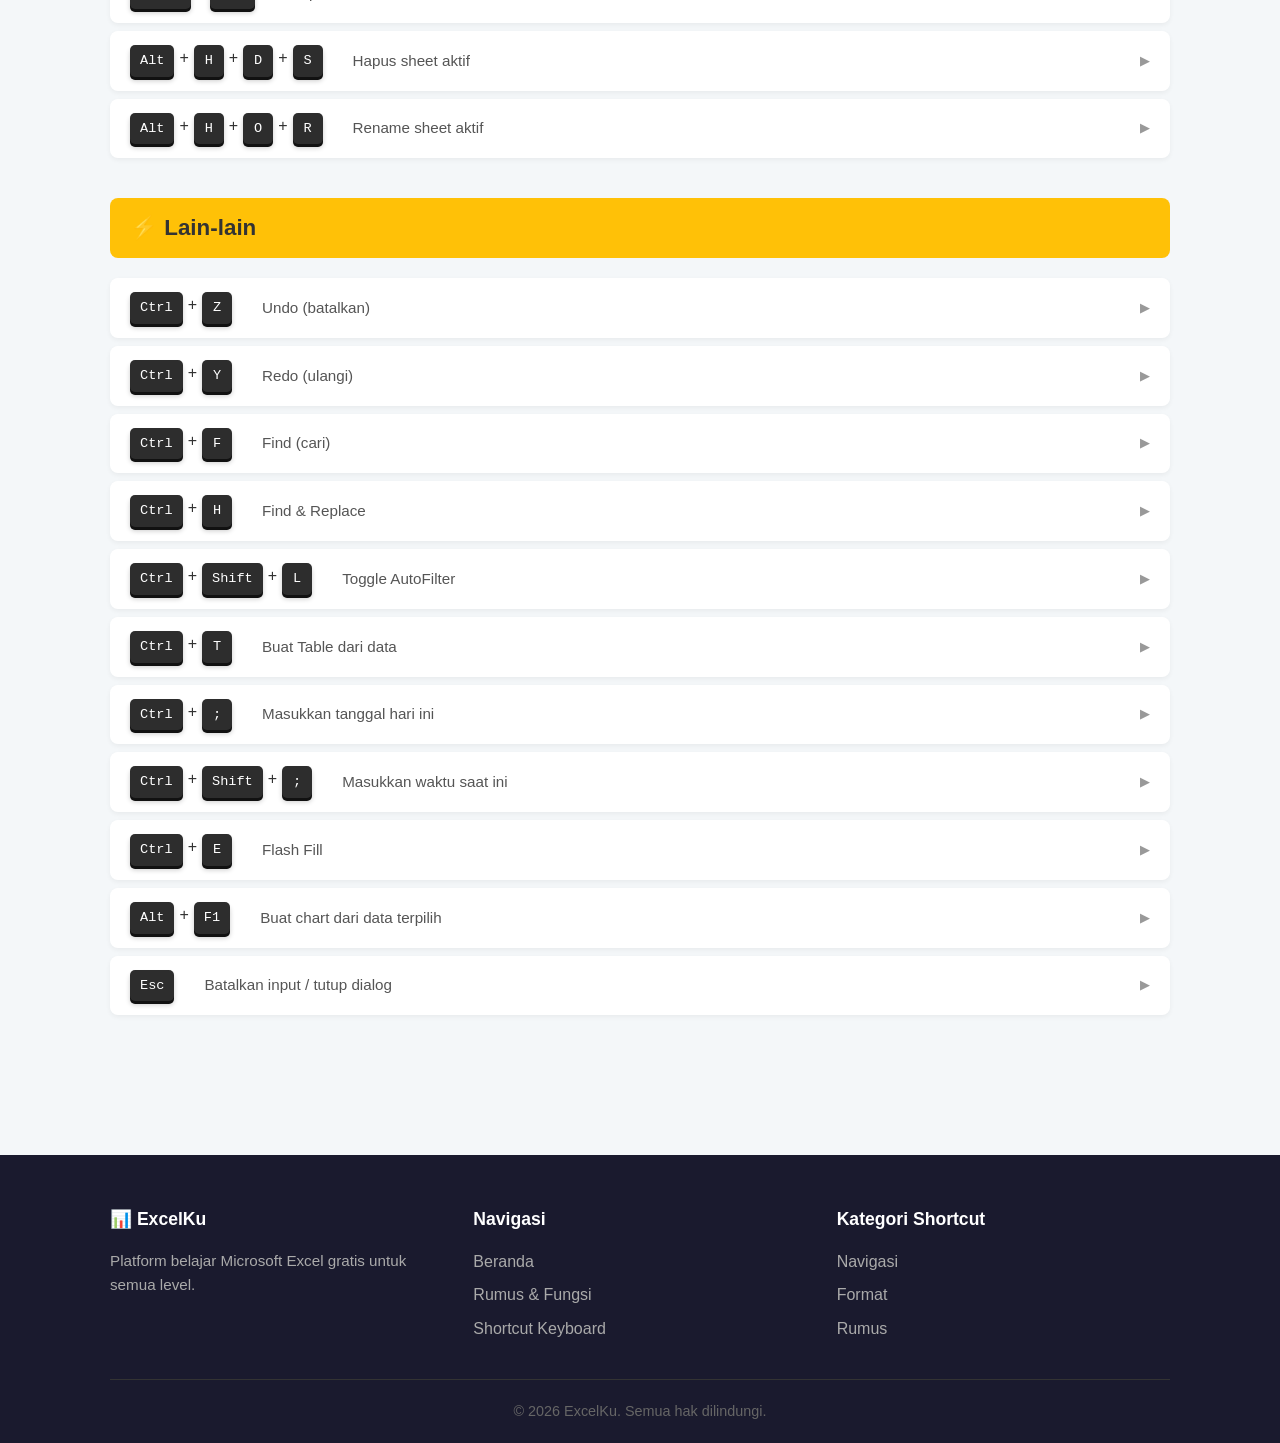
<file: shortcut.html>
<!DOCTYPE html>
<html lang="id">
<head>
    <meta charset="UTF-8">
    <meta name="viewport" content="width=device-width, initial-scale=1.0">
    <title>Shortcut Keyboard Excel - ExcelKu</title>
    <link rel="stylesheet" href="style.css">
</head>
<body>

    <nav class="navbar">
        <div class="nav-container">
            <a href="index.html" class="nav-logo">📊 ExcelKu</a>
            <button class="hamburger" id="hamburger">
                <span></span><span></span><span></span>
            </button>
            <ul class="nav-menu" id="navMenu">
                <li><a href="index.html" class="nav-link">Beranda</a></li>
                <li><a href="dasar.html" class="nav-link">Dasar Excel</a></li>
                <li><a href="rumus.html" class="nav-link">Rumus &amp; Fungsi</a></li>
                <li><a href="olahdata.html" class="nav-link">Olah Data</a></li>
                <li><a href="visualisasi.html" class="nav-link">Visualisasi</a></li>
                <li><a href="shortcut.html" class="nav-link active">Shortcut</a></li>
                <li><a href="latihan.html" class="nav-link">Latihan</a></li>
            </ul>
        </div>
    </nav>

    <section class="page-header page-header-shortcut">
        <h1>⌨️ Shortcut Keyboard Excel</h1>
        <p>50+ shortcut keyboard untuk mempercepat pekerjaan Anda. Klik setiap shortcut untuk melihat demo animasi.</p>
    </section>

    <section class="guide-section">
        <div class="container-main">
            <div class="guide-box">
                <h3>📖 Cara Menggunakan</h3>
                <p>Klik pada shortcut manapun untuk melihat demo animasi cara kerjanya di Excel. Tekan tombol secara bersamaan saat praktik.</p>
            </div>
        </div>
    </section>

    <section class="filter-section">
        <div class="container-main">
            <div class="filter-bar">
                <input type="text" id="searchShortcut" placeholder="🔍 Cari shortcut..." class="search-input">
                <div class="filter-buttons">
                    <button class="filter-btn active" data-category="all">Semua</button>
                    <button class="filter-btn" data-category="navigasi">Navigasi</button>
                    <button class="filter-btn" data-category="seleksi">Seleksi</button>
                    <button class="filter-btn" data-category="copypaste">Copy &amp; Paste</button>
                    <button class="filter-btn" data-category="format">Format</button>
                    <button class="filter-btn" data-category="rumus">Rumus</button>
                    <button class="filter-btn" data-category="file">File</button>
                    <button class="filter-btn" data-category="bariskolom">Baris &amp; Kolom</button>
                    <button class="filter-btn" data-category="sheet">Sheet</button>
                    <button class="filter-btn" data-category="lainnya">Lain-lain</button>
                </div>
            </div>
        </div>
    </section>

    <section class="shortcuts-section">
        <div class="container-main">

            <!-- NAVIGASI -->
            <div class="shortcut-category" data-category="navigasi">
                <h2 class="category-title cat-navigasi">🧭 Navigasi</h2>
                <div class="shortcut-list-interactive">

                    <div class="shortcut-item-interactive" onclick="toggleDemo(this)">
                        <div class="shortcut-main">
                            <div class="shortcut-keys"><kbd>Ctrl</kbd>+<kbd>Home</kbd></div>
                            <div class="shortcut-desc">Pindah ke sel A1</div>
                            <span class="demo-toggle-icon">▶</span>
                        </div>
                        <div class="shortcut-demo">
                            <div class="mini-excel">
                                <div class="mini-row"><span class="mini-cell mini-header">A</span><span class="mini-cell mini-header">B</span><span class="mini-cell mini-header">C</span><span class="mini-cell mini-header">D</span></div>
                                <div class="mini-row"><span class="mini-cell mini-active">📍A1</span><span class="mini-cell">B1</span><span class="mini-cell">C1</span><span class="mini-cell">D1</span></div>
                                <div class="mini-row"><span class="mini-cell">A2</span><span class="mini-cell">B2</span><span class="mini-cell">C2</span><span class="mini-cell">D2</span></div>
                                <div class="mini-row"><span class="mini-cell">A3</span><span class="mini-cell">B3</span><span class="mini-cell">C3</span><span class="mini-cell mini-prev">sebelumnya</span></div>
                            </div>
                            <div class="demo-caption">Kursor langsung melompat ke sel A1 dari posisi manapun</div>
                        </div>
                    </div>

                    <div class="shortcut-item-interactive" onclick="toggleDemo(this)">
                        <div class="shortcut-main">
                            <div class="shortcut-keys"><kbd>Ctrl</kbd>+<kbd>End</kbd></div>
                            <div class="shortcut-desc">Pindah ke sel terakhir yang berisi data</div>
                            <span class="demo-toggle-icon">▶</span>
                        </div>
                        <div class="shortcut-demo">
                            <div class="mini-excel">
                                <div class="mini-row"><span class="mini-cell mini-header">A</span><span class="mini-cell mini-header">B</span><span class="mini-cell mini-header">C</span></div>
                                <div class="mini-row"><span class="mini-cell mini-prev">mulai</span><span class="mini-cell">Data</span><span class="mini-cell">Data</span></div>
                                <div class="mini-row"><span class="mini-cell">Data</span><span class="mini-cell">Data</span><span class="mini-cell">Data</span></div>
                                <div class="mini-row"><span class="mini-cell">Data</span><span class="mini-cell">Data</span><span class="mini-cell mini-active">📍Akhir</span></div>
                            </div>
                            <div class="demo-caption">Kursor melompat ke sel paling kanan bawah yang berisi data</div>
                        </div>
                    </div>

                    <div class="shortcut-item-interactive" onclick="toggleDemo(this)">
                        <div class="shortcut-main">
                            <div class="shortcut-keys"><kbd>Ctrl</kbd>+<kbd>→</kbd></div>
                            <div class="shortcut-desc">Pindah ke sel terisi berikutnya (kanan)</div>
                            <span class="demo-toggle-icon">▶</span>
                        </div>
                        <div class="shortcut-demo">
                            <div class="mini-excel">
                                <div class="mini-row"><span class="mini-cell mini-header">A</span><span class="mini-cell mini-header">B</span><span class="mini-cell mini-header">C</span><span class="mini-cell mini-header">D</span></div>
                                <div class="mini-row"><span class="mini-cell mini-prev">mulai</span><span class="mini-cell mini-empty"></span><span class="mini-cell mini-empty"></span><span class="mini-cell mini-active">📍tujuan</span></div>
                            </div>
                            <div class="demo-caption">Melompati sel kosong, langsung ke sel berisi data berikutnya di kanan →</div>
                        </div>
                    </div>

                    <div class="shortcut-item-interactive" onclick="toggleDemo(this)">
                        <div class="shortcut-main">
                            <div class="shortcut-keys"><kbd>Ctrl</kbd>+<kbd>←</kbd></div>
                            <div class="shortcut-desc">Pindah ke sel terisi berikutnya (kiri)</div>
                            <span class="demo-toggle-icon">▶</span>
                        </div>
                        <div class="shortcut-demo">
                            <div class="mini-excel">
                                <div class="mini-row"><span class="mini-cell mini-header">A</span><span class="mini-cell mini-header">B</span><span class="mini-cell mini-header">C</span><span class="mini-cell mini-header">D</span></div>
                                <div class="mini-row"><span class="mini-cell mini-active">📍tujuan</span><span class="mini-cell mini-empty"></span><span class="mini-cell mini-empty"></span><span class="mini-cell mini-prev">mulai</span></div>
                            </div>
                            <div class="demo-caption">Melompati sel kosong, langsung ke sel berisi data berikutnya di kiri ←</div>
                        </div>
                    </div>

                    <div class="shortcut-item-interactive" onclick="toggleDemo(this)">
                        <div class="shortcut-main">
                            <div class="shortcut-keys"><kbd>Ctrl</kbd>+<kbd>↑</kbd></div>
                            <div class="shortcut-desc">Pindah ke sel terisi berikutnya (atas)</div>
                            <span class="demo-toggle-icon">▶</span>
                        </div>
                        <div class="shortcut-demo">
                            <div class="mini-excel">
                                <div class="mini-row"><span class="mini-cell mini-header">A</span></div>
                                <div class="mini-row"><span class="mini-cell mini-active">📍tujuan</span></div>
                                <div class="mini-row"><span class="mini-cell mini-empty"></span></div>
                                <div class="mini-row"><span class="mini-cell mini-empty"></span></div>
                                <div class="mini-row"><span class="mini-cell mini-prev">mulai</span></div>
                            </div>
                            <div class="demo-caption">Melompat ke atas melewati sel kosong ke sel berisi data ↑</div>
                        </div>
                    </div>

                    <div class="shortcut-item-interactive" onclick="toggleDemo(this)">
                        <div class="shortcut-main">
                            <div class="shortcut-keys"><kbd>Ctrl</kbd>+<kbd>↓</kbd></div>
                            <div class="shortcut-desc">Pindah ke sel terisi berikutnya (bawah)</div>
                            <span class="demo-toggle-icon">▶</span>
                        </div>
                        <div class="shortcut-demo">
                            <div class="mini-excel">
                                <div class="mini-row"><span class="mini-cell mini-header">A</span></div>
                                <div class="mini-row"><span class="mini-cell mini-prev">mulai</span></div>
                                <div class="mini-row"><span class="mini-cell mini-empty"></span></div>
                                <div class="mini-row"><span class="mini-cell mini-empty"></span></div>
                                <div class="mini-row"><span class="mini-cell mini-active">📍tujuan</span></div>
                            </div>
                            <div class="demo-caption">Melompat ke bawah melewati sel kosong ke sel berisi data ↓</div>
                        </div>
                    </div>

                    <div class="shortcut-item-interactive" onclick="toggleDemo(this)">
                        <div class="shortcut-main">
                            <div class="shortcut-keys"><kbd>Ctrl</kbd>+<kbd>G</kbd></div>
                            <div class="shortcut-desc">Buka dialog Go To</div>
                            <span class="demo-toggle-icon">▶</span>
                        </div>
                        <div class="shortcut-demo">
                            <div class="mini-excel mini-dialog">
                                <div class="dialog-box">
                                    <div class="dialog-title">Go To</div>
                                    <div class="dialog-input">Reference: <span class="mini-active">D15</span></div>
                                    <div class="dialog-btn">OK</div>
                                </div>
                            </div>
                            <div class="demo-caption">Membuka dialog untuk langsung menuju sel tertentu (misal D15)</div>
                        </div>
                    </div>

                </div>
            </div>

            <!-- SELEKSI -->
            <div class="shortcut-category" data-category="seleksi">
                <h2 class="category-title cat-seleksi">🖱️ Seleksi</h2>
                <div class="shortcut-list-interactive">

                    <div class="shortcut-item-interactive" onclick="toggleDemo(this)">
                        <div class="shortcut-main">
                            <div class="shortcut-keys"><kbd>Ctrl</kbd>+<kbd>A</kbd></div>
                            <div class="shortcut-desc">Pilih semua sel</div>
                            <span class="demo-toggle-icon">▶</span>
                        </div>
                        <div class="shortcut-demo">
                            <div class="mini-excel">
                                <div class="mini-row"><span class="mini-cell mini-selected">A1</span><span class="mini-cell mini-selected">B1</span><span class="mini-cell mini-selected">C1</span></div>
                                <div class="mini-row"><span class="mini-cell mini-selected">A2</span><span class="mini-cell mini-selected">B2</span><span class="mini-cell mini-selected">C2</span></div>
                                <div class="mini-row"><span class="mini-cell mini-selected">A3</span><span class="mini-cell mini-selected">B3</span><span class="mini-cell mini-selected">C3</span></div>
                            </div>
                            <div class="demo-caption">Semua sel ter-highlight biru (terpilih semua)</div>
                        </div>
                    </div>

                    <div class="shortcut-item-interactive" onclick="toggleDemo(this)">
                        <div class="shortcut-main">
                            <div class="shortcut-keys"><kbd>Ctrl</kbd>+<kbd>Shift</kbd>+<kbd>End</kbd></div>
                            <div class="shortcut-desc">Pilih dari sel aktif sampai sel terakhir</div>
                            <span class="demo-toggle-icon">▶</span>
                        </div>
                        <div class="shortcut-demo">
                            <div class="mini-excel">
                                <div class="mini-row"><span class="mini-cell">A1</span><span class="mini-cell mini-selected">B1</span><span class="mini-cell mini-selected">C1</span></div>
                                <div class="mini-row"><span class="mini-cell">A2</span><span class="mini-cell mini-selected">B2</span><span class="mini-cell mini-selected">C2</span></div>
                                <div class="mini-row"><span class="mini-cell">A3</span><span class="mini-cell mini-selected">B3</span><span class="mini-cell mini-selected">C3 akhir</span></div>
                            </div>
                            <div class="demo-caption">Memilih dari posisi kursor (B1) sampai sel data terakhir (C3)</div>
                        </div>
                    </div>

                    <div class="shortcut-item-interactive" onclick="toggleDemo(this)">
                        <div class="shortcut-main">
                            <div class="shortcut-keys"><kbd>Ctrl</kbd>+<kbd>Space</kbd></div>
                            <div class="shortcut-desc">Pilih seluruh kolom</div>
                            <span class="demo-toggle-icon">▶</span>
                        </div>
                        <div class="shortcut-demo">
                            <div class="mini-excel">
                                <div class="mini-row"><span class="mini-cell">A1</span><span class="mini-cell mini-selected">B1</span><span class="mini-cell">C1</span></div>
                                <div class="mini-row"><span class="mini-cell">A2</span><span class="mini-cell mini-selected">B2</span><span class="mini-cell">C2</span></div>
                                <div class="mini-row"><span class="mini-cell">A3</span><span class="mini-cell mini-selected">B3</span><span class="mini-cell">C3</span></div>
                                <div class="mini-row"><span class="mini-cell">A4</span><span class="mini-cell mini-selected">B4</span><span class="mini-cell">C4</span></div>
                            </div>
                            <div class="demo-caption">Seluruh kolom B terpilih (dari atas sampai bawah)</div>
                        </div>
                    </div>

                    <div class="shortcut-item-interactive" onclick="toggleDemo(this)">
                        <div class="shortcut-main">
                            <div class="shortcut-keys"><kbd>Shift</kbd>+<kbd>Space</kbd></div>
                            <div class="shortcut-desc">Pilih seluruh baris</div>
                            <span class="demo-toggle-icon">▶</span>
                        </div>
                        <div class="shortcut-demo">
                            <div class="mini-excel">
                                <div class="mini-row"><span class="mini-cell">A1</span><span class="mini-cell">B1</span><span class="mini-cell">C1</span></div>
                                <div class="mini-row"><span class="mini-cell mini-selected">A2</span><span class="mini-cell mini-selected">B2</span><span class="mini-cell mini-selected">C2</span></div>
                                <div class="mini-row"><span class="mini-cell">A3</span><span class="mini-cell">B3</span><span class="mini-cell">C3</span></div>
                            </div>
                            <div class="demo-caption">Seluruh baris 2 terpilih (dari kiri sampai kanan)</div>
                        </div>
                    </div>

                    <div class="shortcut-item-interactive" onclick="toggleDemo(this)">
                        <div class="shortcut-main">
                            <div class="shortcut-keys"><kbd>Ctrl</kbd>+<kbd>Shift</kbd>+<kbd>→</kbd></div>
                            <div class="shortcut-desc">Pilih sampai sel terisi terakhir (kanan)</div>
                            <span class="demo-toggle-icon">▶</span>
                        </div>
                        <div class="shortcut-demo">
                            <div class="mini-excel">
                                <div class="mini-row"><span class="mini-cell mini-header">A</span><span class="mini-cell mini-header">B</span><span class="mini-cell mini-header">C</span><span class="mini-cell mini-header">D</span></div>
                                <div class="mini-row"><span class="mini-cell mini-selected">A1</span><span class="mini-cell mini-selected">B1</span><span class="mini-cell mini-selected">C1</span><span class="mini-cell mini-selected">D1</span></div>
                            </div>
                            <div class="demo-caption">Dari A1, memilih semua sel ke kanan sampai data terakhir</div>
                        </div>
                    </div>

                    <div class="shortcut-item-interactive" onclick="toggleDemo(this)">
                        <div class="shortcut-main">
                            <div class="shortcut-keys"><kbd>Shift</kbd>+<kbd>Click</kbd></div>
                            <div class="shortcut-desc">Pilih range dari sel aktif ke sel yang diklik</div>
                            <span class="demo-toggle-icon">▶</span>
                        </div>
                        <div class="shortcut-demo">
                            <div class="mini-excel">
                                <div class="mini-row"><span class="mini-cell mini-selected">A1 mulai</span><span class="mini-cell mini-selected">B1</span><span class="mini-cell">C1</span></div>
                                <div class="mini-row"><span class="mini-cell mini-selected">A2</span><span class="mini-cell mini-selected">B2 klik</span><span class="mini-cell">C2</span></div>
                            </div>
                            <div class="demo-caption">Tahan Shift lalu klik sel tujuan untuk memilih range A1:B2</div>
                        </div>
                    </div>

                </div>
            </div>

            <!-- COPY & PASTE -->
            <div class="shortcut-category" data-category="copypaste">
                <h2 class="category-title cat-copypaste">📋 Copy &amp; Paste</h2>
                <div class="shortcut-list-interactive">

                    <div class="shortcut-item-interactive" onclick="toggleDemo(this)">
                        <div class="shortcut-main">
                            <div class="shortcut-keys"><kbd>Ctrl</kbd>+<kbd>C</kbd></div>
                            <div class="shortcut-desc">Copy (salin)</div>
                            <span class="demo-toggle-icon">▶</span>
                        </div>
                        <div class="shortcut-demo">
                            <div class="mini-excel">
                                <div class="mini-row"><span class="mini-cell mini-header">A</span></div>
                                <div class="mini-row"><span class="mini-cell mini-copy">Hello ✂️ (tersalin)</span></div>
                            </div>
                            <div class="demo-caption">Sel berkedip garis putus-putus menandakan data sudah di-copy ke clipboard</div>
                        </div>
                    </div>

                    <div class="shortcut-item-interactive" onclick="toggleDemo(this)">
                        <div class="shortcut-main">
                            <div class="shortcut-keys"><kbd>Ctrl</kbd>+<kbd>X</kbd></div>
                            <div class="shortcut-desc">Cut (potong)</div>
                            <span class="demo-toggle-icon">▶</span>
                        </div>
                        <div class="shortcut-demo">
                            <div class="mini-excel">
                                <div class="mini-row"><span class="mini-cell mini-header">A</span><span class="mini-cell mini-header">B</span></div>
                                <div class="mini-row"><span class="mini-cell mini-cut">Data ✂️</span><span class="mini-cell mini-empty">(kosong)</span></div>
                                <div class="mini-row"><span class="mini-cell mini-empty"></span><span class="mini-cell mini-active">Data 📍</span></div>
                            </div>
                            <div class="demo-caption">Data dipotong dari sel asal dan dipindahkan ke sel tujuan (paste)</div>
                        </div>
                    </div>

                    <div class="shortcut-item-interactive" onclick="toggleDemo(this)">
                        <div class="shortcut-main">
                            <div class="shortcut-keys"><kbd>Ctrl</kbd>+<kbd>V</kbd></div>
                            <div class="shortcut-desc">Paste (tempel)</div>
                            <span class="demo-toggle-icon">▶</span>
                        </div>
                        <div class="shortcut-demo">
                            <div class="mini-excel">
                                <div class="mini-row"><span class="mini-cell mini-header">A</span></div>
                                <div class="mini-row"><span class="mini-cell mini-copy">Hello (sumber)</span></div>
                                <div class="mini-row"><span class="mini-cell mini-active">Hello ✓ (ditempel)</span></div>
                            </div>
                            <div class="demo-caption">Data yang sudah di-copy ditempelkan ke sel aktif</div>
                        </div>
                    </div>

                    <div class="shortcut-item-interactive" onclick="toggleDemo(this)">
                        <div class="shortcut-main">
                            <div class="shortcut-keys"><kbd>Ctrl</kbd>+<kbd>Alt</kbd>+<kbd>V</kbd></div>
                            <div class="shortcut-desc">Paste Special (pilih format paste)</div>
                            <span class="demo-toggle-icon">▶</span>
                        </div>
                        <div class="shortcut-demo">
                            <div class="mini-excel mini-dialog">
                                <div class="dialog-box">
                                    <div class="dialog-title">Paste Special</div>
                                    <div class="dialog-input">☑ Values ☐ Formulas ☐ Formats</div>
                                    <div class="dialog-btn">OK</div>
                                </div>
                            </div>
                            <div class="demo-caption">Pilih apa yang ingin di-paste: nilai saja, rumus, format, dll</div>
                        </div>
                    </div>

                    <div class="shortcut-item-interactive" onclick="toggleDemo(this)">
                        <div class="shortcut-main">
                            <div class="shortcut-keys"><kbd>Ctrl</kbd>+<kbd>D</kbd></div>
                            <div class="shortcut-desc">Fill Down (isi ke bawah)</div>
                            <span class="demo-toggle-icon">▶</span>
                        </div>
                        <div class="shortcut-demo">
                            <div class="mini-excel">
                                <div class="mini-row"><span class="mini-cell mini-header">A</span></div>
                                <div class="mini-row"><span class="mini-cell mini-copy">100 (sumber)</span></div>
                                <div class="mini-row"><span class="mini-cell mini-active">100 ↓</span></div>
                                <div class="mini-row"><span class="mini-cell mini-active">100 ↓</span></div>
                            </div>
                            <div class="demo-caption">Mengisi sel di bawah dengan nilai/rumus dari sel di atasnya</div>
                        </div>
                    </div>

                    <div class="shortcut-item-interactive" onclick="toggleDemo(this)">
                        <div class="shortcut-main">
                            <div class="shortcut-keys"><kbd>Ctrl</kbd>+<kbd>R</kbd></div>
                            <div class="shortcut-desc">Fill Right (isi ke kanan)</div>
                            <span class="demo-toggle-icon">▶</span>
                        </div>
                        <div class="shortcut-demo">
                            <div class="mini-excel">
                                <div class="mini-row"><span class="mini-cell mini-header">A</span><span class="mini-cell mini-header">B</span><span class="mini-cell mini-header">C</span></div>
                                <div class="mini-row"><span class="mini-cell mini-copy">100</span><span class="mini-cell mini-active">100 →</span><span class="mini-cell mini-active">100 →</span></div>
                            </div>
                            <div class="demo-caption">Mengisi sel di kanan dengan nilai/rumus dari sel di kirinya</div>
                        </div>
                    </div>

                </div>
            </div>


            <!-- FORMAT -->
            <div class="shortcut-category" data-category="format">
                <h2 class="category-title cat-format">🎨 Format</h2>
                <div class="shortcut-list-interactive">

                    <div class="shortcut-item-interactive" onclick="toggleDemo(this)">
                        <div class="shortcut-main">
                            <div class="shortcut-keys"><kbd>Ctrl</kbd>+<kbd>B</kbd></div>
                            <div class="shortcut-desc">Bold (tebal)</div>
                            <span class="demo-toggle-icon">▶</span>
                        </div>
                        <div class="shortcut-demo">
                            <div class="mini-excel">
                                <div class="mini-row"><span class="mini-cell">Teks biasa</span><span class="mini-cell mini-arrow">→</span><span class="mini-cell mini-active"><strong>Teks tebal</strong></span></div>
                            </div>
                            <div class="demo-caption">Teks berubah menjadi tebal (bold)</div>
                        </div>
                    </div>

                    <div class="shortcut-item-interactive" onclick="toggleDemo(this)">
                        <div class="shortcut-main">
                            <div class="shortcut-keys"><kbd>Ctrl</kbd>+<kbd>I</kbd></div>
                            <div class="shortcut-desc">Italic (miring)</div>
                            <span class="demo-toggle-icon">▶</span>
                        </div>
                        <div class="shortcut-demo">
                            <div class="mini-excel">
                                <div class="mini-row"><span class="mini-cell">Teks biasa</span><span class="mini-cell mini-arrow">→</span><span class="mini-cell mini-active"><em>Teks miring</em></span></div>
                            </div>
                            <div class="demo-caption">Teks berubah menjadi miring (italic)</div>
                        </div>
                    </div>

                    <div class="shortcut-item-interactive" onclick="toggleDemo(this)">
                        <div class="shortcut-main">
                            <div class="shortcut-keys"><kbd>Ctrl</kbd>+<kbd>U</kbd></div>
                            <div class="shortcut-desc">Underline (garis bawah)</div>
                            <span class="demo-toggle-icon">▶</span>
                        </div>
                        <div class="shortcut-demo">
                            <div class="mini-excel">
                                <div class="mini-row"><span class="mini-cell">Teks biasa</span><span class="mini-cell mini-arrow">→</span><span class="mini-cell mini-active"><u>Teks bergaris bawah</u></span></div>
                            </div>
                            <div class="demo-caption">Teks mendapat garis bawah (underline)</div>
                        </div>
                    </div>

                    <div class="shortcut-item-interactive" onclick="toggleDemo(this)">
                        <div class="shortcut-main">
                            <div class="shortcut-keys"><kbd>Ctrl</kbd>+<kbd>1</kbd></div>
                            <div class="shortcut-desc">Buka Format Cells dialog</div>
                            <span class="demo-toggle-icon">▶</span>
                        </div>
                        <div class="shortcut-demo">
                            <div class="mini-excel mini-dialog">
                                <div class="dialog-box">
                                    <div class="dialog-title">Format Cells</div>
                                    <div class="dialog-input">Number | Alignment | Font | Border | Fill</div>
                                    <div class="dialog-btn">OK</div>
                                </div>
                            </div>
                            <div class="demo-caption">Membuka dialog lengkap untuk mengatur format sel (angka, font, border, dll)</div>
                        </div>
                    </div>

                    <div class="shortcut-item-interactive" onclick="toggleDemo(this)">
                        <div class="shortcut-main">
                            <div class="shortcut-keys"><kbd>Ctrl</kbd>+<kbd>Shift</kbd>+<kbd>!</kbd></div>
                            <div class="shortcut-desc">Format angka dengan 2 desimal</div>
                            <span class="demo-toggle-icon">▶</span>
                        </div>
                        <div class="shortcut-demo">
                            <div class="mini-excel">
                                <div class="mini-row"><span class="mini-cell">1234.5</span><span class="mini-cell mini-arrow">→</span><span class="mini-cell mini-active">1,234.50</span></div>
                            </div>
                            <div class="demo-caption">Angka diformat dengan pemisah ribuan dan 2 angka desimal</div>
                        </div>
                    </div>

                    <div class="shortcut-item-interactive" onclick="toggleDemo(this)">
                        <div class="shortcut-main">
                            <div class="shortcut-keys"><kbd>Ctrl</kbd>+<kbd>Shift</kbd>+<kbd>$</kbd></div>
                            <div class="shortcut-desc">Format mata uang</div>
                            <span class="demo-toggle-icon">▶</span>
                        </div>
                        <div class="shortcut-demo">
                            <div class="mini-excel">
                                <div class="mini-row"><span class="mini-cell">50000</span><span class="mini-cell mini-arrow">→</span><span class="mini-cell mini-active">$50,000.00</span></div>
                            </div>
                            <div class="demo-caption">Angka diformat sebagai mata uang dengan simbol $ dan desimal</div>
                        </div>
                    </div>

                    <div class="shortcut-item-interactive" onclick="toggleDemo(this)">
                        <div class="shortcut-main">
                            <div class="shortcut-keys"><kbd>Ctrl</kbd>+<kbd>Shift</kbd>+<kbd>%</kbd></div>
                            <div class="shortcut-desc">Format persen</div>
                            <span class="demo-toggle-icon">▶</span>
                        </div>
                        <div class="shortcut-demo">
                            <div class="mini-excel">
                                <div class="mini-row"><span class="mini-cell">0.85</span><span class="mini-cell mini-arrow">→</span><span class="mini-cell mini-active">85%</span></div>
                            </div>
                            <div class="demo-caption">Angka desimal dikonversi ke format persen (0.85 → 85%)</div>
                        </div>
                    </div>

                    <div class="shortcut-item-interactive" onclick="toggleDemo(this)">
                        <div class="shortcut-main">
                            <div class="shortcut-keys"><kbd>Alt</kbd>+<kbd>H</kbd>+<kbd>B</kbd></div>
                            <div class="shortcut-desc">Tambah border</div>
                            <span class="demo-toggle-icon">▶</span>
                        </div>
                        <div class="shortcut-demo">
                            <div class="mini-excel">
                                <div class="mini-row"><span class="mini-cell">Tanpa border</span><span class="mini-cell mini-arrow">→</span><span class="mini-cell mini-border">Dengan border</span></div>
                            </div>
                            <div class="demo-caption">Menambahkan garis tepi (border) pada sel yang dipilih</div>
                        </div>
                    </div>

                </div>
            </div>

            <!-- RUMUS -->
            <div class="shortcut-category" data-category="rumus">
                <h2 class="category-title cat-rumus">📐 Rumus</h2>
                <div class="shortcut-list-interactive">

                    <div class="shortcut-item-interactive" onclick="toggleDemo(this)">
                        <div class="shortcut-main">
                            <div class="shortcut-keys"><kbd>Alt</kbd>+<kbd>=</kbd></div>
                            <div class="shortcut-desc">AutoSum</div>
                            <span class="demo-toggle-icon">▶</span>
                        </div>
                        <div class="shortcut-demo">
                            <div class="mini-excel">
                                <div class="mini-row"><span class="mini-cell mini-header">A</span></div>
                                <div class="mini-row"><span class="mini-cell">10</span></div>
                                <div class="mini-row"><span class="mini-cell">20</span></div>
                                <div class="mini-row"><span class="mini-cell">30</span></div>
                                <div class="mini-row"><span class="mini-cell mini-active">=SUM(A1:A3) → 60</span></div>
                            </div>
                            <div class="demo-caption">Otomatis memasukkan rumus SUM untuk menjumlahkan sel di atasnya</div>
                        </div>
                    </div>

                    <div class="shortcut-item-interactive" onclick="toggleDemo(this)">
                        <div class="shortcut-main">
                            <div class="shortcut-keys"><kbd>F4</kbd></div>
                            <div class="shortcut-desc">Toggle absolute/relative reference ($)</div>
                            <span class="demo-toggle-icon">▶</span>
                        </div>
                        <div class="shortcut-demo">
                            <div class="mini-excel">
                                <div class="mini-row"><span class="mini-cell">A1</span><span class="mini-cell mini-arrow">F4→</span><span class="mini-cell mini-active">$A$1</span></div>
                                <div class="mini-row"><span class="mini-cell">$A$1</span><span class="mini-cell mini-arrow">F4→</span><span class="mini-cell mini-active">A$1</span></div>
                                <div class="mini-row"><span class="mini-cell">A$1</span><span class="mini-cell mini-arrow">F4→</span><span class="mini-cell mini-active">$A1</span></div>
                                <div class="mini-row"><span class="mini-cell">$A1</span><span class="mini-cell mini-arrow">F4→</span><span class="mini-cell mini-active">A1</span></div>
                            </div>
                            <div class="demo-caption">Tekan F4 berulang untuk toggle: A1 → $A$1 → A$1 → $A1 → A1</div>
                        </div>
                    </div>

                    <div class="shortcut-item-interactive" onclick="toggleDemo(this)">
                        <div class="shortcut-main">
                            <div class="shortcut-keys"><kbd>Ctrl</kbd>+<kbd>`</kbd></div>
                            <div class="shortcut-desc">Tampilkan/sembunyikan rumus di sel</div>
                            <span class="demo-toggle-icon">▶</span>
                        </div>
                        <div class="shortcut-demo">
                            <div class="mini-excel">
                                <div class="mini-row"><span class="mini-cell mini-header">Normal</span><span class="mini-cell mini-arrow">→</span><span class="mini-cell mini-header">Show Formula</span></div>
                                <div class="mini-row"><span class="mini-cell">60</span><span class="mini-cell mini-arrow">→</span><span class="mini-cell mini-active">=SUM(A1:A3)</span></div>
                                <div class="mini-row"><span class="mini-cell">Lulus</span><span class="mini-cell mini-arrow">→</span><span class="mini-cell mini-active">=IF(B2>75,"Lulus")</span></div>
                            </div>
                            <div class="demo-caption">Menampilkan rumus asli di setiap sel, bukan hasilnya</div>
                        </div>
                    </div>

                    <div class="shortcut-item-interactive" onclick="toggleDemo(this)">
                        <div class="shortcut-main">
                            <div class="shortcut-keys"><kbd>F2</kbd></div>
                            <div class="shortcut-desc">Edit sel aktif (masuk mode edit)</div>
                            <span class="demo-toggle-icon">▶</span>
                        </div>
                        <div class="shortcut-demo">
                            <div class="mini-excel">
                                <div class="mini-row"><span class="mini-cell mini-active" style="border: 2px solid #007bff;">|Hello World_ (editing)</span></div>
                            </div>
                            <div class="demo-caption">Kursor masuk ke dalam sel untuk mengedit isi tanpa menghapus data lama</div>
                        </div>
                    </div>

                    <div class="shortcut-item-interactive" onclick="toggleDemo(this)">
                        <div class="shortcut-main">
                            <div class="shortcut-keys"><kbd>Tab</kbd></div>
                            <div class="shortcut-desc">Pilih saran autocomplete rumus</div>
                            <span class="demo-toggle-icon">▶</span>
                        </div>
                        <div class="shortcut-demo">
                            <div class="mini-excel">
                                <div class="mini-row"><span class="mini-cell mini-active">=VL</span></div>
                                <div class="mini-row"><span class="mini-cell mini-selected">VLOOKUP ← Tab</span></div>
                                <div class="mini-row"><span class="mini-cell">VALUE</span></div>
                            </div>
                            <div class="demo-caption">Saat mengetik rumus, tekan Tab untuk memilih saran dari daftar autocomplete</div>
                        </div>
                    </div>

                    <div class="shortcut-item-interactive" onclick="toggleDemo(this)">
                        <div class="shortcut-main">
                            <div class="shortcut-keys"><kbd>Ctrl</kbd>+<kbd>Shift</kbd>+<kbd>Enter</kbd></div>
                            <div class="shortcut-desc">Masukkan rumus array (CSE)</div>
                            <span class="demo-toggle-icon">▶</span>
                        </div>
                        <div class="shortcut-demo">
                            <div class="mini-excel">
                                <div class="mini-row"><span class="mini-cell mini-active">{=SUM(A1:A3*B1:B3)}</span></div>
                            </div>
                            <div class="demo-caption">Rumus diapit kurung kurawal {} menandakan rumus array (CSE formula)</div>
                        </div>
                    </div>

                    <div class="shortcut-item-interactive" onclick="toggleDemo(this)">
                        <div class="shortcut-main">
                            <div class="shortcut-keys"><kbd>F9</kbd></div>
                            <div class="shortcut-desc">Hitung ulang semua workbook</div>
                            <span class="demo-toggle-icon">▶</span>
                        </div>
                        <div class="shortcut-demo">
                            <div class="mini-excel">
                                <div class="mini-row"><span class="mini-cell">Rumus lama: 100</span><span class="mini-cell mini-arrow">F9→</span><span class="mini-cell mini-active">Hasil baru: 150</span></div>
                            </div>
                            <div class="demo-caption">Semua rumus di workbook dihitung ulang (berguna jika auto-calculate dimatikan)</div>
                        </div>
                    </div>

                </div>
            </div>


            <!-- FILE -->
            <div class="shortcut-category" data-category="file">
                <h2 class="category-title cat-file">💾 File</h2>
                <div class="shortcut-list-interactive">

                    <div class="shortcut-item-interactive" onclick="toggleDemo(this)">
                        <div class="shortcut-main">
                            <div class="shortcut-keys"><kbd>Ctrl</kbd>+<kbd>S</kbd></div>
                            <div class="shortcut-desc">Simpan file</div>
                            <span class="demo-toggle-icon">▶</span>
                        </div>
                        <div class="shortcut-demo">
                            <div class="mini-excel">
                                <div class="mini-row"><span class="mini-cell mini-active">💾 File tersimpan! (title bar: Laporan.xlsx)</span></div>
                            </div>
                            <div class="demo-caption">File langsung tersimpan ke lokasi terakhir tanpa dialog</div>
                        </div>
                    </div>

                    <div class="shortcut-item-interactive" onclick="toggleDemo(this)">
                        <div class="shortcut-main">
                            <div class="shortcut-keys"><kbd>Ctrl</kbd>+<kbd>N</kbd></div>
                            <div class="shortcut-desc">Buat workbook baru</div>
                            <span class="demo-toggle-icon">▶</span>
                        </div>
                        <div class="shortcut-demo">
                            <div class="mini-excel">
                                <div class="mini-row"><span class="mini-cell mini-active">📄 Book2 - Workbook baru terbuka!</span></div>
                            </div>
                            <div class="demo-caption">Membuka workbook kosong baru secara instan</div>
                        </div>
                    </div>

                    <div class="shortcut-item-interactive" onclick="toggleDemo(this)">
                        <div class="shortcut-main">
                            <div class="shortcut-keys"><kbd>Ctrl</kbd>+<kbd>O</kbd></div>
                            <div class="shortcut-desc">Buka file</div>
                            <span class="demo-toggle-icon">▶</span>
                        </div>
                        <div class="shortcut-demo">
                            <div class="mini-excel mini-dialog">
                                <div class="dialog-box">
                                    <div class="dialog-title">Open File</div>
                                    <div class="dialog-input">📁 Pilih file Excel (.xlsx, .xls, .csv)</div>
                                    <div class="dialog-btn">Open</div>
                                </div>
                            </div>
                            <div class="demo-caption">Membuka dialog untuk memilih dan membuka file Excel</div>
                        </div>
                    </div>

                    <div class="shortcut-item-interactive" onclick="toggleDemo(this)">
                        <div class="shortcut-main">
                            <div class="shortcut-keys"><kbd>Ctrl</kbd>+<kbd>P</kbd></div>
                            <div class="shortcut-desc">Print (cetak)</div>
                            <span class="demo-toggle-icon">▶</span>
                        </div>
                        <div class="shortcut-demo">
                            <div class="mini-excel mini-dialog">
                                <div class="dialog-box">
                                    <div class="dialog-title">🖨️ Print Preview</div>
                                    <div class="dialog-input">Printer: HP LaserJet | Copies: 1 | Pages: All</div>
                                    <div class="dialog-btn">Print</div>
                                </div>
                            </div>
                            <div class="demo-caption">Membuka dialog print untuk mencetak spreadsheet</div>
                        </div>
                    </div>

                    <div class="shortcut-item-interactive" onclick="toggleDemo(this)">
                        <div class="shortcut-main">
                            <div class="shortcut-keys"><kbd>Ctrl</kbd>+<kbd>W</kbd></div>
                            <div class="shortcut-desc">Tutup workbook aktif</div>
                            <span class="demo-toggle-icon">▶</span>
                        </div>
                        <div class="shortcut-demo">
                            <div class="mini-excel">
                                <div class="mini-row"><span class="mini-cell mini-cut">Laporan.xlsx ✕ (ditutup)</span></div>
                            </div>
                            <div class="demo-caption">Menutup workbook yang sedang aktif (Excel tetap terbuka)</div>
                        </div>
                    </div>

                    <div class="shortcut-item-interactive" onclick="toggleDemo(this)">
                        <div class="shortcut-main">
                            <div class="shortcut-keys"><kbd>F12</kbd></div>
                            <div class="shortcut-desc">Save As (simpan sebagai)</div>
                            <span class="demo-toggle-icon">▶</span>
                        </div>
                        <div class="shortcut-demo">
                            <div class="mini-excel mini-dialog">
                                <div class="dialog-box">
                                    <div class="dialog-title">Save As</div>
                                    <div class="dialog-input">📁 Nama: Laporan_v2.xlsx | Lokasi: Documents/</div>
                                    <div class="dialog-btn">Save</div>
                                </div>
                            </div>
                            <div class="demo-caption">Membuka dialog Save As untuk menyimpan dengan nama/lokasi baru</div>
                        </div>
                    </div>

                </div>
            </div>

            <!-- BARIS & KOLOM -->
            <div class="shortcut-category" data-category="bariskolom">
                <h2 class="category-title cat-bariskolom">📏 Baris &amp; Kolom</h2>
                <div class="shortcut-list-interactive">

                    <div class="shortcut-item-interactive" onclick="toggleDemo(this)">
                        <div class="shortcut-main">
                            <div class="shortcut-keys"><kbd>Ctrl</kbd>+<kbd>+</kbd></div>
                            <div class="shortcut-desc">Sisipkan baris/kolom</div>
                            <span class="demo-toggle-icon">▶</span>
                        </div>
                        <div class="shortcut-demo">
                            <div class="mini-excel">
                                <div class="mini-row"><span class="mini-cell">Baris 1</span></div>
                                <div class="mini-row"><span class="mini-cell mini-active">✨ Baris baru (disisipkan)</span></div>
                                <div class="mini-row"><span class="mini-cell">Baris 2 (bergeser ke bawah)</span></div>
                            </div>
                            <div class="demo-caption">Baris/kolom baru disisipkan, data yang ada bergeser ke bawah/kanan</div>
                        </div>
                    </div>

                    <div class="shortcut-item-interactive" onclick="toggleDemo(this)">
                        <div class="shortcut-main">
                            <div class="shortcut-keys"><kbd>Ctrl</kbd>+<kbd>-</kbd></div>
                            <div class="shortcut-desc">Hapus baris/kolom</div>
                            <span class="demo-toggle-icon">▶</span>
                        </div>
                        <div class="shortcut-demo">
                            <div class="mini-excel">
                                <div class="mini-row"><span class="mini-cell">Baris 1</span></div>
                                <div class="mini-row"><span class="mini-cell mini-cut">Baris 2 ✕ (dihapus)</span></div>
                                <div class="mini-row"><span class="mini-cell">Baris 3 (naik ke atas)</span></div>
                            </div>
                            <div class="demo-caption">Baris/kolom terpilih dihapus, data di bawah/kanan bergeser mengisi</div>
                        </div>
                    </div>

                    <div class="shortcut-item-interactive" onclick="toggleDemo(this)">
                        <div class="shortcut-main">
                            <div class="shortcut-keys"><kbd>Alt</kbd>+<kbd>H</kbd>+<kbd>O</kbd>+<kbd>I</kbd></div>
                            <div class="shortcut-desc">Auto-fit lebar kolom</div>
                            <span class="demo-toggle-icon">▶</span>
                        </div>
                        <div class="shortcut-demo">
                            <div class="mini-excel">
                                <div class="mini-row"><span class="mini-cell" style="width:50px">Te...</span><span class="mini-cell mini-arrow">→</span><span class="mini-cell mini-active" style="width:auto">Teks Panjang Sekali</span></div>
                            </div>
                            <div class="demo-caption">Lebar kolom otomatis menyesuaikan isi teks terpanjang</div>
                        </div>
                    </div>

                    <div class="shortcut-item-interactive" onclick="toggleDemo(this)">
                        <div class="shortcut-main">
                            <div class="shortcut-keys"><kbd>Ctrl</kbd>+<kbd>9</kbd></div>
                            <div class="shortcut-desc">Sembunyikan baris terpilih</div>
                            <span class="demo-toggle-icon">▶</span>
                        </div>
                        <div class="shortcut-demo">
                            <div class="mini-excel">
                                <div class="mini-row"><span class="mini-cell">Baris 1 (terlihat)</span></div>
                                <div class="mini-row"><span class="mini-cell mini-hidden">Baris 2 ▬▬ (tersembunyi)</span></div>
                                <div class="mini-row"><span class="mini-cell">Baris 3 (terlihat)</span></div>
                            </div>
                            <div class="demo-caption">Baris terpilih disembunyikan (masih ada tapi tidak terlihat)</div>
                        </div>
                    </div>

                    <div class="shortcut-item-interactive" onclick="toggleDemo(this)">
                        <div class="shortcut-main">
                            <div class="shortcut-keys"><kbd>Ctrl</kbd>+<kbd>Shift</kbd>+<kbd>9</kbd></div>
                            <div class="shortcut-desc">Tampilkan baris tersembunyi</div>
                            <span class="demo-toggle-icon">▶</span>
                        </div>
                        <div class="shortcut-demo">
                            <div class="mini-excel">
                                <div class="mini-row"><span class="mini-cell">Baris 1</span></div>
                                <div class="mini-row"><span class="mini-cell mini-active">Baris 2 ✓ (muncul kembali!)</span></div>
                                <div class="mini-row"><span class="mini-cell">Baris 3</span></div>
                            </div>
                            <div class="demo-caption">Baris yang tersembunyi ditampilkan kembali</div>
                        </div>
                    </div>

                    <div class="shortcut-item-interactive" onclick="toggleDemo(this)">
                        <div class="shortcut-main">
                            <div class="shortcut-keys"><kbd>Ctrl</kbd>+<kbd>0</kbd></div>
                            <div class="shortcut-desc">Sembunyikan kolom terpilih</div>
                            <span class="demo-toggle-icon">▶</span>
                        </div>
                        <div class="shortcut-demo">
                            <div class="mini-excel">
                                <div class="mini-row"><span class="mini-cell mini-header">A</span><span class="mini-cell mini-hidden">B ▬</span><span class="mini-cell mini-header">C</span></div>
                                <div class="mini-row"><span class="mini-cell">Data A</span><span class="mini-cell mini-hidden">hidden</span><span class="mini-cell">Data C</span></div>
                            </div>
                            <div class="demo-caption">Kolom B disembunyikan, kolom A langsung bersebelahan dengan C</div>
                        </div>
                    </div>

                </div>
            </div>

            <!-- SHEET -->
            <div class="shortcut-category" data-category="sheet">
                <h2 class="category-title cat-sheet">📄 Sheet</h2>
                <div class="shortcut-list-interactive">

                    <div class="shortcut-item-interactive" onclick="toggleDemo(this)">
                        <div class="shortcut-main">
                            <div class="shortcut-keys"><kbd>Ctrl</kbd>+<kbd>Page Up</kbd></div>
                            <div class="shortcut-desc">Pindah ke sheet sebelumnya</div>
                            <span class="demo-toggle-icon">▶</span>
                        </div>
                        <div class="shortcut-demo">
                            <div class="mini-excel">
                                <div class="mini-row mini-tabs"><span class="mini-cell mini-active">◀ Sheet1</span><span class="mini-cell mini-prev">Sheet2</span><span class="mini-cell">Sheet3</span></div>
                            </div>
                            <div class="demo-caption">Berpindah ke tab sheet sebelumnya (ke kiri)</div>
                        </div>
                    </div>

                    <div class="shortcut-item-interactive" onclick="toggleDemo(this)">
                        <div class="shortcut-main">
                            <div class="shortcut-keys"><kbd>Ctrl</kbd>+<kbd>Page Down</kbd></div>
                            <div class="shortcut-desc">Pindah ke sheet berikutnya</div>
                            <span class="demo-toggle-icon">▶</span>
                        </div>
                        <div class="shortcut-demo">
                            <div class="mini-excel">
                                <div class="mini-row mini-tabs"><span class="mini-cell">Sheet1</span><span class="mini-cell mini-prev">Sheet2</span><span class="mini-cell mini-active">Sheet3 ▶</span></div>
                            </div>
                            <div class="demo-caption">Berpindah ke tab sheet berikutnya (ke kanan)</div>
                        </div>
                    </div>

                    <div class="shortcut-item-interactive" onclick="toggleDemo(this)">
                        <div class="shortcut-main">
                            <div class="shortcut-keys"><kbd>Shift</kbd>+<kbd>F11</kbd></div>
                            <div class="shortcut-desc">Sisipkan sheet baru</div>
                            <span class="demo-toggle-icon">▶</span>
                        </div>
                        <div class="shortcut-demo">
                            <div class="mini-excel">
                                <div class="mini-row mini-tabs"><span class="mini-cell">Sheet1</span><span class="mini-cell mini-active">✨ Sheet2 (baru!)</span><span class="mini-cell">Sheet3</span></div>
                            </div>
                            <div class="demo-caption">Sheet baru disisipkan sebelum sheet yang aktif</div>
                        </div>
                    </div>

                    <div class="shortcut-item-interactive" onclick="toggleDemo(this)">
                        <div class="shortcut-main">
                            <div class="shortcut-keys"><kbd>Alt</kbd>+<kbd>H</kbd>+<kbd>D</kbd>+<kbd>S</kbd></div>
                            <div class="shortcut-desc">Hapus sheet aktif</div>
                            <span class="demo-toggle-icon">▶</span>
                        </div>
                        <div class="shortcut-demo">
                            <div class="mini-excel">
                                <div class="mini-row mini-tabs"><span class="mini-cell">Sheet1</span><span class="mini-cell mini-cut">Sheet2 ✕</span><span class="mini-cell mini-active">Sheet3</span></div>
                            </div>
                            <div class="demo-caption">Sheet yang aktif dihapus permanen (tidak bisa di-undo!)</div>
                        </div>
                    </div>

                    <div class="shortcut-item-interactive" onclick="toggleDemo(this)">
                        <div class="shortcut-main">
                            <div class="shortcut-keys"><kbd>Alt</kbd>+<kbd>H</kbd>+<kbd>O</kbd>+<kbd>R</kbd></div>
                            <div class="shortcut-desc">Rename sheet aktif</div>
                            <span class="demo-toggle-icon">▶</span>
                        </div>
                        <div class="shortcut-demo">
                            <div class="mini-excel">
                                <div class="mini-row mini-tabs"><span class="mini-cell">Sheet1</span><span class="mini-cell mini-active" style="border:2px dashed #007bff">|Laporan_2026|</span><span class="mini-cell">Sheet3</span></div>
                            </div>
                            <div class="demo-caption">Nama sheet bisa langsung diedit (ketik nama baru lalu Enter)</div>
                        </div>
                    </div>

                </div>
            </div>


            <!-- LAIN-LAIN -->
            <div class="shortcut-category" data-category="lainnya">
                <h2 class="category-title cat-lainnya">⚡ Lain-lain</h2>
                <div class="shortcut-list-interactive">

                    <div class="shortcut-item-interactive" onclick="toggleDemo(this)">
                        <div class="shortcut-main">
                            <div class="shortcut-keys"><kbd>Ctrl</kbd>+<kbd>Z</kbd></div>
                            <div class="shortcut-desc">Undo (batalkan)</div>
                            <span class="demo-toggle-icon">▶</span>
                        </div>
                        <div class="shortcut-demo">
                            <div class="mini-excel">
                                <div class="mini-row"><span class="mini-cell mini-cut">Salah hapus!</span><span class="mini-cell mini-arrow">Ctrl+Z→</span><span class="mini-cell mini-active">Data kembali! ↩️</span></div>
                            </div>
                            <div class="demo-caption">Membatalkan aksi terakhir (bisa berkali-kali untuk undo bertingkat)</div>
                        </div>
                    </div>

                    <div class="shortcut-item-interactive" onclick="toggleDemo(this)">
                        <div class="shortcut-main">
                            <div class="shortcut-keys"><kbd>Ctrl</kbd>+<kbd>Y</kbd></div>
                            <div class="shortcut-desc">Redo (ulangi)</div>
                            <span class="demo-toggle-icon">▶</span>
                        </div>
                        <div class="shortcut-demo">
                            <div class="mini-excel">
                                <div class="mini-row"><span class="mini-cell">Setelah Undo</span><span class="mini-cell mini-arrow">Ctrl+Y→</span><span class="mini-cell mini-active">Aksi diulangi! ↪️</span></div>
                            </div>
                            <div class="demo-caption">Mengulangi aksi yang baru saja di-undo</div>
                        </div>
                    </div>

                    <div class="shortcut-item-interactive" onclick="toggleDemo(this)">
                        <div class="shortcut-main">
                            <div class="shortcut-keys"><kbd>Ctrl</kbd>+<kbd>F</kbd></div>
                            <div class="shortcut-desc">Find (cari)</div>
                            <span class="demo-toggle-icon">▶</span>
                        </div>
                        <div class="shortcut-demo">
                            <div class="mini-excel mini-dialog">
                                <div class="dialog-box">
                                    <div class="dialog-title">🔍 Find</div>
                                    <div class="dialog-input">Find what: <span class="mini-active">Jakarta</span></div>
                                    <div class="dialog-btn">Find Next</div>
                                </div>
                            </div>
                            <div class="demo-caption">Membuka dialog pencarian untuk menemukan teks dalam spreadsheet</div>
                        </div>
                    </div>

                    <div class="shortcut-item-interactive" onclick="toggleDemo(this)">
                        <div class="shortcut-main">
                            <div class="shortcut-keys"><kbd>Ctrl</kbd>+<kbd>H</kbd></div>
                            <div class="shortcut-desc">Find &amp; Replace</div>
                            <span class="demo-toggle-icon">▶</span>
                        </div>
                        <div class="shortcut-demo">
                            <div class="mini-excel mini-dialog">
                                <div class="dialog-box">
                                    <div class="dialog-title">🔄 Find & Replace</div>
                                    <div class="dialog-input">Find: "Jakarta" → Replace: "Bandung"</div>
                                    <div class="dialog-btn">Replace All</div>
                                </div>
                            </div>
                            <div class="demo-caption">Mencari dan mengganti teks secara massal di seluruh sheet</div>
                        </div>
                    </div>

                    <div class="shortcut-item-interactive" onclick="toggleDemo(this)">
                        <div class="shortcut-main">
                            <div class="shortcut-keys"><kbd>Ctrl</kbd>+<kbd>Shift</kbd>+<kbd>L</kbd></div>
                            <div class="shortcut-desc">Toggle AutoFilter</div>
                            <span class="demo-toggle-icon">▶</span>
                        </div>
                        <div class="shortcut-demo">
                            <div class="mini-excel">
                                <div class="mini-row"><span class="mini-cell mini-active">Nama ▼</span><span class="mini-cell mini-active">Kota ▼</span><span class="mini-cell mini-active">Nilai ▼</span></div>
                                <div class="mini-row"><span class="mini-cell">Andi</span><span class="mini-cell">Jakarta</span><span class="mini-cell">85</span></div>
                                <div class="mini-row"><span class="mini-cell">Budi</span><span class="mini-cell">Bandung</span><span class="mini-cell">90</span></div>
                            </div>
                            <div class="demo-caption">Tombol dropdown filter ▼ muncul di header untuk menyaring data</div>
                        </div>
                    </div>

                    <div class="shortcut-item-interactive" onclick="toggleDemo(this)">
                        <div class="shortcut-main">
                            <div class="shortcut-keys"><kbd>Ctrl</kbd>+<kbd>T</kbd></div>
                            <div class="shortcut-desc">Buat Table dari data</div>
                            <span class="demo-toggle-icon">▶</span>
                        </div>
                        <div class="shortcut-demo">
                            <div class="mini-excel">
                                <div class="mini-row"><span class="mini-cell mini-table-header">Nama</span><span class="mini-cell mini-table-header">Nilai</span></div>
                                <div class="mini-row"><span class="mini-cell mini-table-row1">Andi</span><span class="mini-cell mini-table-row1">85</span></div>
                                <div class="mini-row"><span class="mini-cell mini-table-row2">Budi</span><span class="mini-cell mini-table-row2">90</span></div>
                            </div>
                            <div class="demo-caption">Data berubah menjadi Table dengan format bergaris (banded rows) dan filter otomatis</div>
                        </div>
                    </div>

                    <div class="shortcut-item-interactive" onclick="toggleDemo(this)">
                        <div class="shortcut-main">
                            <div class="shortcut-keys"><kbd>Ctrl</kbd>+<kbd>;</kbd></div>
                            <div class="shortcut-desc">Masukkan tanggal hari ini</div>
                            <span class="demo-toggle-icon">▶</span>
                        </div>
                        <div class="shortcut-demo">
                            <div class="mini-excel">
                                <div class="mini-row"><span class="mini-cell mini-empty">(sel kosong)</span><span class="mini-cell mini-arrow">Ctrl+;→</span><span class="mini-cell mini-active">26/05/2026</span></div>
                            </div>
                            <div class="demo-caption">Tanggal hari ini langsung dimasukkan sebagai nilai statis (tidak berubah)</div>
                        </div>
                    </div>

                    <div class="shortcut-item-interactive" onclick="toggleDemo(this)">
                        <div class="shortcut-main">
                            <div class="shortcut-keys"><kbd>Ctrl</kbd>+<kbd>Shift</kbd>+<kbd>;</kbd></div>
                            <div class="shortcut-desc">Masukkan waktu saat ini</div>
                            <span class="demo-toggle-icon">▶</span>
                        </div>
                        <div class="shortcut-demo">
                            <div class="mini-excel">
                                <div class="mini-row"><span class="mini-cell mini-empty">(sel kosong)</span><span class="mini-cell mini-arrow">→</span><span class="mini-cell mini-active">13:45:00</span></div>
                            </div>
                            <div class="demo-caption">Waktu saat ini langsung dimasukkan sebagai nilai statis</div>
                        </div>
                    </div>

                    <div class="shortcut-item-interactive" onclick="toggleDemo(this)">
                        <div class="shortcut-main">
                            <div class="shortcut-keys"><kbd>Ctrl</kbd>+<kbd>E</kbd></div>
                            <div class="shortcut-desc">Flash Fill</div>
                            <span class="demo-toggle-icon">▶</span>
                        </div>
                        <div class="shortcut-demo">
                            <div class="mini-excel">
                                <div class="mini-row"><span class="mini-cell mini-header">A (Sumber)</span><span class="mini-cell mini-header">B (Hasil)</span></div>
                                <div class="mini-row"><span class="mini-cell">Andi Pratama</span><span class="mini-cell mini-copy">Andi</span></div>
                                <div class="mini-row"><span class="mini-cell">Budi Santoso</span><span class="mini-cell mini-active">Budi ✨</span></div>
                                <div class="mini-row"><span class="mini-cell">Citra Dewi</span><span class="mini-cell mini-active">Citra ✨</span></div>
                            </div>
                            <div class="demo-caption">Excel mengenali pola dari contoh pertama dan mengisi sisanya otomatis!</div>
                        </div>
                    </div>

                    <div class="shortcut-item-interactive" onclick="toggleDemo(this)">
                        <div class="shortcut-main">
                            <div class="shortcut-keys"><kbd>Alt</kbd>+<kbd>F1</kbd></div>
                            <div class="shortcut-desc">Buat chart dari data terpilih</div>
                            <span class="demo-toggle-icon">▶</span>
                        </div>
                        <div class="shortcut-demo">
                            <div class="mini-excel">
                                <div class="mini-row"><span class="mini-cell">Data terpilih</span><span class="mini-cell mini-arrow">Alt+F1→</span><span class="mini-cell mini-active">📊 Chart muncul!</span></div>
                            </div>
                            <div class="demo-caption">Chart/grafik langsung dibuat dari data yang sedang dipilih</div>
                        </div>
                    </div>

                    <div class="shortcut-item-interactive" onclick="toggleDemo(this)">
                        <div class="shortcut-main">
                            <div class="shortcut-keys"><kbd>Esc</kbd></div>
                            <div class="shortcut-desc">Batalkan input / tutup dialog</div>
                            <span class="demo-toggle-icon">▶</span>
                        </div>
                        <div class="shortcut-demo">
                            <div class="mini-excel">
                                <div class="mini-row"><span class="mini-cell mini-active">Sedang mengetik...</span><span class="mini-cell mini-arrow">Esc→</span><span class="mini-cell">Kembali ke nilai awal</span></div>
                            </div>
                            <div class="demo-caption">Membatalkan input yang sedang diketik atau menutup dialog yang terbuka</div>
                        </div>
                    </div>

                </div>
            </div>

        </div>
    </section>

    <!-- Footer -->
    <footer>
        <div class="container-main">
            <div class="footer-grid">
                <div class="footer-col">
                    <h4>📊 ExcelKu</h4>
                    <p>Platform belajar Microsoft Excel gratis untuk semua level.</p>
                </div>
                <div class="footer-col">
                    <h4>Navigasi</h4>
                    <ul>
                        <li><a href="index.html">Beranda</a></li>
                        <li><a href="rumus.html">Rumus &amp; Fungsi</a></li>
                        <li><a href="shortcut.html">Shortcut Keyboard</a></li>
                    </ul>
                </div>
                <div class="footer-col">
                    <h4>Kategori Shortcut</h4>
                    <ul>
                        <li><a href="#">Navigasi</a></li>
                        <li><a href="#">Format</a></li>
                        <li><a href="#">Rumus</a></li>
                    </ul>
                </div>
            </div>
            <div class="footer-bottom">
                <p>&copy; 2026 ExcelKu. Semua hak dilindungi.</p>
            </div>
        </div>
    </footer>

    <script src="script.js"></script>
</body>
</html>
</file>
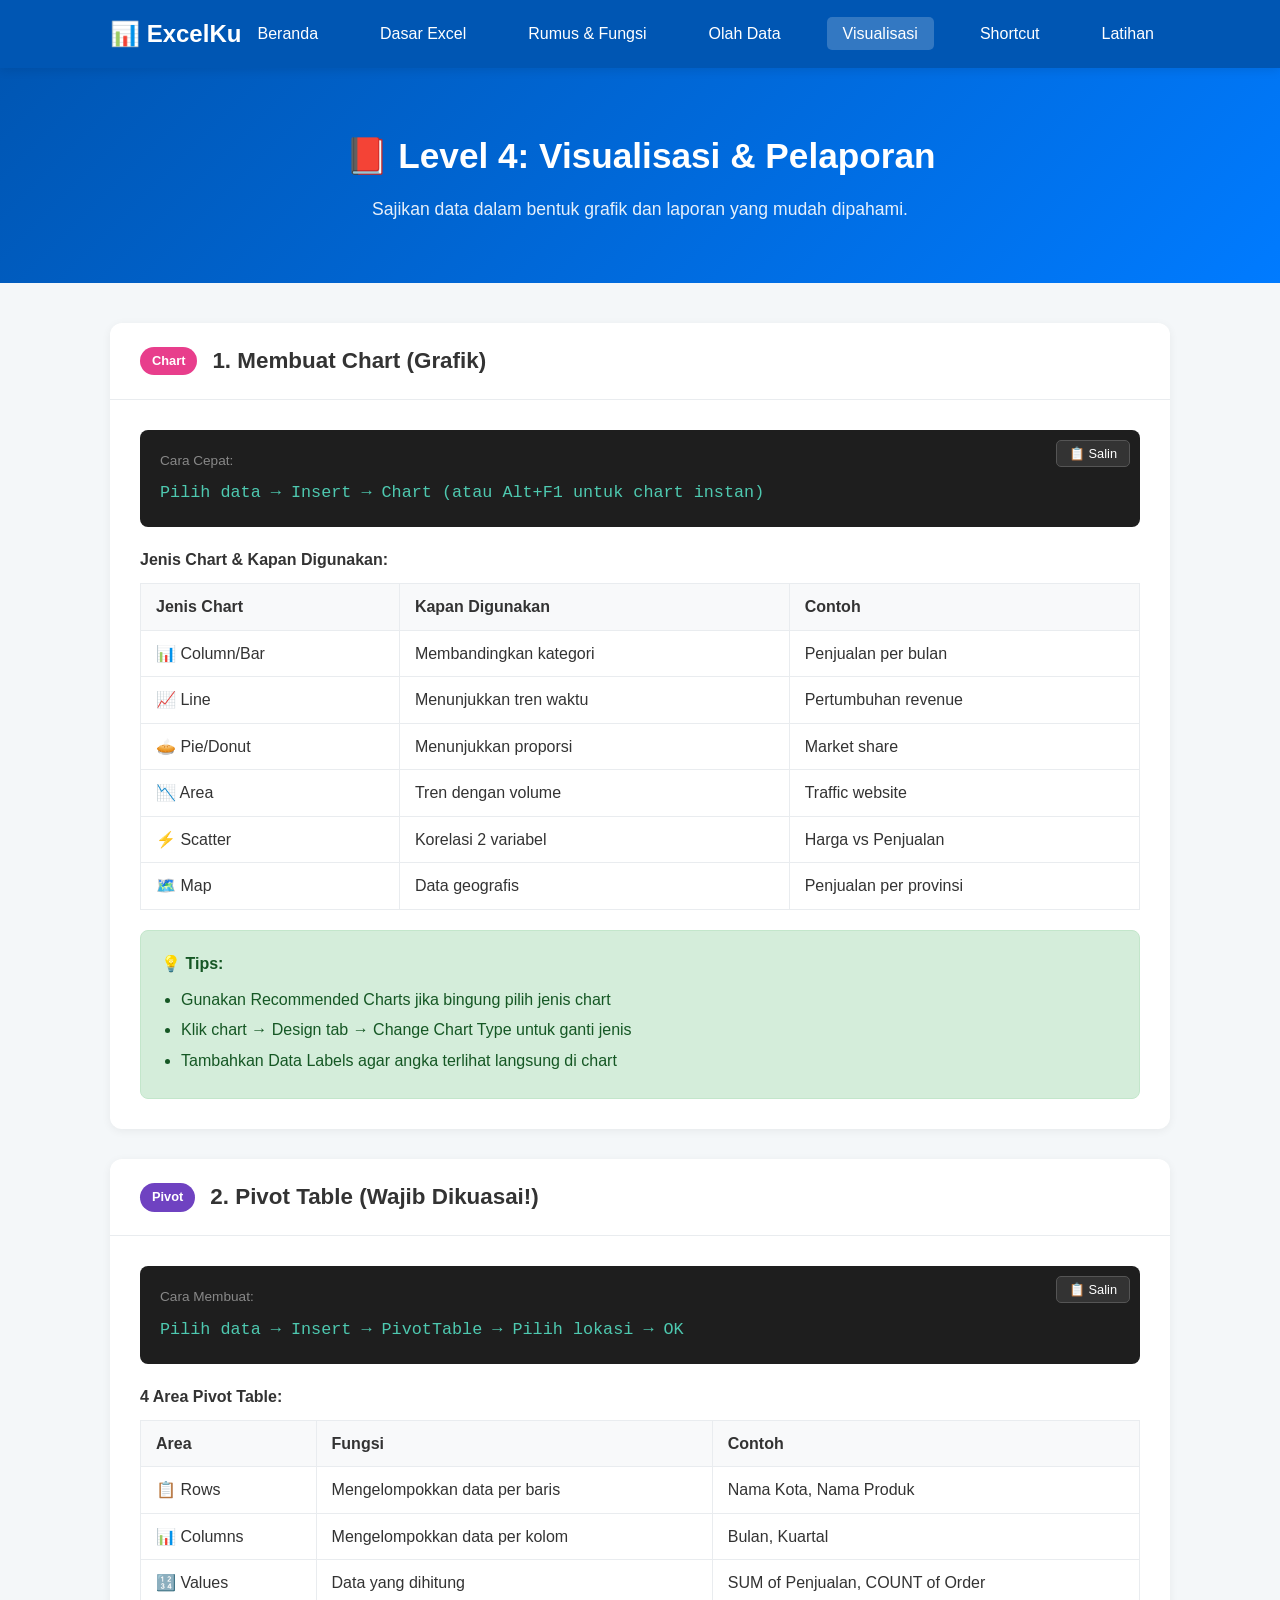
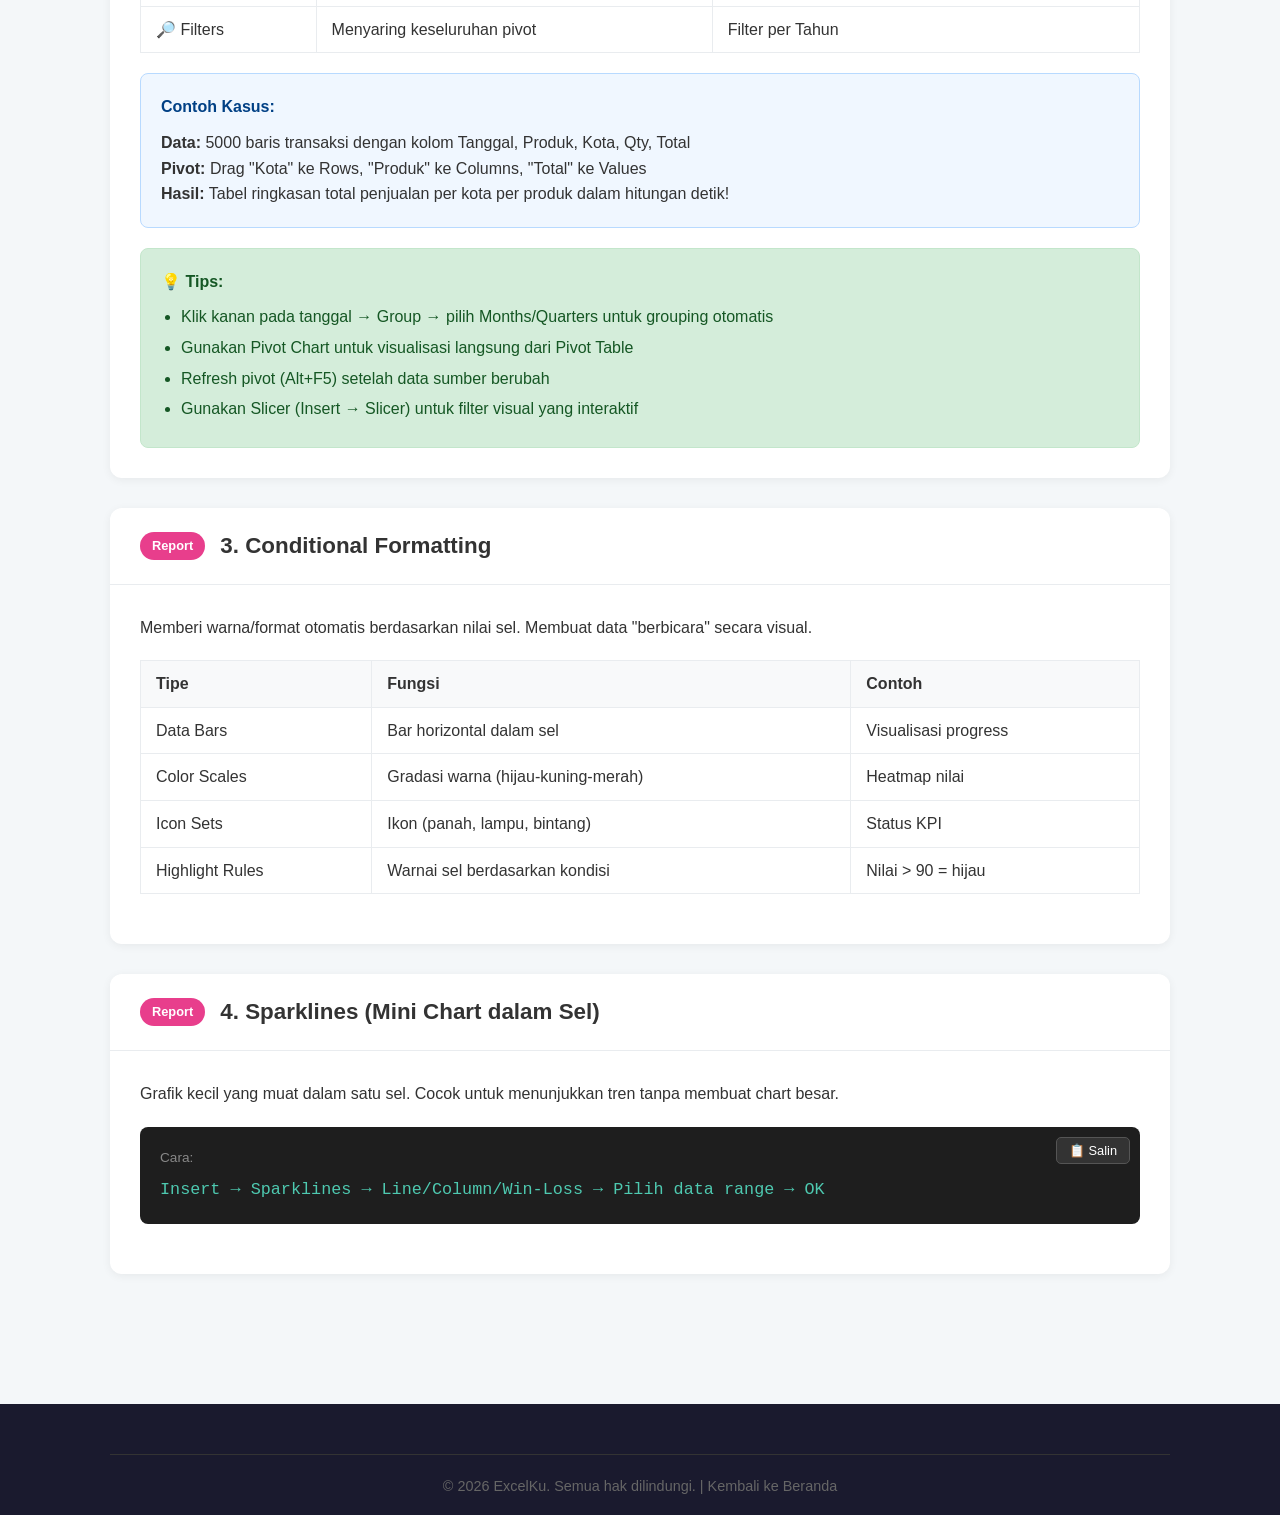
<file: visualisasi.html>
<!DOCTYPE html>
<html lang="id">
<head>
    <meta charset="UTF-8">
    <meta name="viewport" content="width=device-width, initial-scale=1.0">
    <title>Visualisasi & Pelaporan - ExcelKu</title>
    <link rel="stylesheet" href="style.css">
</head>
<body>
    <nav class="navbar">
        <div class="nav-container">
            <a href="index.html" class="nav-logo">📊 ExcelKu</a>
            <button class="hamburger" id="hamburger"><span></span><span></span><span></span></button>
            <ul class="nav-menu" id="navMenu">
                <li><a href="index.html" class="nav-link">Beranda</a></li>
                <li><a href="dasar.html" class="nav-link">Dasar Excel</a></li>
                <li><a href="rumus.html" class="nav-link">Rumus &amp; Fungsi</a></li>
                <li><a href="olahdata.html" class="nav-link">Olah Data</a></li>
                <li><a href="visualisasi.html" class="nav-link active">Visualisasi</a></li>
                <li><a href="shortcut.html" class="nav-link">Shortcut</a></li>
                <li><a href="latihan.html" class="nav-link">Latihan</a></li>
            </ul>
        </div>
    </nav>

    <section class="page-header">
        <h1>📕 Level 4: Visualisasi &amp; Pelaporan</h1>
        <p>Sajikan data dalam bentuk grafik dan laporan yang mudah dipahami.</p>
    </section>

    <section class="formulas-section">
        <div class="container-main">

            <article class="formula-article">
                <div class="formula-header"><span class="category-badge badge-data">Chart</span><h2>1. Membuat Chart (Grafik)</h2></div>
                <div class="formula-body">
                    <div class="syntax-box">
                        <div class="syntax-label">Cara Cepat:</div>
                        <code>Pilih data → Insert → Chart (atau Alt+F1 untuk chart instan)</code>
                        <button class="copy-btn" onclick="copyCode(this)">📋 Salin</button>
                    </div>
                    <div class="params-table">
                        <h4>Jenis Chart &amp; Kapan Digunakan:</h4>
                        <table>
                            <tr><th>Jenis Chart</th><th>Kapan Digunakan</th><th>Contoh</th></tr>
                            <tr><td>📊 Column/Bar</td><td>Membandingkan kategori</td><td>Penjualan per bulan</td></tr>
                            <tr><td>📈 Line</td><td>Menunjukkan tren waktu</td><td>Pertumbuhan revenue</td></tr>
                            <tr><td>🥧 Pie/Donut</td><td>Menunjukkan proporsi</td><td>Market share</td></tr>
                            <tr><td>📉 Area</td><td>Tren dengan volume</td><td>Traffic website</td></tr>
                            <tr><td>⚡ Scatter</td><td>Korelasi 2 variabel</td><td>Harga vs Penjualan</td></tr>
                            <tr><td>🗺️ Map</td><td>Data geografis</td><td>Penjualan per provinsi</td></tr>
                        </table>
                    </div>
                    <div class="tips-box"><h4>💡 Tips:</h4><ul><li>Gunakan Recommended Charts jika bingung pilih jenis chart</li><li>Klik chart → Design tab → Change Chart Type untuk ganti jenis</li><li>Tambahkan Data Labels agar angka terlihat langsung di chart</li></ul></div>
                </div>
            </article>

            <article class="formula-article" id="pivot">
                <div class="formula-header"><span class="category-badge badge-statistik">Pivot</span><h2>2. Pivot Table (Wajib Dikuasai!)</h2></div>
                <div class="formula-body">
                    <div class="syntax-box">
                        <div class="syntax-label">Cara Membuat:</div>
                        <code>Pilih data → Insert → PivotTable → Pilih lokasi → OK</code>
                        <button class="copy-btn" onclick="copyCode(this)">📋 Salin</button>
                    </div>
                    <div class="params-table">
                        <h4>4 Area Pivot Table:</h4>
                        <table>
                            <tr><th>Area</th><th>Fungsi</th><th>Contoh</th></tr>
                            <tr><td>📋 Rows</td><td>Mengelompokkan data per baris</td><td>Nama Kota, Nama Produk</td></tr>
                            <tr><td>📊 Columns</td><td>Mengelompokkan data per kolom</td><td>Bulan, Kuartal</td></tr>
                            <tr><td>🔢 Values</td><td>Data yang dihitung</td><td>SUM of Penjualan, COUNT of Order</td></tr>
                            <tr><td>🔎 Filters</td><td>Menyaring keseluruhan pivot</td><td>Filter per Tahun</td></tr>
                        </table>
                    </div>
                    <div class="example-box">
                        <h4>Contoh Kasus:</h4>
                        <p><strong>Data:</strong> 5000 baris transaksi dengan kolom Tanggal, Produk, Kota, Qty, Total</p>
                        <p><strong>Pivot:</strong> Drag "Kota" ke Rows, "Produk" ke Columns, "Total" ke Values</p>
                        <p><strong>Hasil:</strong> Tabel ringkasan total penjualan per kota per produk dalam hitungan detik!</p>
                    </div>
                    <div class="tips-box"><h4>💡 Tips:</h4><ul>
                        <li>Klik kanan pada tanggal → Group → pilih Months/Quarters untuk grouping otomatis</li>
                        <li>Gunakan Pivot Chart untuk visualisasi langsung dari Pivot Table</li>
                        <li>Refresh pivot (Alt+F5) setelah data sumber berubah</li>
                        <li>Gunakan Slicer (Insert → Slicer) untuk filter visual yang interaktif</li>
                    </ul></div>
                </div>
            </article>

            <article class="formula-article">
                <div class="formula-header"><span class="category-badge badge-data">Report</span><h2>3. Conditional Formatting</h2></div>
                <div class="formula-body">
                    <div class="explanation"><p>Memberi warna/format otomatis berdasarkan nilai sel. Membuat data "berbicara" secara visual.</p></div>
                    <div class="params-table">
                        <table>
                            <tr><th>Tipe</th><th>Fungsi</th><th>Contoh</th></tr>
                            <tr><td>Data Bars</td><td>Bar horizontal dalam sel</td><td>Visualisasi progress</td></tr>
                            <tr><td>Color Scales</td><td>Gradasi warna (hijau-kuning-merah)</td><td>Heatmap nilai</td></tr>
                            <tr><td>Icon Sets</td><td>Ikon (panah, lampu, bintang)</td><td>Status KPI</td></tr>
                            <tr><td>Highlight Rules</td><td>Warnai sel berdasarkan kondisi</td><td>Nilai > 90 = hijau</td></tr>
                        </table>
                    </div>
                </div>
            </article>

            <article class="formula-article">
                <div class="formula-header"><span class="category-badge badge-data">Report</span><h2>4. Sparklines (Mini Chart dalam Sel)</h2></div>
                <div class="formula-body">
                    <div class="explanation"><p>Grafik kecil yang muat dalam satu sel. Cocok untuk menunjukkan tren tanpa membuat chart besar.</p></div>
                    <div class="syntax-box">
                        <div class="syntax-label">Cara:</div>
                        <code>Insert → Sparklines → Line/Column/Win-Loss → Pilih data range → OK</code>
                        <button class="copy-btn" onclick="copyCode(this)">📋 Salin</button>
                    </div>
                </div>
            </article>

        </div>
    </section>

    <footer>
        <div class="container-main"><div class="footer-bottom"><p>&copy; 2026 ExcelKu. Semua hak dilindungi. | <a href="index.html">Kembali ke Beranda</a></p></div></div>
    </footer>
    <script src="script.js"></script>
</body>
</html>
</file>
<file: style.css>
/* === CSS untuk Website Tutorial Excel (ExcelKu) === */

/* Reset & Global */
* {
    margin: 0;
    padding: 0;
    box-sizing: border-box;
}

body {
    font-family: 'Segoe UI', Tahoma, Geneva, Verdana, sans-serif;
    line-height: 1.6;
    color: #333;
    background-color: #f4f7f9;
}

a {
    text-decoration: none;
    color: inherit;
}

ul {
    list-style: none;
}

/* Container */
.container-main {
    max-width: 1100px;
    margin: 0 auto;
    padding: 0 20px;
}

/* ========== NAVBAR ========== */
.navbar {
    background: #0056b3;
    padding: 15px 0;
    position: sticky;
    top: 0;
    z-index: 1000;
    box-shadow: 0 2px 10px rgba(0,0,0,0.1);
}

.nav-container {
    max-width: 1100px;
    margin: 0 auto;
    padding: 0 20px;
    display: flex;
    justify-content: space-between;
    align-items: center;
}

.nav-logo {
    color: #fff;
    font-size: 1.5em;
    font-weight: bold;
}

.nav-menu {
    display: flex;
    gap: 30px;
}

.nav-link {
    color: #fff;
    font-size: 1em;
    padding: 8px 16px;
    border-radius: 5px;
    transition: background 0.3s;
}

.nav-link:hover,
.nav-link.active {
    background: rgba(255,255,255,0.2);
}

/* Hamburger */
.hamburger {
    display: none;
    flex-direction: column;
    gap: 5px;
    background: none;
    border: none;
    cursor: pointer;
    padding: 5px;
}

.hamburger span {
    width: 25px;
    height: 3px;
    background: #fff;
    border-radius: 3px;
    transition: 0.3s;
}

/* ========== HERO ========== */
.hero {
    background: linear-gradient(135deg, #0056b3 0%, #007bff 50%, #28a745 100%);
    color: #fff;
    padding: 80px 20px;
    text-align: center;
}

.hero h1 {
    font-size: 2.8em;
    margin-bottom: 15px;
}

.hero p {
    font-size: 1.2em;
    margin-bottom: 30px;
    opacity: 0.9;
}

.hero-buttons {
    display: flex;
    gap: 15px;
    justify-content: center;
    flex-wrap: wrap;
}

.btn {
    padding: 14px 28px;
    border-radius: 8px;
    font-size: 1.1em;
    font-weight: 600;
    transition: transform 0.2s, box-shadow 0.2s;
    display: inline-block;
}

.btn:hover {
    transform: translateY(-2px);
    box-shadow: 0 5px 15px rgba(0,0,0,0.2);
}

.btn-primary {
    background: #fff;
    color: #0056b3;
}

.btn-secondary {
    background: rgba(255,255,255,0.15);
    color: #fff;
    border: 2px solid #fff;
}

/* ========== STATS ========== */
.stats-section {
    padding: 50px 0;
    background: #fff;
}

.stats-grid {
    display: grid;
    grid-template-columns: repeat(auto-fit, minmax(200px, 1fr));
    gap: 20px;
    text-align: center;
}

.stat-card {
    padding: 30px 20px;
    border-radius: 10px;
    background: #f8f9fa;
    border: 1px solid #e9ecef;
}

.stat-number {
    display: block;
    font-size: 2.5em;
    font-weight: bold;
    color: #0056b3;
}

.stat-label {
    display: block;
    margin-top: 5px;
    color: #666;
    font-size: 1em;
}

/* ========== SECTION TITLES ========== */
.section-title {
    text-align: center;
    font-size: 1.8em;
    color: #0056b3;
    margin-bottom: 30px;
}

/* ========== POPULAR FORMULAS ========== */
.popular-section {
    padding: 60px 0;
}

.cards-grid {
    display: grid;
    grid-template-columns: repeat(auto-fit, minmax(300px, 1fr));
    gap: 25px;
}

.formula-card {
    background: #fff;
    border-radius: 12px;
    padding: 30px;
    box-shadow: 0 3px 15px rgba(0,0,0,0.08);
    transition: transform 0.3s, box-shadow 0.3s;
    border-top: 4px solid #ccc;
}

.formula-card:hover {
    transform: translateY(-5px);
    box-shadow: 0 8px 25px rgba(0,0,0,0.12);
}

.card-logic {
    border-top-color: #ffc107;
}

.card-reference {
    border-top-color: #007bff;
}

.card-icon {
    font-size: 2em;
    margin-bottom: 10px;
}

.formula-card h3 {
    font-size: 1.4em;
    color: #333;
    margin-bottom: 10px;
}

.formula-card p {
    color: #666;
    margin-bottom: 15px;
}

.formula-card code {
    display: block;
    background: #e9ecef;
    padding: 10px;
    border-radius: 5px;
    font-family: 'Consolas', monospace;
    font-size: 0.9em;
    margin-bottom: 15px;
    color: #d63384;
}

.card-link {
    color: #007bff;
    font-weight: 600;
    transition: color 0.3s;
}

.card-link:hover {
    color: #0056b3;
}

/* ========== TIPS ========== */
.tips-section {
    padding: 60px 0;
    background: #fff;
}

.tips-grid {
    display: grid;
    grid-template-columns: repeat(auto-fit, minmax(300px, 1fr));
    gap: 20px;
}

.tip-item {
    display: flex;
    align-items: flex-start;
    gap: 15px;
    padding: 20px;
    background: #f8f9fa;
    border-radius: 10px;
    border-left: 4px solid #28a745;
}

.tip-number {
    background: #28a745;
    color: #fff;
    width: 30px;
    height: 30px;
    border-radius: 50%;
    display: flex;
    align-items: center;
    justify-content: center;
    font-weight: bold;
    flex-shrink: 0;
}

.tip-item p {
    color: #555;
}

kbd {
    background: #333;
    color: #fff;
    padding: 2px 8px;
    border-radius: 4px;
    font-size: 0.85em;
    font-family: 'Consolas', monospace;
    box-shadow: 0 2px 0 #111;
}

/* ========== PAGE HEADER ========== */
.page-header {
    background: linear-gradient(135deg, #0056b3, #007bff);
    color: #fff;
    padding: 60px 20px;
    text-align: center;
}

.page-header-shortcut {
    background: linear-gradient(135deg, #1a7a3a, #28a745);
}

.page-header h1 {
    font-size: 2.2em;
    margin-bottom: 10px;
}

.page-header p {
    font-size: 1.1em;
    opacity: 0.9;
}

/* ========== FILTER BAR ========== */
.filter-section {
    padding: 30px 0;
    background: #fff;
    border-bottom: 1px solid #e9ecef;
    position: sticky;
    top: 60px;
    z-index: 100;
}

.filter-bar {
    display: flex;
    flex-direction: column;
    gap: 15px;
}

.search-input {
    width: 100%;
    padding: 12px 20px;
    border: 2px solid #e9ecef;
    border-radius: 8px;
    font-size: 1em;
    transition: border-color 0.3s;
}

.search-input:focus {
    outline: none;
    border-color: #007bff;
}

.filter-buttons {
    display: flex;
    flex-wrap: wrap;
    gap: 8px;
}

.filter-btn {
    padding: 8px 16px;
    border: 2px solid #e9ecef;
    background: #fff;
    border-radius: 20px;
    cursor: pointer;
    font-size: 0.9em;
    transition: all 0.3s;
}

.filter-btn:hover {
    border-color: #007bff;
    color: #007bff;
}

.filter-btn.active {
    background: #007bff;
    color: #fff;
    border-color: #007bff;
}

/* ========== FORMULA ARTICLES ========== */
.formulas-section {
    padding: 40px 0;
}

.formula-article {
    background: #fff;
    border-radius: 12px;
    margin-bottom: 30px;
    box-shadow: 0 2px 10px rgba(0,0,0,0.06);
    overflow: hidden;
    transition: box-shadow 0.3s;
}

.formula-article:hover {
    box-shadow: 0 5px 20px rgba(0,0,0,0.1);
}

.formula-header {
    padding: 20px 30px;
    border-bottom: 1px solid #e9ecef;
    display: flex;
    align-items: center;
    gap: 15px;
}

.formula-header h2 {
    font-size: 1.4em;
    color: #333;
}

.category-badge {
    padding: 4px 12px;
    border-radius: 15px;
    font-size: 0.8em;
    font-weight: 600;
    color: #fff;
}

.badge-logika { background: #ffc107; color: #333; }
.badge-referensi { background: #007bff; }
.badge-statistik { background: #6f42c1; }
.badge-teks { background: #fd7e14; }
.badge-tanggal { background: #20c997; }
.badge-data { background: #e83e8c; }

.formula-body {
    padding: 30px;
}

.syntax-box {
    background: #1e1e1e;
    padding: 20px;
    border-radius: 8px;
    margin-bottom: 20px;
    position: relative;
    overflow-x: auto;
}

.syntax-label {
    color: #888;
    font-size: 0.85em;
    margin-bottom: 8px;
}

.syntax-box code {
    color: #4ec9b0;
    font-family: 'Consolas', 'Monaco', monospace;
    font-size: 1.05em;
    white-space: pre-wrap;
}

.copy-btn {
    position: absolute;
    top: 10px;
    right: 10px;
    background: #333;
    color: #fff;
    border: 1px solid #555;
    padding: 5px 12px;
    border-radius: 5px;
    cursor: pointer;
    font-size: 0.8em;
    transition: background 0.3s;
}

.copy-btn:hover {
    background: #007bff;
}

.params-table {
    margin-bottom: 20px;
}

.params-table h4 {
    margin-bottom: 10px;
    color: #333;
}

.params-table table {
    width: 100%;
    border-collapse: collapse;
}

.params-table th,
.params-table td {
    padding: 10px 15px;
    text-align: left;
    border: 1px solid #e9ecef;
}

.params-table th {
    background: #f8f9fa;
    font-weight: 600;
}

.explanation {
    margin-bottom: 20px;
}

.explanation h4 {
    margin-bottom: 8px;
    color: #333;
}

.example-box {
    background: #f0f7ff;
    border: 1px solid #b8daff;
    padding: 20px;
    border-radius: 8px;
    margin-bottom: 20px;
}

.example-box h4 {
    color: #004085;
    margin-bottom: 10px;
}

.example-box code {
    display: block;
    background: #e2f0ff;
    padding: 10px;
    border-radius: 5px;
    font-family: 'Consolas', monospace;
    margin: 10px 0;
    color: #0056b3;
}

.tips-box {
    background: #d4edda;
    border: 1px solid #c3e6cb;
    padding: 20px;
    border-radius: 8px;
}

.tips-box h4 {
    color: #155724;
    margin-bottom: 10px;
}

.tips-box ul {
    padding-left: 20px;
}

.tips-box li {
    list-style: disc;
    margin-bottom: 5px;
    color: #155724;
}

/* ========== SHORTCUT SECTION ========== */
.guide-section {
    padding: 30px 0;
}

.guide-box {
    background: #fff3cd;
    border: 1px solid #ffc107;
    padding: 20px;
    border-radius: 10px;
    text-align: center;
}

.guide-box h3 {
    margin-bottom: 10px;
    color: #856404;
}

.guide-box p {
    color: #856404;
}

.shortcuts-section {
    padding: 40px 0;
}

.shortcut-category {
    margin-bottom: 40px;
}

.category-title {
    font-size: 1.4em;
    padding: 12px 20px;
    border-radius: 8px;
    margin-bottom: 20px;
    color: #fff;
}

.cat-navigasi { background: #007bff; }
.cat-seleksi { background: #6f42c1; }
.cat-copypaste { background: #fd7e14; }
.cat-format { background: #e83e8c; }
.cat-rumus { background: #20c997; }
.cat-file { background: #6c757d; }
.cat-bariskolom { background: #17a2b8; }
.cat-sheet { background: #28a745; }
.cat-lainnya { background: #ffc107; color: #333; }

.shortcut-grid {
    display: grid;
    grid-template-columns: repeat(auto-fit, minmax(320px, 1fr));
    gap: 12px;
}

.shortcut-item {
    display: flex;
    justify-content: space-between;
    align-items: center;
    background: #fff;
    padding: 15px 20px;
    border-radius: 8px;
    box-shadow: 0 2px 5px rgba(0,0,0,0.05);
    transition: transform 0.2s;
}

.shortcut-item:hover {
    transform: translateX(5px);
    box-shadow: 0 3px 10px rgba(0,0,0,0.1);
}

.shortcut-keys {
    display: flex;
    gap: 5px;
    flex-shrink: 0;
}

.shortcut-keys kbd {
    background: #2d2d2d;
    color: #fff;
    padding: 5px 10px;
    border-radius: 5px;
    font-size: 0.85em;
    box-shadow: 0 3px 0 #111, 0 4px 5px rgba(0,0,0,0.2);
    min-width: 30px;
    text-align: center;
}

.shortcut-desc {
    color: #555;
    font-size: 0.95em;
    text-align: right;
    margin-left: 15px;
}

/* ========== FOOTER ========== */
footer {
    background: #1a1a2e;
    color: #ccc;
    padding: 50px 0 20px;
    margin-top: 60px;
}

.footer-grid {
    display: grid;
    grid-template-columns: repeat(auto-fit, minmax(250px, 1fr));
    gap: 30px;
    margin-bottom: 30px;
}

.footer-col h4 {
    color: #fff;
    margin-bottom: 15px;
    font-size: 1.1em;
}

.footer-col p {
    color: #aaa;
    font-size: 0.95em;
}

.footer-col ul li {
    margin-bottom: 8px;
}

.footer-col ul li a {
    color: #aaa;
    transition: color 0.3s;
}

.footer-col ul li a:hover {
    color: #007bff;
}

.footer-bottom {
    text-align: center;
    padding-top: 20px;
    border-top: 1px solid #333;
    color: #666;
    font-size: 0.9em;
}

/* ========== RESPONSIVE ========== */
@media (max-width: 768px) {
    .hamburger {
        display: flex;
    }

    .nav-menu {
        display: none;
        position: absolute;
        top: 100%;
        left: 0;
        right: 0;
        background: #0056b3;
        flex-direction: column;
        padding: 20px;
        gap: 10px;
        box-shadow: 0 5px 15px rgba(0,0,0,0.2);
    }

    .nav-menu.active {
        display: flex;
    }

    .hero h1 {
        font-size: 2em;
    }

    .hero p {
        font-size: 1em;
    }

    .shortcut-grid {
        grid-template-columns: 1fr;
    }

    .shortcut-item {
        flex-direction: column;
        align-items: flex-start;
        gap: 10px;
    }

    .shortcut-desc {
        text-align: left;
        margin-left: 0;
    }

    .filter-section {
        position: static;
    }

    .cards-grid {
        grid-template-columns: 1fr;
    }

    .formula-body {
        padding: 20px;
    }

    .formula-header {
        padding: 15px 20px;
        flex-direction: column;
        align-items: flex-start;
        gap: 8px;
    }
}

/* ========== ANIMATIONS ========== */
.formula-article,
.shortcut-item,
.formula-card,
.tip-item {
    animation: fadeInUp 0.5s ease forwards;
    opacity: 0;
}

@keyframes fadeInUp {
    from {
        opacity: 0;
        transform: translateY(20px);
    }
    to {
        opacity: 1;
        transform: translateY(0);
    }
}

/* Stagger animation */
.formula-article:nth-child(1) { animation-delay: 0.1s; }
.formula-article:nth-child(2) { animation-delay: 0.2s; }
.formula-article:nth-child(3) { animation-delay: 0.3s; }
.formula-article:nth-child(4) { animation-delay: 0.4s; }
.formula-article:nth-child(5) { animation-delay: 0.5s; }

.shortcut-category { animation: fadeInUp 0.5s ease forwards; opacity: 0; }
.shortcut-category:nth-child(1) { animation-delay: 0.1s; }
.shortcut-category:nth-child(2) { animation-delay: 0.2s; }
.shortcut-category:nth-child(3) { animation-delay: 0.3s; }

/* Hidden class for filter */
.hidden {
    display: none !important;
}


/* ========== DEMO ANIMATION SECTION ========== */
.demo-animation {
    margin-top: 20px;
    background: #f8f9fa;
    border: 2px solid #dee2e6;
    border-radius: 10px;
    padding: 20px;
}

.demo-animation h4 {
    color: #333;
    margin-bottom: 15px;
    font-size: 1.1em;
}

.excel-sheet-demo {
    background: #fff;
    border: 1px solid #bbb;
    border-radius: 6px;
    overflow: hidden;
    box-shadow: 0 2px 8px rgba(0,0,0,0.08);
}

.sheet-header {
    display: grid;
    grid-template-columns: repeat(auto-fit, minmax(80px, 1fr));
    background: #e2e8f0;
    border-bottom: 2px solid #bbb;
}

.sheet-header .header-cell {
    text-align: center;
    font-weight: bold;
    color: #555;
    padding: 8px;
    border-right: 1px solid #ccc;
    font-size: 0.85em;
}

.sheet-row {
    display: grid;
    grid-template-columns: repeat(auto-fit, minmax(80px, 1fr));
    border-bottom: 1px solid #e9ecef;
}

.sheet-row:last-of-type {
    border-bottom: none;
}

.sheet-cell {
    padding: 10px 12px;
    border-right: 1px solid #e9ecef;
    font-size: 0.9em;
    text-align: center;
    transition: all 0.3s;
}

.sheet-cell:last-child {
    border-right: none;
}

.label-cell {
    background: #f1f5f9;
    font-weight: 600;
    color: #475569;
    font-size: 0.85em;
}

.highlight-cell {
    background: #fff3cd;
    font-weight: 600;
    color: #856404;
}

.result-cell {
    background: #d4edda;
    font-weight: bold;
    color: #155724;
}

.result-cell-fail {
    background: #f8d7da;
    font-weight: bold;
    color: #721c24;
}

.selected-cell {
    background: #cce5ff;
    border: 1px solid #007bff;
}

.active-cell {
    background: #007bff;
    color: #fff;
    font-weight: bold;
}

/* Formula Bar */
.formula-bar-demo {
    display: flex;
    align-items: center;
    gap: 10px;
    padding: 10px 15px;
    background: #e8f4fd;
    border-top: 2px solid #007bff;
}

.fx-label {
    font-weight: bold;
    color: #007bff;
    font-size: 0.9em;
    flex-shrink: 0;
}

.fx-formula {
    font-family: 'Consolas', monospace;
    font-size: 0.85em;
    color: #333;
}

/* ========== ANIMATIONS ========== */
/* Pulse animation for highlighted cells */
.anim-pulse {
    animation: cellPulse 2s ease-in-out infinite;
}

@keyframes cellPulse {
    0%, 100% { 
        background: #fff3cd; 
        transform: scale(1);
    }
    50% { 
        background: #ffc107; 
        transform: scale(1.02);
        box-shadow: 0 0 10px rgba(255, 193, 7, 0.5);
    }
}

/* Typing animation for result cells */
.anim-typing {
    animation: typeResult 3s ease-in-out infinite;
}

@keyframes typeResult {
    0%, 30% { 
        opacity: 0;
        background: #f8f9fa;
    }
    50%, 100% { 
        opacity: 1;
        background: #d4edda;
    }
}

/* Selection animation */
.anim-select {
    animation: selectCell 2.5s ease-in-out infinite;
}

@keyframes selectCell {
    0%, 30% {
        background: #fff;
        border-color: #e9ecef;
    }
    50%, 100% {
        background: #cce5ff;
        border-color: #007bff;
        box-shadow: inset 0 0 0 2px #007bff;
    }
}

/* Move right animation */
.anim-move-right {
    animation: moveRight 3s ease-in-out infinite;
}

@keyframes moveRight {
    0%, 20% { transform: translateX(0); }
    40%, 60% { transform: translateX(100%); }
    80%, 100% { transform: translateX(200%); }
}

/* Format bold animation */
.anim-format-bold {
    animation: formatBold 2.5s ease-in-out infinite;
}

@keyframes formatBold {
    0%, 40% { 
        opacity: 0;
        transform: scale(0.9);
    }
    60%, 100% { 
        opacity: 1;
        transform: scale(1);
    }
}

/* Delay classes */
.delay-1 { animation-delay: 0.5s; }
.delay-2 { animation-delay: 1s; }

.delay-1 .anim-pulse,
.delay-1 .anim-typing,
.delay-1 .anim-select { animation-delay: 0.5s; }

.delay-2 .anim-pulse,
.delay-2 .anim-typing,
.delay-2 .anim-select { animation-delay: 1s; }

/* Pivot arrow animation */
.pivot-arrow {
    animation: bounceDown 1.5s ease-in-out infinite;
}

@keyframes bounceDown {
    0%, 100% { transform: translateY(0); }
    50% { transform: translateY(5px); }
}

/* Responsive demo */
@media (max-width: 768px) {
    .sheet-row,
    .sheet-header {
        grid-template-columns: repeat(auto-fit, minmax(60px, 1fr));
    }

    .sheet-cell {
        padding: 8px 6px;
        font-size: 0.8em;
    }

    .fx-formula {
        font-size: 0.75em;
    }
}


/* ========== INTERACTIVE SHORTCUT ITEMS (Click to show demo) ========== */
.shortcut-list-interactive {
    display: flex;
    flex-direction: column;
    gap: 8px;
}

.shortcut-item-interactive {
    background: #fff;
    border-radius: 8px;
    box-shadow: 0 2px 5px rgba(0,0,0,0.05);
    overflow: hidden;
    transition: box-shadow 0.3s;
    cursor: pointer;
}

.shortcut-item-interactive:hover {
    box-shadow: 0 4px 12px rgba(0,0,0,0.12);
}

.shortcut-item-interactive.active {
    box-shadow: 0 4px 15px rgba(0, 123, 255, 0.2);
    border: 1px solid #007bff;
}

.shortcut-main {
    display: flex;
    align-items: center;
    padding: 14px 20px;
    gap: 15px;
}

.shortcut-main .shortcut-keys {
    flex-shrink: 0;
}

.shortcut-main .shortcut-desc {
    flex: 1;
    text-align: left;
    color: #555;
}

.demo-toggle-icon {
    font-size: 0.8em;
    color: #999;
    transition: transform 0.3s;
    flex-shrink: 0;
}

.shortcut-item-interactive.active .demo-toggle-icon {
    transform: rotate(90deg);
    color: #007bff;
}

/* Demo panel (hidden by default) */
.shortcut-demo {
    display: none;
    padding: 15px 20px;
    background: #f0f7ff;
    border-top: 1px solid #e0e8f0;
    animation: slideDown 0.3s ease;
}

.shortcut-item-interactive.active .shortcut-demo {
    display: block;
}

@keyframes slideDown {
    from { opacity: 0; max-height: 0; }
    to { opacity: 1; max-height: 300px; }
}

/* Mini Excel Sheet for demos */
.mini-excel {
    background: #fff;
    border: 1px solid #ccc;
    border-radius: 6px;
    overflow: hidden;
    margin-bottom: 10px;
}

.mini-excel.mini-dialog {
    background: #f8f9fa;
    display: flex;
    align-items: center;
    justify-content: center;
    padding: 20px;
}

.mini-row {
    display: flex;
    border-bottom: 1px solid #e9ecef;
}

.mini-row:last-child {
    border-bottom: none;
}

.mini-row.mini-tabs {
    background: #e8e8e8;
    border-bottom: 2px solid #007bff;
}

.mini-cell {
    flex: 1;
    padding: 10px 12px;
    text-align: center;
    font-size: 0.85em;
    border-right: 1px solid #e9ecef;
    transition: all 0.3s;
}

.mini-cell:last-child {
    border-right: none;
}

.mini-header {
    background: #e2e8f0;
    font-weight: bold;
    color: #555;
    font-size: 0.8em;
}

.mini-active {
    background: #cce5ff;
    font-weight: 600;
    color: #004085;
    animation: miniPulse 2s ease-in-out infinite;
}

@keyframes miniPulse {
    0%, 100% { background: #cce5ff; }
    50% { background: #99ccff; }
}

.mini-prev {
    background: #fff3cd;
    color: #856404;
    font-style: italic;
}

.mini-empty {
    background: #f8f9fa;
    color: #ccc;
    font-style: italic;
}

.mini-selected {
    background: #b3d9ff;
    border: 1px solid #007bff;
    font-weight: 500;
    animation: miniSelect 2s ease-in-out infinite;
}

@keyframes miniSelect {
    0%, 100% { background: #b3d9ff; }
    50% { background: #80bfff; }
}

.mini-copy {
    background: #d4edda;
    color: #155724;
    border: 2px dashed #28a745;
    animation: miniDash 1.5s linear infinite;
}

@keyframes miniDash {
    0% { border-color: #28a745; }
    50% { border-color: transparent; }
    100% { border-color: #28a745; }
}

.mini-cut {
    background: #f8d7da;
    color: #721c24;
    text-decoration: line-through;
}

.mini-hidden {
    background: #e2e3e5;
    color: #999;
    font-size: 0.75em;
    height: 8px;
    padding: 2px;
    overflow: hidden;
}

.mini-arrow {
    background: transparent;
    color: #007bff;
    font-weight: bold;
    flex: 0.5;
}

.mini-border {
    border: 2px solid #333 !important;
    font-weight: 600;
}

.mini-table-header {
    background: #007bff;
    color: #fff;
    font-weight: bold;
}

.mini-table-row1 {
    background: #e8f4fd;
}

.mini-table-row2 {
    background: #fff;
}

/* Dialog box style */
.dialog-box {
    background: #fff;
    border: 1px solid #ccc;
    border-radius: 8px;
    padding: 20px;
    box-shadow: 0 4px 15px rgba(0,0,0,0.15);
    text-align: center;
    min-width: 250px;
}

.dialog-title {
    font-weight: bold;
    font-size: 1em;
    margin-bottom: 10px;
    color: #333;
    border-bottom: 1px solid #eee;
    padding-bottom: 8px;
}

.dialog-input {
    font-size: 0.85em;
    color: #555;
    margin-bottom: 12px;
    padding: 8px;
    background: #f8f9fa;
    border-radius: 4px;
}

.dialog-btn {
    display: inline-block;
    background: #007bff;
    color: #fff;
    padding: 6px 20px;
    border-radius: 4px;
    font-size: 0.85em;
    font-weight: 600;
}

/* Demo caption */
.demo-caption {
    font-size: 0.85em;
    color: #555;
    font-style: italic;
    text-align: center;
    padding: 5px 0;
}

/* Responsive for interactive shortcuts */
@media (max-width: 768px) {
    .shortcut-main {
        flex-wrap: wrap;
        gap: 8px;
        padding: 12px 15px;
    }

    .shortcut-main .shortcut-desc {
        width: 100%;
        order: 3;
    }

    .mini-cell {
        padding: 8px 6px;
        font-size: 0.75em;
    }
}


/* ========== BENTO GRID / LEARNING PATH ========== */
.learning-path-section,
.quick-access-section {
    padding: 60px 0;
}

.section-subtitle {
    text-align: center;
    color: #666;
    margin-bottom: 30px;
    margin-top: -20px;
}

.bento-grid {
    display: grid;
    grid-template-columns: repeat(2, 1fr);
    gap: 20px;
}

.bento-card {
    background: #fff;
    border-radius: 16px;
    padding: 30px;
    box-shadow: 0 4px 20px rgba(0,0,0,0.06);
    border-left: 5px solid #ccc;
    transition: transform 0.3s, box-shadow 0.3s;
}

.bento-card:hover {
    transform: translateY(-3px);
    box-shadow: 0 8px 30px rgba(0,0,0,0.1);
}

.bento-level-1 { border-left-color: #28a745; }
.bento-level-2 { border-left-color: #007bff; }
.bento-level-3 { border-left-color: #fd7e14; }
.bento-level-4 { border-left-color: #e83e8c; }

.bento-header {
    display: flex;
    align-items: center;
    gap: 12px;
    margin-bottom: 12px;
}

.bento-level-badge {
    background: #e9ecef;
    padding: 4px 10px;
    border-radius: 12px;
    font-size: 0.75em;
    font-weight: 600;
    color: #555;
}

.bento-card h3 {
    font-size: 1.2em;
    color: #333;
}

.bento-desc {
    color: #666;
    margin-bottom: 15px;
    font-size: 0.95em;
}

.bento-topics {
    list-style: none;
    padding: 0;
    margin-bottom: 15px;
}

.bento-topics li {
    padding: 6px 0;
    color: #555;
    font-size: 0.9em;
    border-bottom: 1px solid #f0f0f0;
}

.bento-topics li:last-child {
    border-bottom: none;
}

.bento-sub-grid {
    display: grid;
    grid-template-columns: repeat(2, 1fr);
    gap: 8px;
    margin-bottom: 15px;
}

.bento-sub-item {
    background: #f0f7ff;
    padding: 8px 12px;
    border-radius: 8px;
    font-size: 0.85em;
    text-align: center;
    color: #0056b3;
}

.bento-link {
    display: inline-block;
    color: #007bff;
    font-weight: 600;
    font-size: 0.95em;
    transition: color 0.3s;
}

.bento-link:hover {
    color: #0056b3;
}

/* Quick Access Cards */
.quick-cards-grid {
    display: grid;
    grid-template-columns: repeat(auto-fit, minmax(300px, 1fr));
    gap: 25px;
}

.quick-card {
    background: #fff;
    border-radius: 16px;
    padding: 35px;
    text-align: center;
    box-shadow: 0 4px 20px rgba(0,0,0,0.06);
    transition: transform 0.3s;
}

.quick-card:hover {
    transform: translateY(-3px);
}

.quick-card-icon {
    font-size: 3em;
    margin-bottom: 15px;
}

.quick-card h3 {
    margin-bottom: 10px;
    color: #333;
}

.quick-card p {
    color: #666;
    margin-bottom: 20px;
}

/* Hero Excel Features */
.hero-excel-intro {
    display: grid;
    grid-template-columns: repeat(auto-fit, minmax(200px, 1fr));
    gap: 20px;
    margin-top: 40px;
    text-align: left;
}

.excel-feature {
    background: rgba(255,255,255,0.15);
    padding: 20px;
    border-radius: 12px;
    backdrop-filter: blur(5px);
}

.excel-feature-icon {
    font-size: 2em;
    display: block;
    margin-bottom: 10px;
}

.excel-feature h3 {
    margin-bottom: 8px;
    font-size: 1.1em;
}

.excel-feature p {
    font-size: 0.9em;
    opacity: 0.9;
}

/* Search Section */
.search-section {
    padding: 30px 0;
    background: #fff;
}

.search-wrapper {
    position: relative;
    max-width: 600px;
    margin: 0 auto;
}

.search-wrapper .search-icon {
    position: absolute;
    left: 15px;
    top: 50%;
    transform: translateY(-50%);
    font-size: 1.2em;
}

.search-wrapper .search-input {
    padding-left: 45px;
}

.search-results {
    max-width: 600px;
    margin: 10px auto 0;
}

/* Quiz Styles */
.quiz-question {
    margin-bottom: 25px;
    padding-bottom: 20px;
    border-bottom: 1px solid #e9ecef;
}

.quiz-question h4 {
    margin-bottom: 12px;
    color: #333;
}

.quiz-options {
    display: grid;
    grid-template-columns: repeat(2, 1fr);
    gap: 10px;
}

.quiz-btn {
    padding: 12px 16px;
    border: 2px solid #e9ecef;
    background: #fff;
    border-radius: 8px;
    cursor: pointer;
    font-size: 0.9em;
    text-align: left;
    transition: all 0.3s;
}

.quiz-btn:hover {
    border-color: #007bff;
    background: #f0f7ff;
}

.quiz-btn.correct {
    border-color: #28a745;
    background: #d4edda;
    color: #155724;
}

.quiz-btn.wrong {
    border-color: #dc3545;
    background: #f8d7da;
    color: #721c24;
}

.quiz-btn:disabled {
    cursor: not-allowed;
    opacity: 0.7;
}

.quiz-feedback {
    margin-top: 10px;
    font-size: 0.9em;
    font-weight: 600;
}

/* Responsive Bento */
@media (max-width: 768px) {
    .bento-grid {
        grid-template-columns: 1fr;
    }

    .quiz-options {
        grid-template-columns: 1fr;
    }

    .hero-excel-intro {
        grid-template-columns: 1fr;
    }
}


/* ========== SEARCH RESULTS ========== */
.search-result-item {
    display: flex;
    justify-content: space-between;
    align-items: center;
    padding: 12px 16px;
    background: #fff;
    border: 1px solid #e9ecef;
    border-radius: 8px;
    margin-bottom: 6px;
    transition: background 0.2s;
    color: #333;
}

.search-result-item:hover {
    background: #f0f7ff;
    border-color: #007bff;
}

.search-result-title {
    font-weight: 500;
}

.search-result-cat {
    font-size: 0.8em;
    background: #e9ecef;
    padding: 3px 10px;
    border-radius: 12px;
    color: #666;
}
</file>
